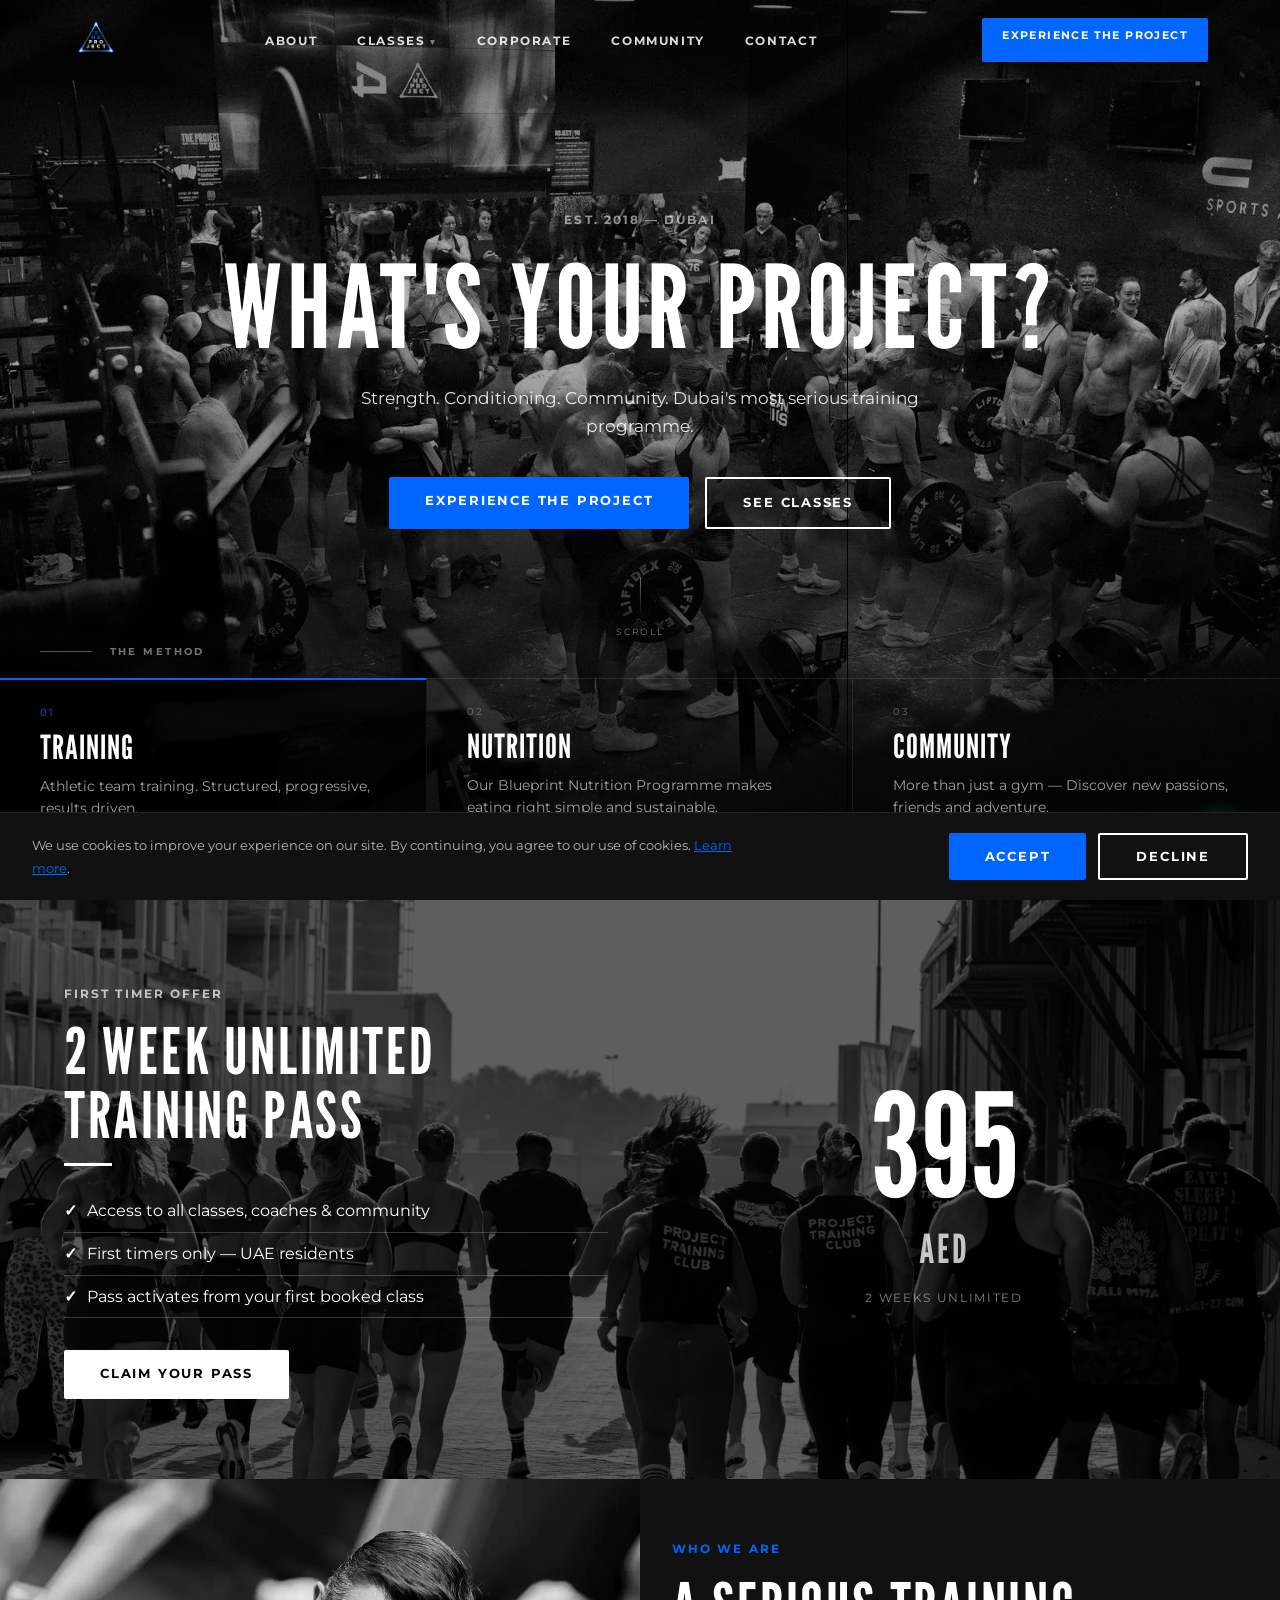
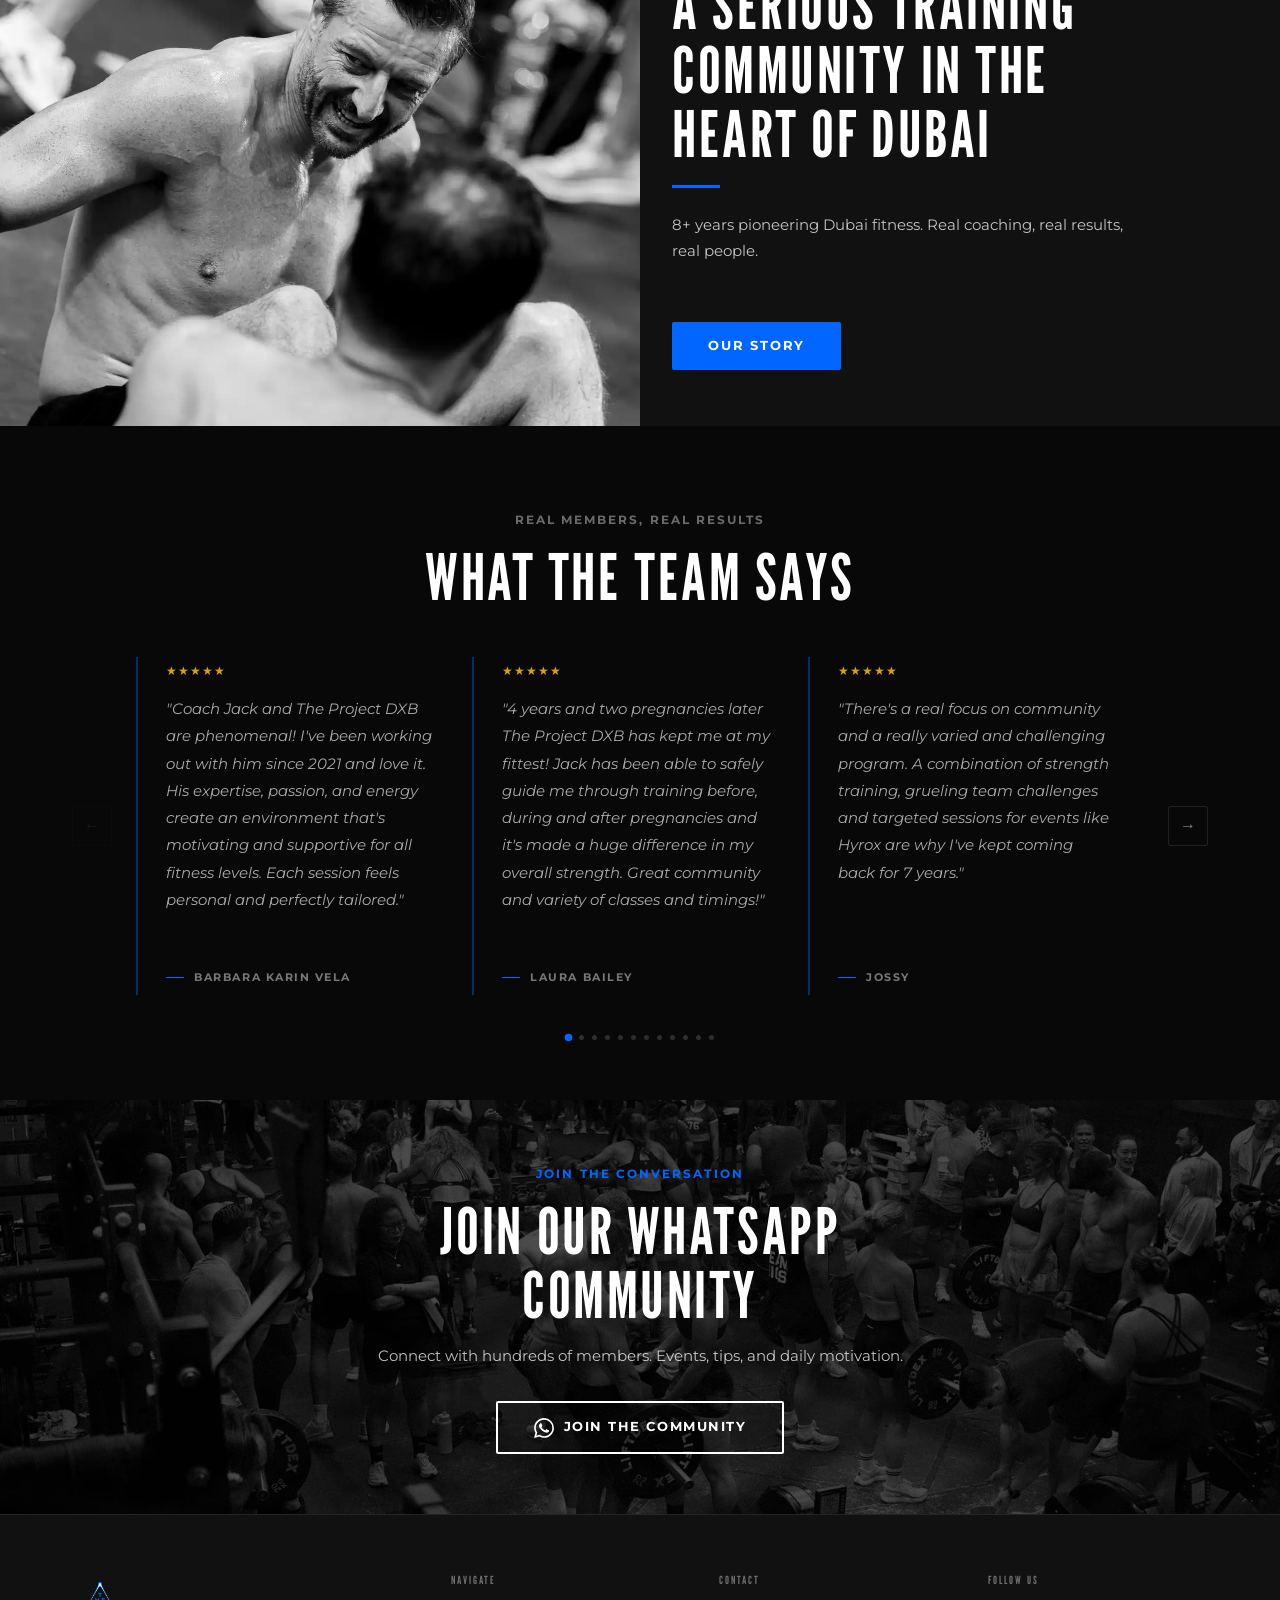
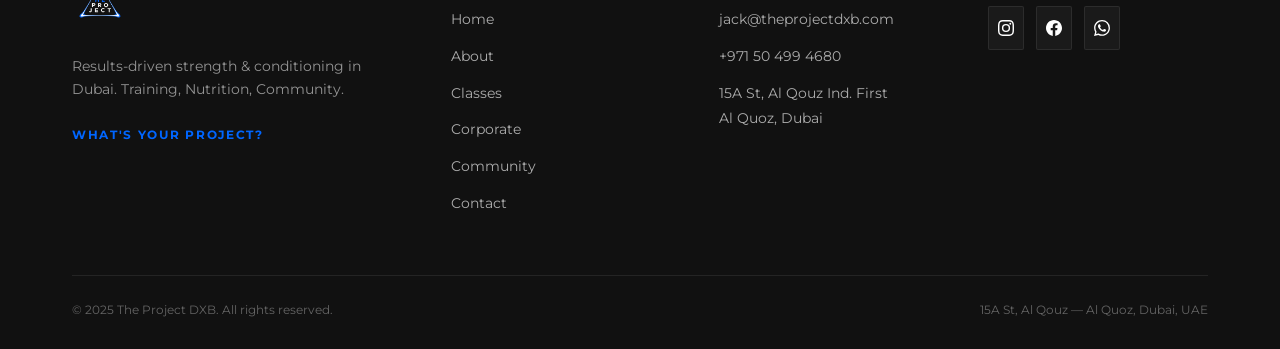
<file: index.html>
<!DOCTYPE html>
<html lang="en">
<head>
  <meta charset="UTF-8" />
  <meta name="viewport" content="width=device-width, initial-scale=1.0" />
  <title>The Project DXB — Strength & Conditioning Dubai</title>
  <meta name="description" content="Results-driven strength and conditioning in Dubai. Serious training, expert coaches, and a community built to push you further. Dubai." />
  <!-- ══ SEO — update domain if different ═════════════════ -->
  <link rel="canonical" href="https://www.theprojectdxb.com/" />
  <meta property="og:type" content="website" />
  <meta property="og:site_name" content="The Project DXB" />
  <meta property="og:url" content="https://www.theprojectdxb.com/" />
  <meta property="og:title" content="The Project DXB — Strength &amp; Conditioning Dubai" />
  <meta property="og:description" content="Results-driven strength and conditioning in Dubai. Serious training, expert coaches, and a community built to push you further." />
  <meta property="og:image" content="https://www.theprojectdxb.com/assets/images/IMG_7224.jpeg" />
  <meta name="twitter:card" content="summary_large_image" />
  <meta name="twitter:title" content="The Project DXB — Strength &amp; Conditioning Dubai" />
  <meta name="twitter:description" content="Results-driven strength and conditioning in Dubai. Serious training, expert coaches, and a community built to push you further." />
  <meta name="twitter:image" content="https://www.theprojectdxb.com/assets/images/IMG_7224.jpeg" />
  <script type="application/ld+json">
  {
    "@context": "https://schema.org",
    "@graph": [
      {
        "@type": "SportsActivityLocation",
        "@id": "https://www.theprojectdxb.com/#gym",
        "name": "The Project DXB",
        "description": "Results-driven strength and conditioning in Dubai. Serious training, expert coaches, and a community built to push you further.",
        "url": "https://www.theprojectdxb.com",
        "telephone": "+971504994680",
        "email": "jack@theprojectdxb.com",
        "foundingDate": "2018",
        "address": {
          "@type": "PostalAddress",
          "streetAddress": "15A St, Al Qouz Ind. First",
          "addressLocality": "Al Quoz",
          "addressRegion": "Dubai",
          "addressCountry": "AE"
        },
        "sameAs": [
          "https://www.instagram.com/theprojectdxb",
          "https://www.facebook.com/share/1aDbW2KLCJ/"
        ],
        "image": "https://www.theprojectdxb.com/assets/images/IMG_7224.jpeg",
        "priceRange": "$$"
      },
      {
        "@type": "WebSite",
        "@id": "https://www.theprojectdxb.com/#website",
        "url": "https://www.theprojectdxb.com",
        "name": "The Project DXB",
        "description": "Results-driven strength and conditioning in Dubai.",
        "publisher": { "@id": "https://www.theprojectdxb.com/#gym" }
      }
    ]
  }
  </script>
  <link rel="icon" type="image/x-icon" href="favicon.ico" />
  <link rel="apple-touch-icon" href="assets/images/favicon-180.png" />
  <link rel="stylesheet" href="assets/css/styles.css" />
  <link href="https://fonts.googleapis.com/css2?family=League+Gothic&display=swap" rel="stylesheet">
  <link href="https://fonts.cdnfonts.com/css/norwester" rel="stylesheet">
  <style>
    /* ── Hero + Pillars (combined interactive hero section) ── */

    .hero-pillars {
      position: relative;
      min-height: 100vh;
      display: flex;
      flex-direction: column;
      overflow: hidden;
    }

    /* Background image layers — stacked, crossfade on hover */
    .hp-bg {
      position: absolute;
      inset: 0;
      background-size: cover;
      background-position: center top;
      opacity: 0;
      transition: opacity 0.75s ease;
      will-change: opacity;
    }
    .hp-bg.active { opacity: 1; }

    /* Gradient overlay — heavier at bottom for pillar legibility */
    .hp-overlay {
      position: absolute;
      inset: 0;
      background: linear-gradient(
        to bottom,
        rgba(0,0,0,0.52) 0%,
        rgba(0,0,0,0.28) 35%,
        rgba(0,0,0,0.62) 65%,
        rgba(0,0,0,0.90) 100%
      );
      z-index: 1;
    }

    /* Upper hero text content */
    .hp-hero-content {
      position: relative;
      z-index: 2;
      flex: 1;
      display: flex;
      flex-direction: column;
      align-items: center;
      justify-content: center;
      text-align: center;
      padding: calc(var(--nav-h) + 4rem) 2rem 3rem;
      min-height: 62vh;
    }
    .hp-hero-content h1 { color: #fff; margin-bottom: 1.2rem; }
    .hp-hero-content .hero-sub {
      font-size: 1.05rem;
      color: rgba(255,255,255,0.88);
      max-width: 560px;
      margin: 0 auto 2.25rem;
    }
    .hp-hero-content .label {
      color: rgba(255,255,255,0.55);
      margin-bottom: 1.25rem;
    }

    /* Hero button group */
    .hero-btn-group {
      display: flex;
      flex-direction: row;
      gap: 1rem;
      justify-content: center;
      flex-wrap: wrap;
    }
    @media (max-width: 480px) {
      .hero-btn-group {
        flex-direction: column;
        align-items: center;
        width: 100%;
      }
      .hero-btn-group .btn {
        width: 100%;
        max-width: 320px;
        text-align: center;
      }
    }

    /* Scroll indicator */
    .hp-scroll {
      position: absolute;
      bottom: 260px;
      left: 50%;
      transform: translateX(-50%);
      z-index: 3;
      display: flex;
      flex-direction: column;
      align-items: center;
      gap: 8px;
      opacity: 0.45;
      pointer-events: none;
    }
    .hp-scroll span {
      font-size: 0.58rem;
      letter-spacing: 0.2em;
      text-transform: uppercase;
      color: #fff;
    }

    /* Bottom pillars area */
    .hp-bottom {
      position: relative;
      z-index: 2;
    }

    /* Tagline row — horizontal line to left of text */
    .hp-tagline-row {
      display: flex;
      align-items: center;
      padding: 0 2.5rem 1.1rem;
    }
    .hp-tagline-line {
      display: block;
      width: 52px;
      height: 1px;
      background: rgba(255,255,255,0.32);
      margin-right: 1.1rem;
      flex-shrink: 0;
    }
    .hp-tagline-text {
      font-family: 'Norwester', 'Montserrat', sans-serif;
      font-size: 0.63rem;
      font-weight: 700;
      letter-spacing: 0.24em;
      text-transform: uppercase;
      color: rgba(255,255,255,0.45);
    }

    /* Three-column pillar grid */
    .hp-pillars-grid {
      display: grid;
      grid-template-columns: repeat(3, 1fr);
    }

    .hp-pillar {
      padding: 1.6rem 2.5rem 2.4rem;
      cursor: pointer;
      border-top: 1px solid rgba(255,255,255,0.10);
      border-right: 1px solid rgba(255,255,255,0.07);
      background: transparent;
      transition: background 0.45s ease, border-top-color 0.45s ease;
    }
    .hp-pillar:last-child { border-right: none; }

    /* Active pillar — solid dark card to stand out */
    .hp-pillar.active {
      background: rgba(0,0,0,0.82);
      border-top: 2px solid var(--blue);
    }

    /* Pillar number label */
    .hp-pillar-num {
      display: block;
      font-family: 'Norwester', 'Montserrat', sans-serif;
      font-size: 0.6rem;
      letter-spacing: 0.22em;
      text-transform: uppercase;
      color: rgba(255,255,255,0.35);
      margin-bottom: 0.65rem;
      transition: color 0.35s ease;
    }
    .hp-pillar.active .hp-pillar-num { color: var(--blue); }

    .hp-pillar h3 {
      font-family: 'League Gothic', Impact, sans-serif;
      font-size: clamp(1.8rem, 2.6vw, 2.5rem);
      color: #fff;
      text-transform: uppercase;
      letter-spacing: 0.03em;
      line-height: 1;
      margin: 0 0 0.65rem;
    }
    .hp-pillar p {
      font-size: 0.86rem;
      color: rgba(255,255,255,0.62);
      line-height: 1.65;
      margin: 0 0 1rem;
    }
    .hp-pillar-link {
      display: inline-block;
      font-family: 'Norwester', 'Montserrat', sans-serif;
      font-size: 0.68rem;
      font-weight: 700;
      letter-spacing: 0.14em;
      text-transform: uppercase;
      color: var(--blue);
      text-decoration: none;
      transition: color 0.2s, letter-spacing 0.25s;
    }
    .hp-pillar-link:hover,
    .hp-pillar.active .hp-pillar-link { color: #fff; }

    @media (max-width: 768px) {
      .hp-pillars-grid { grid-template-columns: 1fr; }
      .hp-pillar { border-right: none; }
      .hp-scroll { display: none; }
      .hp-hero-content { min-height: 52vh; }
      .hp-tagline-row { padding: 0 1.5rem 1rem; }
      .hp-pillar { padding: 1.4rem 1.5rem 2rem; }
    }
  </style>
  <!-- Meta Pixel Code -->
<script>
!function(f,b,e,v,n,t,s)
{if(f.fbq)return;n=f.fbq=function(){n.callMethod?
n.callMethod.apply(n,arguments):n.queue.push(arguments)};
if(!f._fbq)f._fbq=n;n.push=n;n.loaded=!0;n.version='2.0';
n.queue=[];t=b.createElement(e);t.async=!0;
t.src=v;s=b.getElementsByTagName(e)[0];
s.parentNode.insertBefore(t,s)}(window, document,'script',
'https://connect.facebook.net/en_US/fbevents.js');
fbq('init', '1275177634174218');
fbq('track', 'PageView');
</script>
<noscript><img height="1" width="1" style="display:none"
src="https://www.facebook.com/tr?id=1275177634174218&ev=PageView&noscript=1"
/></noscript>
<!-- End Meta Pixel Code -->
</head>
<body>

  <!-- ══ NAVIGATION ══════════════════════════════════════ -->
  <nav class="nav">
    <div class="nav-inner">
      <a href="index.html" class="nav-logo">
        <img src="assets/images/logo-dark.png" alt="The Project DXB" />
      </a>
      <ul class="nav-links">
        <li><a href="about.html">About</a></li>
        <li class="has-dropdown">
          <a href="classes.html">Classes</a>
          <ul class="nav-dropdown">
            <li><a href="classes.html#schedule">Schedule</a></li>
            <li><a href="classes.html#memberships">Memberships</a></li>
            <li><a href="classes.html#project90">Project 90</a></li>
          </ul>
        </li>
        <li><a href="corporate.html">Corporate</a></li>
        <li><a href="community.html">Community</a></li>
        <li><a href="contact.html">Contact</a></li>
      </ul>
      <a href="https://wa.me/971504994680?text=Hi%20Coach%2C%20I%20would%20like%20to%20claim%20the%202%20free%20trial%20class%20offer%20please%3A%20Full%20Name%20/%20Email" target="_blank" rel="noopener" class="btn btn-primary nav-cta">Experience The Project</a>
      <button class="nav-burger" aria-label="Toggle menu">
        <span></span><span></span><span></span>
      </button>
    </div>
  </nav>

  <!-- Mobile Menu -->
  <div class="nav-mobile">
    <a href="about.html">About</a>
    <a href="classes.html">Classes</a>
    <a href="classes.html#schedule" class="nav-mobile-sub">&#8594; Schedule</a>
    <a href="classes.html#project90" class="nav-mobile-sub">&#8594; Project 90</a>
    <a href="corporate.html">Corporate</a>
    <a href="community.html">Community</a>
    <a href="contact.html">Contact</a>
    <a href="https://wa.me/971504994680?text=Hi%20Coach%2C%20I%20would%20like%20to%20claim%20the%202%20free%20trial%20class%20offer%20please%3A%20Full%20Name%20/%20Email" target="_blank" rel="noopener" class="btn btn-primary" style="text-align:center;margin-top:0.5rem;">Experience The Project</a>
  </div>

  <main>
  <!-- ══ HERO + PILLARS (combined interactive section) ══════ -->
  <section class="hero-pillars">

    <!-- Background image layers — each pillar swaps to its own image -->
    <div class="hp-bg active" id="hp-bg-0" style="background-image:url('assets/images/IMG_7224.jpeg'); background-position: center center;"></div>
    <div class="hp-bg" id="hp-bg-1" style="background-image:url('assets/images/Project-dxb-29.JPG');"></div>
    <div class="hp-bg" id="hp-bg-2" style="background-image:url('assets/images/IMG_7226.jpeg'); background-position: center 30%;"></div>
    <div class="hp-overlay"></div>

    <!-- Upper hero text -->
    <div class="hp-hero-content fade-up">
      <span class="label">Est. 2018 — Dubai</span>
      <h1>WHAT'S YOUR PROJECT?</h1>
      <p class="hero-sub">Strength. Conditioning. Community. Dubai's most serious training programme.</p>
      <div class="hero-btn-group">
        <a href="https://wa.me/971504994680?text=Hi%20Coach%2C%20I%20would%20like%20to%20claim%20the%202%20free%20trial%20class%20offer%20please%3A%20Full%20Name%20/%20Email" target="_blank" rel="noopener" class="btn btn-primary">Experience The Project</a>
        <a href="classes.html" class="btn btn-outline">See Classes</a>
      </div>
    </div>

    <!-- Subtle scroll nudge -->
    <div class="hp-scroll">
      <div class="scroll-line"></div>
      <span>Scroll</span>
    </div>

    <!-- Bottom pillars strip -->
    <div class="hp-bottom">
      <div class="hp-tagline-row">
        <span class="hp-tagline-line"></span>
        <span class="hp-tagline-text">The Method</span>
      </div>
      <div class="hp-pillars-grid">

        <div class="hp-pillar active" data-pillar="0">
          <span class="hp-pillar-num">01</span>
          <h3>Training</h3>
          <p>Athletic team training. Structured, progressive, results driven.</p>
          <a href="classes.html" class="hp-pillar-link">See Schedule →</a>
        </div>

        <div class="hp-pillar" data-pillar="1">
          <span class="hp-pillar-num">02</span>
          <h3>Nutrition</h3>
          <p>Our Blueprint Nutrition Programme makes eating right simple and sustainable.</p>
          <a href="classes.html#nutrition" class="hp-pillar-link">Learn More →</a>
        </div>

        <div class="hp-pillar" data-pillar="2">
          <span class="hp-pillar-num">03</span>
          <h3>Community</h3>
          <p>More than just a gym — Discover new passions, friends and adventure.</p>
          <a href="community.html" class="hp-pillar-link">Join the Community →</a>
        </div>

      </div>
    </div>

  </section>

  <!-- ══ TRIAL OFFER ═══════════════════════════════════════ -->
  <section class="trial-section" id="trial">
    <div class="hero-bg" style="background-image:url('assets/images/5T5A0367-2.jpg');background-position:center 30%;"></div>
    <div class="trial-overlay"></div>
    <div class="container" style="position:relative;z-index:2;padding:80px 1.5rem;">
      <div style="display:grid;grid-template-columns:1fr 1fr;gap:4rem;align-items:center;">
        <div class="fade-up">
          <span class="label" style="color:rgba(255,255,255,0.7);">First Timer Offer</span>
          <h2 style="color:#fff;">2 WEEK UNLIMITED TRAINING PASS</h2>
          <div class="divider" style="background:#fff;"></div>
          <ul style="margin:1.5rem 0;list-style:none;padding:0;">
            <li style="padding:0.5rem 0;border-bottom:1px solid rgba(255,255,255,0.2);font-family:'Norwester','Montserrat',sans-serif;color:#fff;display:flex;align-items:center;gap:10px;"><span style="color:#fff;font-weight:700;">✓</span> Access to all classes, coaches &amp; community</li>
            <li style="padding:0.5rem 0;border-bottom:1px solid rgba(255,255,255,0.2);font-family:'Norwester','Montserrat',sans-serif;color:#fff;display:flex;align-items:center;gap:10px;"><span style="color:#fff;font-weight:700;">✓</span> First timers only — UAE residents</li>
            <li style="padding:0.5rem 0;border-bottom:1px solid rgba(255,255,255,0.2);font-family:'Norwester','Montserrat',sans-serif;color:#fff;display:flex;align-items:center;gap:10px;"><span style="color:#fff;font-weight:700;">✓</span> Pass activates from your first booked class</li>
          </ul>
          <a href="https://app.glofox.com/portal/#/branch/63580b8964b3baeee4037774/memberships" target="_blank" rel="noopener" class="btn btn-white" style="margin-top:0.5rem;">Claim Your Pass</a>
        </div>
        <div class="fade-up fade-up-d1" style="text-align:center;">
          <span style="font-family:'League Gothic','Impact',sans-serif;font-size:clamp(5rem,12vw,9rem);color:#fff;line-height:1;display:block;">395</span>
          <span style="font-family:'League Gothic','Impact',sans-serif;font-size:2.5rem;color:rgba(255,255,255,0.75);display:block;letter-spacing:0.05em;">AED</span>
          <span style="font-family:'Norwester','Montserrat',sans-serif;font-size:0.75rem;color:rgba(255,255,255,0.5);letter-spacing:0.14em;text-transform:uppercase;margin-top:0.5rem;display:block;">2 Weeks Unlimited</span>
        </div>
      </div>
    </div>
  </section>

  <!-- ══ ABOUT SNAPSHOT ═══════════════════════════════════ -->
  <div class="split">
    <div class="split-img" style="background-image:url('assets/images/5T5A0628-Enhanced-NR.jpg');"></div>
    <div class="split-content">
      <div class="split-content-inner">
        <span class="label">Who We Are</span>
        <h2>A SERIOUS TRAINING COMMUNITY IN THE HEART OF DUBAI</h2>
        <div class="divider"></div>
        <p>8+ years pioneering Dubai fitness. Real coaching, real results, real people.</p>
        <br/>
        <a href="about.html" class="btn btn-primary">Our Story</a>
      </div>
    </div>
  </div>

  <!-- ══ TESTIMONIALS ══════════════════════════════════════ -->
  <section class="testimonials section">
    <div class="container">
      <div class="section-header fade-up">
        <span class="label">Real Members, Real Results</span>
        <h2>What the Team Says</h2>
      </div>

      <div class="slider-wrapper">
        <button class="slider-btn slider-prev" aria-label="Previous review">&#8592;</button>
        <div class="slider-viewport">
          <div class="slider-track" id="reviewTrack">

            <div class="testimonial-card">
              <div class="testimonial-inner">
                <div class="testimonial-stars">★★★★★</div>
                <p class="testimonial-text">"Coach Jack and The Project DXB are phenomenal! I've been working out with him since 2021 and love it. His expertise, passion, and energy create an environment that's motivating and supportive for all fitness levels. Each session feels personal and perfectly tailored."</p>
                <div class="testimonial-name">Barbara Karin Vela</div>
              </div>
            </div>

            <div class="testimonial-card">
              <div class="testimonial-inner">
                <div class="testimonial-stars">★★★★★</div>
                <p class="testimonial-text">"4 years and two pregnancies later The Project DXB has kept me at my fittest! Jack has been able to safely guide me through training before, during and after pregnancies and it's made a huge difference in my overall strength. Great community and variety of classes and timings!"</p>
                <div class="testimonial-name">Laura Bailey</div>
              </div>
            </div>

            <div class="testimonial-card">
              <div class="testimonial-inner">
                <div class="testimonial-stars">★★★★★</div>
                <p class="testimonial-text">"There's a real focus on community and a really varied and challenging program. A combination of strength training, grueling team challenges and targeted sessions for events like Hyrox are why I've kept coming back for 7 years."</p>
                <div class="testimonial-name">Jossy</div>
              </div>
            </div>

            <div class="testimonial-card">
              <div class="testimonial-inner">
                <div class="testimonial-stars">★★★★★</div>
                <p class="testimonial-text">"I've been training at the Project for the past 8 months, and it's been a game-changer. Every workout is challenging yet motivating, and the programming is well-thought-out. The community is another level — everyone is supportive, whether you're a beginner or a seasoned athlete."</p>
                <div class="testimonial-name">Eoghan O Brien</div>
              </div>
            </div>

            <div class="testimonial-card">
              <div class="testimonial-inner">
                <div class="testimonial-stars">★★★★★</div>
                <p class="testimonial-text">"I can't say enough good things about Jack & The Project DXB! From the moment I started, I've felt supported, motivated, and challenged in all the right ways. They have such a fab community spirit — best in Dubai! My confidence has skyrocketed."</p>
                <div class="testimonial-name">Kirsty Walker</div>
              </div>
            </div>

            <div class="testimonial-card">
              <div class="testimonial-inner">
                <div class="testimonial-stars">★★★★★</div>
                <p class="testimonial-text">"The level of care and customization here is unmatched. Whether you're a beginner or advanced, the programs are adaptable and engaging, and the results speak for themselves. They truly go above and beyond to help you reach your fitness goals."</p>
                <div class="testimonial-name">Justin Gatchalian</div>
              </div>
            </div>

            <div class="testimonial-card">
              <div class="testimonial-inner">
                <div class="testimonial-stars">★★★★★</div>
                <p class="testimonial-text">"The Project DXB truly is a fitness community with members being at the heart of what drives Head Coach Jack to continually bring the best classes and service. The vibe is warm, welcoming, and supportive for all levels and abilities."</p>
                <div class="testimonial-name">Leanne Miles</div>
              </div>
            </div>

            <div class="testimonial-card">
              <div class="testimonial-inner">
                <div class="testimonial-stars">★★★★★</div>
                <p class="testimonial-text">"Awesome gym and an awesome community. The perfect place to get fit and stay fit. Jack's a master at his craft — the Project is amazing for all levels and is tailored to you. Highly recommend as someone who has trained with Jack and the team for 10 years."</p>
                <div class="testimonial-name">Steve Worobec</div>
              </div>
            </div>

            <div class="testimonial-card">
              <div class="testimonial-inner">
                <div class="testimonial-stars">★★★★★</div>
                <p class="testimonial-text">"Nearly two years in and it's one of the best fitness decisions I've ever made. The progress I've seen in strength and conditioning has been incredible. The coaches are not only knowledgeable but genuinely invested in helping each member reach their goals."</p>
                <div class="testimonial-name">Kahna Gilligan</div>
              </div>
            </div>

            <div class="testimonial-card">
              <div class="testimonial-inner">
                <div class="testimonial-stars">★★★★★</div>
                <p class="testimonial-text">"I love the community there and Jack is a great trainer who really knows his stuff and is super supportive. Good mix of classes for all levels of fitness. I'd recommend to anyone."</p>
                <div class="testimonial-name">Nicholas Roley</div>
              </div>
            </div>

            <div class="testimonial-card">
              <div class="testimonial-inner">
                <div class="testimonial-stars">★★★★★</div>
                <p class="testimonial-text">"Best weekly training structure in Dubai! Whether you're wanting to get functionally fit or in the best shape of your life, The Project DXB is the gym for you!"</p>
                <div class="testimonial-name">Jake Heath</div>
              </div>
            </div>

            <div class="testimonial-card">
              <div class="testimonial-inner">
                <div class="testimonial-stars">★★★★★</div>
                <p class="testimonial-text">"What started as a 'weeks trial' has turned into a full time membership! The classes are focused around strength and building your engine. Jack genuinely cares about you and your goals. I look forward to training here every morning. What a vibe!!"</p>
                <div class="testimonial-name">Laura Davies</div>
              </div>
            </div>

            <div class="testimonial-card">
              <div class="testimonial-inner">
                <div class="testimonial-stars">★★★★★</div>
                <p class="testimonial-text">"A great quality coaching program with a good range of classes covering strength, conditioning and engine training. Above all, the community spirit built by Jack is what keeps me coming back. A big friendly bunch all supporting and pushing each other every day!"</p>
                <div class="testimonial-name">Mark Johnson</div>
              </div>
            </div>

            <div class="testimonial-card">
              <div class="testimonial-inner">
                <div class="testimonial-stars">★★★★★</div>
                <p class="testimonial-text">"An amazing gym for all levels, a great community and coaching that helps you achieve whatever your goals are. Joining The Project DXB changed my life. The community, like-minded friends, the fun and the social events — you have to take that first step."</p>
                <div class="testimonial-name">James Collin</div>
              </div>
            </div>

          </div><!-- /slider-track -->
        </div><!-- /slider-viewport -->
        <button class="slider-btn slider-next" aria-label="Next review">&#8594;</button>
      </div><!-- /slider-wrapper -->

      <div class="slider-dots" id="reviewDots"></div>

    </div>
  </section>

  <script>
  (function() {
    const track    = document.getElementById('reviewTrack');
    const dotsWrap = document.getElementById('reviewDots');
    const prevBtn  = document.querySelector('.slider-prev');
    const nextBtn  = document.querySelector('.slider-next');
    const cards    = track.querySelectorAll('.testimonial-card');
    const total    = cards.length;
    let current = 0;
    let autoTimer;

    function getVisible() {
      if (window.innerWidth < 600)  return 1;
      if (window.innerWidth < 900)  return 2;
      return 3;
    }

    function getMax() { return total - getVisible(); }

    function setCardWidths() {
      const pct = 100 / getVisible() + '%';
      cards.forEach(c => c.style.flexBasis = pct);
    }

    function goTo(idx) {
      current = Math.max(0, Math.min(idx, getMax()));
      const pct = 100 / getVisible();
      track.style.transform = 'translateX(-' + (current * pct) + '%)';
      prevBtn.disabled = current === 0;
      nextBtn.disabled = current >= getMax();
      document.querySelectorAll('.slider-dot').forEach((d, i) => {
        d.classList.toggle('active', i === current);
      });
    }

    function buildDots() {
      dotsWrap.innerHTML = '';
      const max = getMax();
      for (let i = 0; i <= max; i++) {
        const d = document.createElement('button');
        d.className = 'slider-dot' + (i === 0 ? ' active' : '');
        d.setAttribute('aria-label', 'Go to review ' + (i + 1));
        d.addEventListener('click', () => { goTo(i); resetAuto(); });
        dotsWrap.appendChild(d);
      }
    }

    function resetAuto() {
      clearInterval(autoTimer);
      autoTimer = setInterval(() => {
        goTo(current >= getMax() ? 0 : current + 1);
      }, 5000);
    }

    function init() {
      setCardWidths();
      buildDots();
      goTo(0);
      resetAuto();
    }

    prevBtn.addEventListener('click', () => { goTo(current - 1); resetAuto(); });
    nextBtn.addEventListener('click', () => { goTo(current + 1); resetAuto(); });
    window.addEventListener('resize', init);

    // Touch swipe
    let touchX = 0;
    track.addEventListener('touchstart', e => { touchX = e.touches[0].clientX; }, {passive:true});
    track.addEventListener('touchend', e => {
      const dx = touchX - e.changedTouches[0].clientX;
      if (Math.abs(dx) > 40) { goTo(dx > 0 ? current + 1 : current - 1); resetAuto(); }
    }, {passive:true});

    init();
  })();
  </script>

  <!-- ══ WHATSAPP COMMUNITY CTA ════════════════════════════ -->
  <section class="wa-section">
    <div class="hero-bg" style="background-image:url('assets/images/IMG_7224.jpeg');background-attachment:scroll;"></div>
    <div class="hero-overlay"></div>
    <div class="wa-section-content fade-up">
      <span class="label">Join the Conversation</span>
      <h2>Join Our WhatsApp Community</h2>
      <p>Connect with hundreds of members. Events, tips, and daily motivation.</p>
      <a href="https://chat.whatsapp.com/GjJSL7JxPBIE38OpQnCXCo" target="_blank" rel="noopener" class="btn-wa">
        <svg viewBox="0 0 24 24" xmlns="http://www.w3.org/2000/svg"><path d="M17.472 14.382c-.297-.149-1.758-.867-2.03-.967-.273-.099-.471-.148-.67.15-.197.297-.767.966-.94 1.164-.173.199-.347.223-.644.075-.297-.15-1.255-.463-2.39-1.475-.883-.788-1.48-1.761-1.653-2.059-.173-.297-.018-.458.13-.606.134-.133.298-.347.446-.52.149-.174.198-.298.298-.497.099-.198.05-.371-.025-.52-.075-.149-.669-1.612-.916-2.207-.242-.579-.487-.5-.669-.51-.173-.008-.371-.01-.57-.01-.198 0-.52.074-.792.372-.272.297-1.04 1.016-1.04 2.479 0 1.462 1.065 2.875 1.213 3.074.149.198 2.096 3.2 5.077 4.487.709.306 1.262.489 1.694.625.712.227 1.36.195 1.871.118.571-.085 1.758-.719 2.006-1.413.248-.694.248-1.289.173-1.413-.074-.124-.272-.198-.57-.347m-5.421 7.403h-.004a9.87 9.87 0 01-5.031-1.378l-.361-.214-3.741.982.998-3.648-.235-.374a9.86 9.86 0 01-1.51-5.26c.001-5.45 4.436-9.884 9.888-9.884 2.64 0 5.122 1.03 6.988 2.898a9.825 9.825 0 012.893 6.994c-.003 5.45-4.437 9.884-9.885 9.884m8.413-18.297A11.815 11.815 0 0012.05 0C5.495 0 .16 5.335.157 11.892c0 2.096.547 4.142 1.588 5.945L.057 24l6.305-1.654a11.882 11.882 0 005.683 1.448h.005c6.554 0 11.89-5.335 11.893-11.893a11.821 11.821 0 00-3.48-8.413z"/></svg>
        Join the Community
      </a>
    </div>
  </section>
  </main>

  <!-- ══ FOOTER ════════════════════════════════════════════ -->
  <footer class="footer">
    <div class="container">
      <div class="footer-grid">
        <div>
          <div class="footer-logo">
            <img src="assets/images/logo-dark.png" alt="The Project DXB" />
          </div>
          <p class="footer-about">Results-driven strength &amp; conditioning in Dubai. Training, Nutrition, Community.</p>
          <p class="footer-phrase">What's your Project?</p>
        </div>
        <div class="footer-col">
          <h4>Navigate</h4>
          <ul>
            <li><a href="index.html">Home</a></li>
            <li><a href="about.html">About</a></li>
            <li><a href="classes.html">Classes</a></li>
            <li><a href="corporate.html">Corporate</a></li>
            <li><a href="community.html">Community</a></li>
            <li><a href="contact.html">Contact</a></li>
          </ul>
        </div>
        <div class="footer-col">
          <h4>Contact</h4>
          <ul>
            <li><a href="mailto:jack@theprojectdxb.com">jack@theprojectdxb.com</a></li>
            <li><a href="tel:+971504994680">+971 50 499 4680</a></li>
            <li><a href="contact.html#location">15A St, Al Qouz Ind. First<br/>Al Quoz, Dubai</a></li>
          </ul>
        </div>
        <div class="footer-col">
          <h4>Follow Us</h4>
          <div class="social-links">
            <a href="https://www.instagram.com/theprojectdxb" target="_blank" rel="noopener" class="social-link" aria-label="Instagram">
              <svg viewBox="0 0 24 24"><path d="M12 2.163c3.204 0 3.584.012 4.85.07 3.252.148 4.771 1.691 4.919 4.919.058 1.265.069 1.645.069 4.849 0 3.205-.012 3.584-.069 4.849-.149 3.225-1.664 4.771-4.919 4.919-1.266.058-1.644.07-4.85.07-3.204 0-3.584-.012-4.849-.07-3.26-.149-4.771-1.699-4.919-4.92-.058-1.265-.07-1.644-.07-4.849 0-3.204.013-3.583.07-4.849.149-3.227 1.664-4.771 4.919-4.919 1.266-.057 1.645-.069 4.849-.069zM12 0C8.741 0 8.333.014 7.053.072 2.695.272.273 2.69.073 7.052.014 8.333 0 8.741 0 12c0 3.259.014 3.668.072 4.948.2 4.358 2.618 6.78 6.98 6.98C8.333 23.986 8.741 24 12 24c3.259 0 3.668-.014 4.948-.072 4.354-.2 6.782-2.618 6.979-6.98.059-1.28.073-1.689.073-4.948 0-3.259-.014-3.667-.072-4.947-.196-4.354-2.617-6.78-6.979-6.98C15.668.014 15.259 0 12 0zm0 5.838a6.162 6.162 0 100 12.324 6.162 6.162 0 000-12.324zM12 16a4 4 0 110-8 4 4 0 010 8zm6.406-11.845a1.44 1.44 0 100 2.881 1.44 1.44 0 000-2.881z"/></svg>
            </a>
            <a href="https://www.facebook.com/share/1aDbW2KLCJ/" target="_blank" rel="noopener" class="social-link" aria-label="Facebook">
              <svg viewBox="0 0 24 24"><path d="M24 12.073c0-6.627-5.373-12-12-12s-12 5.373-12 12c0 5.99 4.388 10.954 10.125 11.854v-8.385H7.078v-3.47h3.047V9.43c0-3.007 1.792-4.669 4.533-4.669 1.312 0 2.686.235 2.686.235v2.953H15.83c-1.491 0-1.956.925-1.956 1.874v2.25h3.328l-.532 3.47h-2.796v8.385C19.612 23.027 24 18.062 24 12.073z"/></svg>
            </a>
            <a href="https://chat.whatsapp.com/GjJSL7JxPBIE38OpQnCXCo" target="_blank" rel="noopener" class="social-link" aria-label="WhatsApp Community">
              <svg viewBox="0 0 24 24"><path d="M17.472 14.382c-.297-.149-1.758-.867-2.03-.967-.273-.099-.471-.148-.67.15-.197.297-.767.966-.94 1.164-.173.199-.347.223-.644.075-.297-.15-1.255-.463-2.39-1.475-.883-.788-1.48-1.761-1.653-2.059-.173-.297-.018-.458.13-.606.134-.133.298-.347.446-.52.149-.174.198-.298.298-.497.099-.198.05-.371-.025-.52-.075-.149-.669-1.612-.916-2.207-.242-.579-.487-.5-.669-.51-.173-.008-.371-.01-.57-.01-.198 0-.52.074-.792.372-.272.297-1.04 1.016-1.04 2.479 0 1.462 1.065 2.875 1.213 3.074.149.198 2.096 3.2 5.077 4.487.709.306 1.262.489 1.694.625.712.227 1.36.195 1.871.118.571-.085 1.758-.719 2.006-1.413.248-.694.248-1.289.173-1.413-.074-.124-.272-.198-.57-.347m-5.421 7.403h-.004a9.87 9.87 0 01-5.031-1.378l-.361-.214-3.741.982.998-3.648-.235-.374a9.86 9.86 0 01-1.51-5.26c.001-5.45 4.436-9.884 9.888-9.884 2.64 0 5.122 1.03 6.988 2.898a9.825 9.825 0 012.893 6.994c-.003 5.45-4.437 9.884-9.885 9.884m8.413-18.297A11.815 11.815 0 0012.05 0C5.495 0 .16 5.335.157 11.892c0 2.096.547 4.142 1.588 5.945L.057 24l6.305-1.654a11.882 11.882 0 005.683 1.448h.005c6.554 0 11.89-5.335 11.893-11.893a11.821 11.821 0 00-3.48-8.413z"/></svg>
            </a>
          </div>
        </div>
      </div>
      <div class="footer-bottom">
        <span>© 2025 The Project DXB. All rights reserved.</span>
        <span>15A St, Al Qouz — Al Quoz, Dubai, UAE</span>
      </div>
    </div>
  </footer>

  <!-- ══ WHATSAPP FLOAT ════════════════════════════════════ -->
  <a href="https://wa.me/971504994680?text=Hi%20Coach%2C%20I%20would%20like%20to%20claim%20the%202%20free%20trial%20class%20offer%20please%3A%20Full%20Name%20/%20Email" target="_blank" rel="noopener" class="wa-float" aria-label="Experience The Project">
    <span class="wa-tooltip">Experience The Project</span>
    <svg viewBox="0 0 24 24"><path d="M17.472 14.382c-.297-.149-1.758-.867-2.03-.967-.273-.099-.471-.148-.67.15-.197.297-.767.966-.94 1.164-.173.199-.347.223-.644.075-.297-.15-1.255-.463-2.39-1.475-.883-.788-1.48-1.761-1.653-2.059-.173-.297-.018-.458.13-.606.134-.133.298-.347.446-.52.149-.174.198-.298.298-.497.099-.198.05-.371-.025-.52-.075-.149-.669-1.612-.916-2.207-.242-.579-.487-.5-.669-.51-.173-.008-.371-.01-.57-.01-.198 0-.52.074-.792.372-.272.297-1.04 1.016-1.04 2.479 0 1.462 1.065 2.875 1.213 3.074.149.198 2.096 3.2 5.077 4.487.709.306 1.262.489 1.694.625.712.227 1.36.195 1.871.118.571-.085 1.758-.719 2.006-1.413.248-.694.248-1.289.173-1.413-.074-.124-.272-.198-.57-.347m-5.421 7.403h-.004a9.87 9.87 0 01-5.031-1.378l-.361-.214-3.741.982.998-3.648-.235-.374a9.86 9.86 0 01-1.51-5.26c.001-5.45 4.436-9.884 9.888-9.884 2.64 0 5.122 1.03 6.988 2.898a9.825 9.825 0 012.893 6.994c-.003 5.45-4.437 9.884-9.885 9.884m8.413-18.297A11.815 11.815 0 0012.05 0C5.495 0 .16 5.335.157 11.892c0 2.096.547 4.142 1.588 5.945L.057 24l6.305-1.654a11.882 11.882 0 005.683 1.448h.005c6.554 0 11.89-5.335 11.893-11.893a11.821 11.821 0 00-3.48-8.413z"/></svg>
  </a>

  <!-- ══ COOKIE BANNER ═════════════════════════════════════ -->
  <div class="cookie-banner hidden">
    <p class="cookie-text">We use cookies to improve your experience on our site. By continuing, you agree to our use of cookies. <a href="#">Learn more</a>.</p>
    <div class="cookie-actions">
      <button class="btn btn-primary cookie-accept">Accept</button>
      <button class="btn btn-outline cookie-decline">Decline</button>
    </div>
  </div>

  <!-- ══ HERO PILLARS — hover image swap ══════════════════ -->
  <script>
  (function () {
    const pillars = document.querySelectorAll('.hp-pillar');
    const bgs     = document.querySelectorAll('.hp-bg');
    if (!pillars.length || !bgs.length) return;

    function activate(idx) {
      pillars.forEach((p, i) => p.classList.toggle('active', i === idx));
      bgs.forEach((b, i)     => b.classList.toggle('active', i === idx));
    }

    pillars.forEach((pillar, idx) => {
      pillar.addEventListener('mouseenter', () => activate(idx));
    });
  })();
  </script>

  <script src="assets/js/main.js"></script>
</body>
</html>
</file>
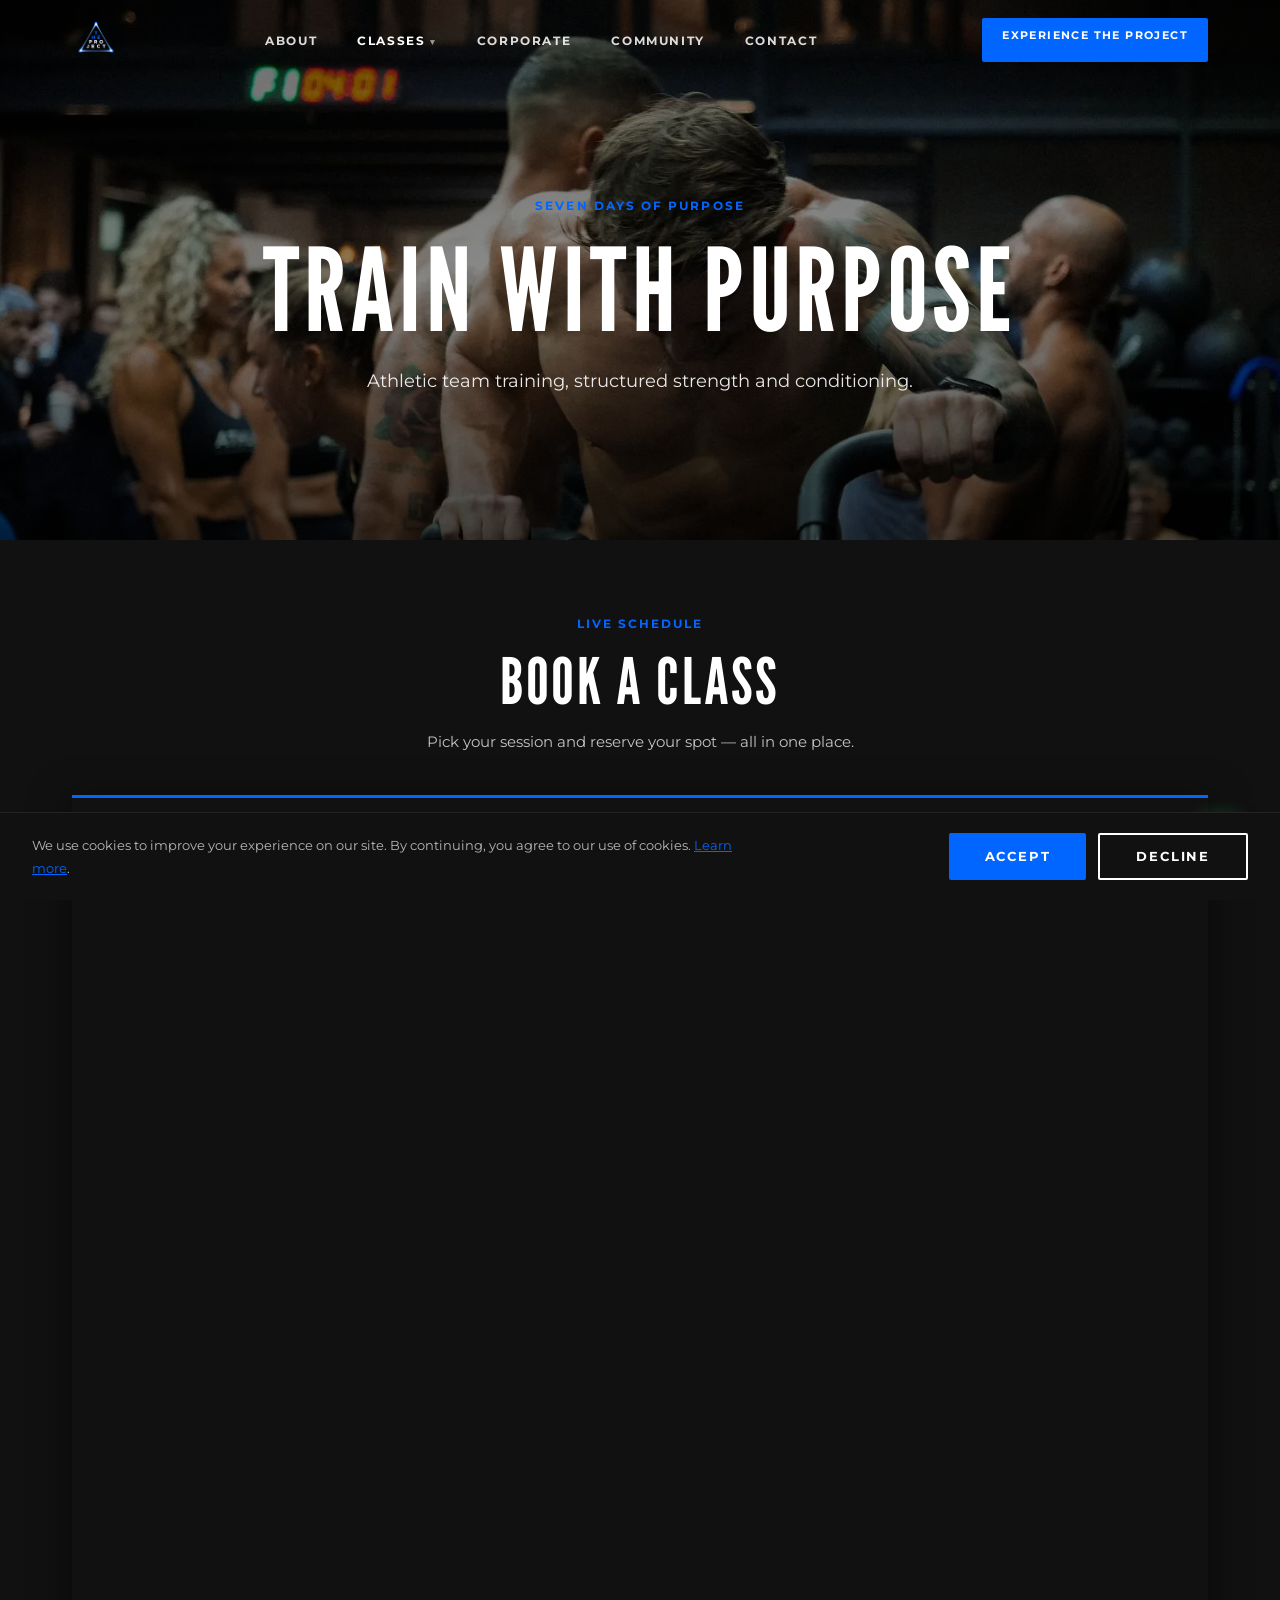
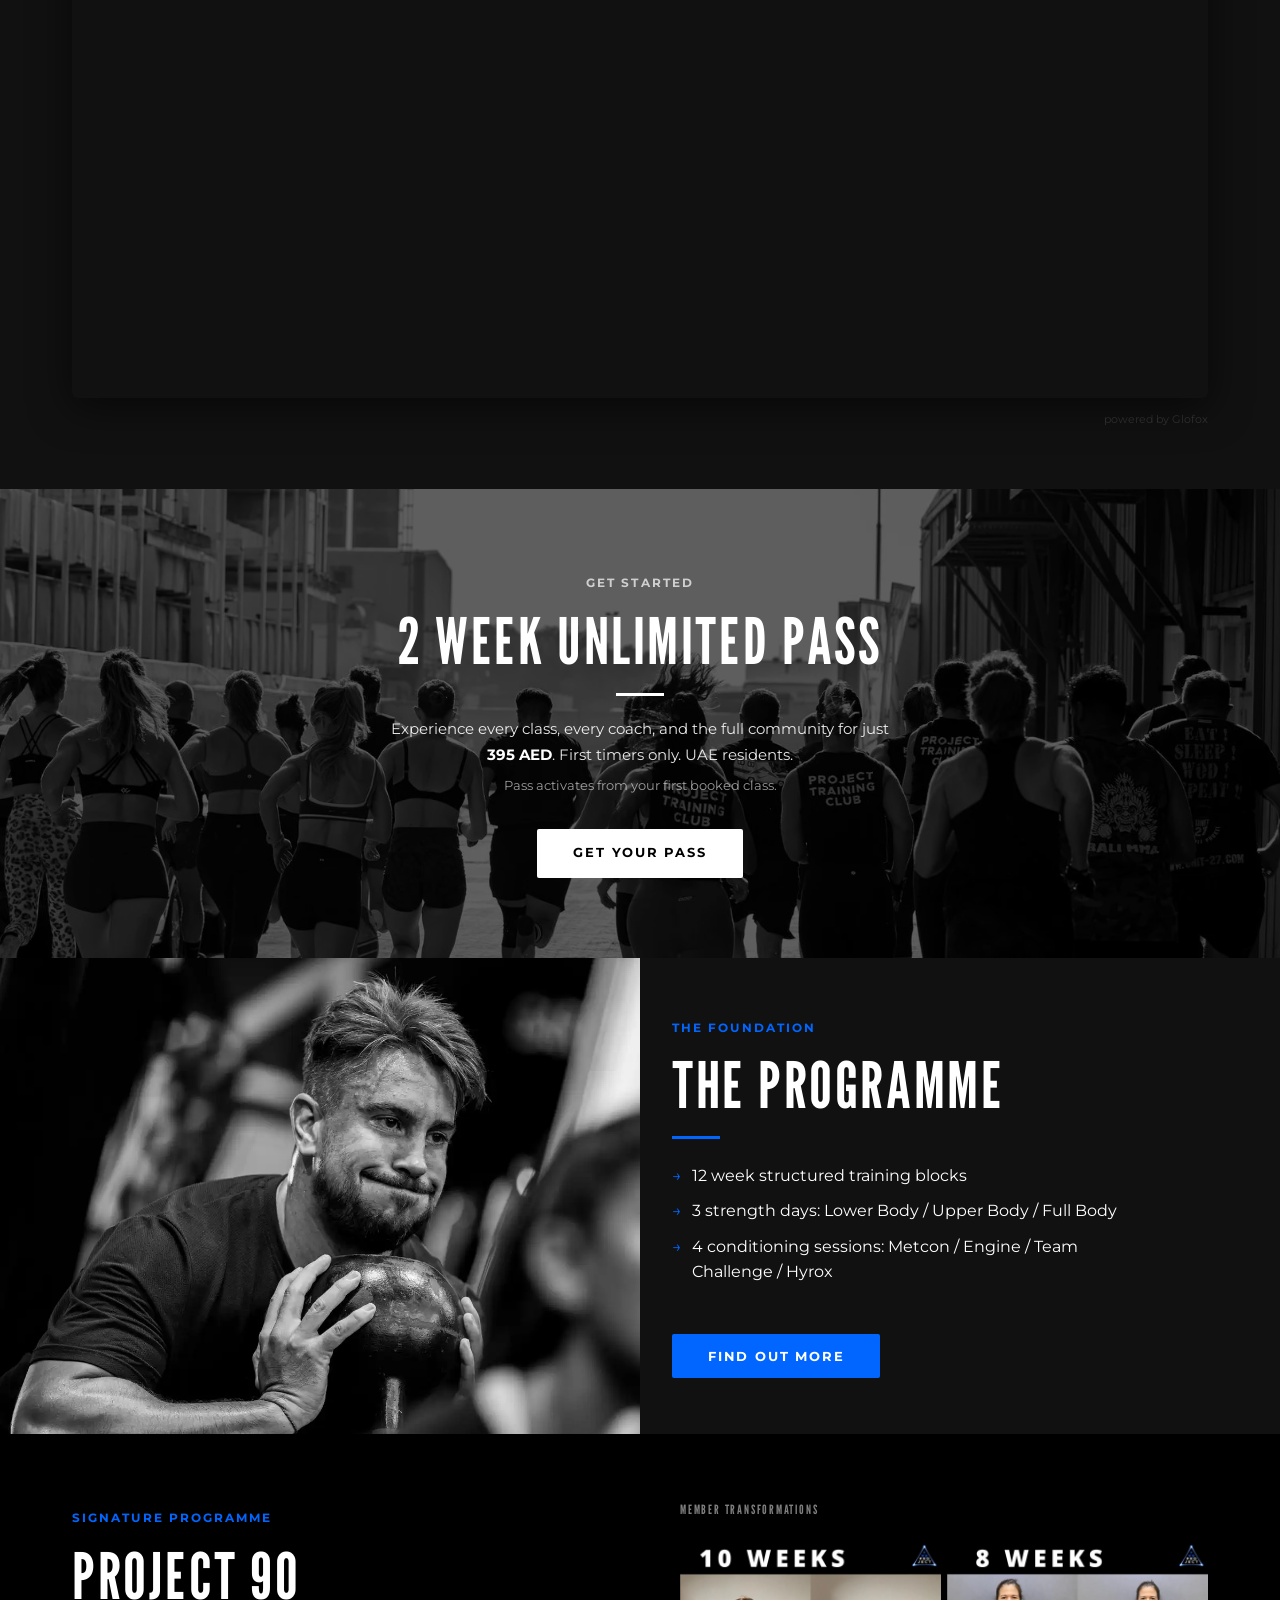
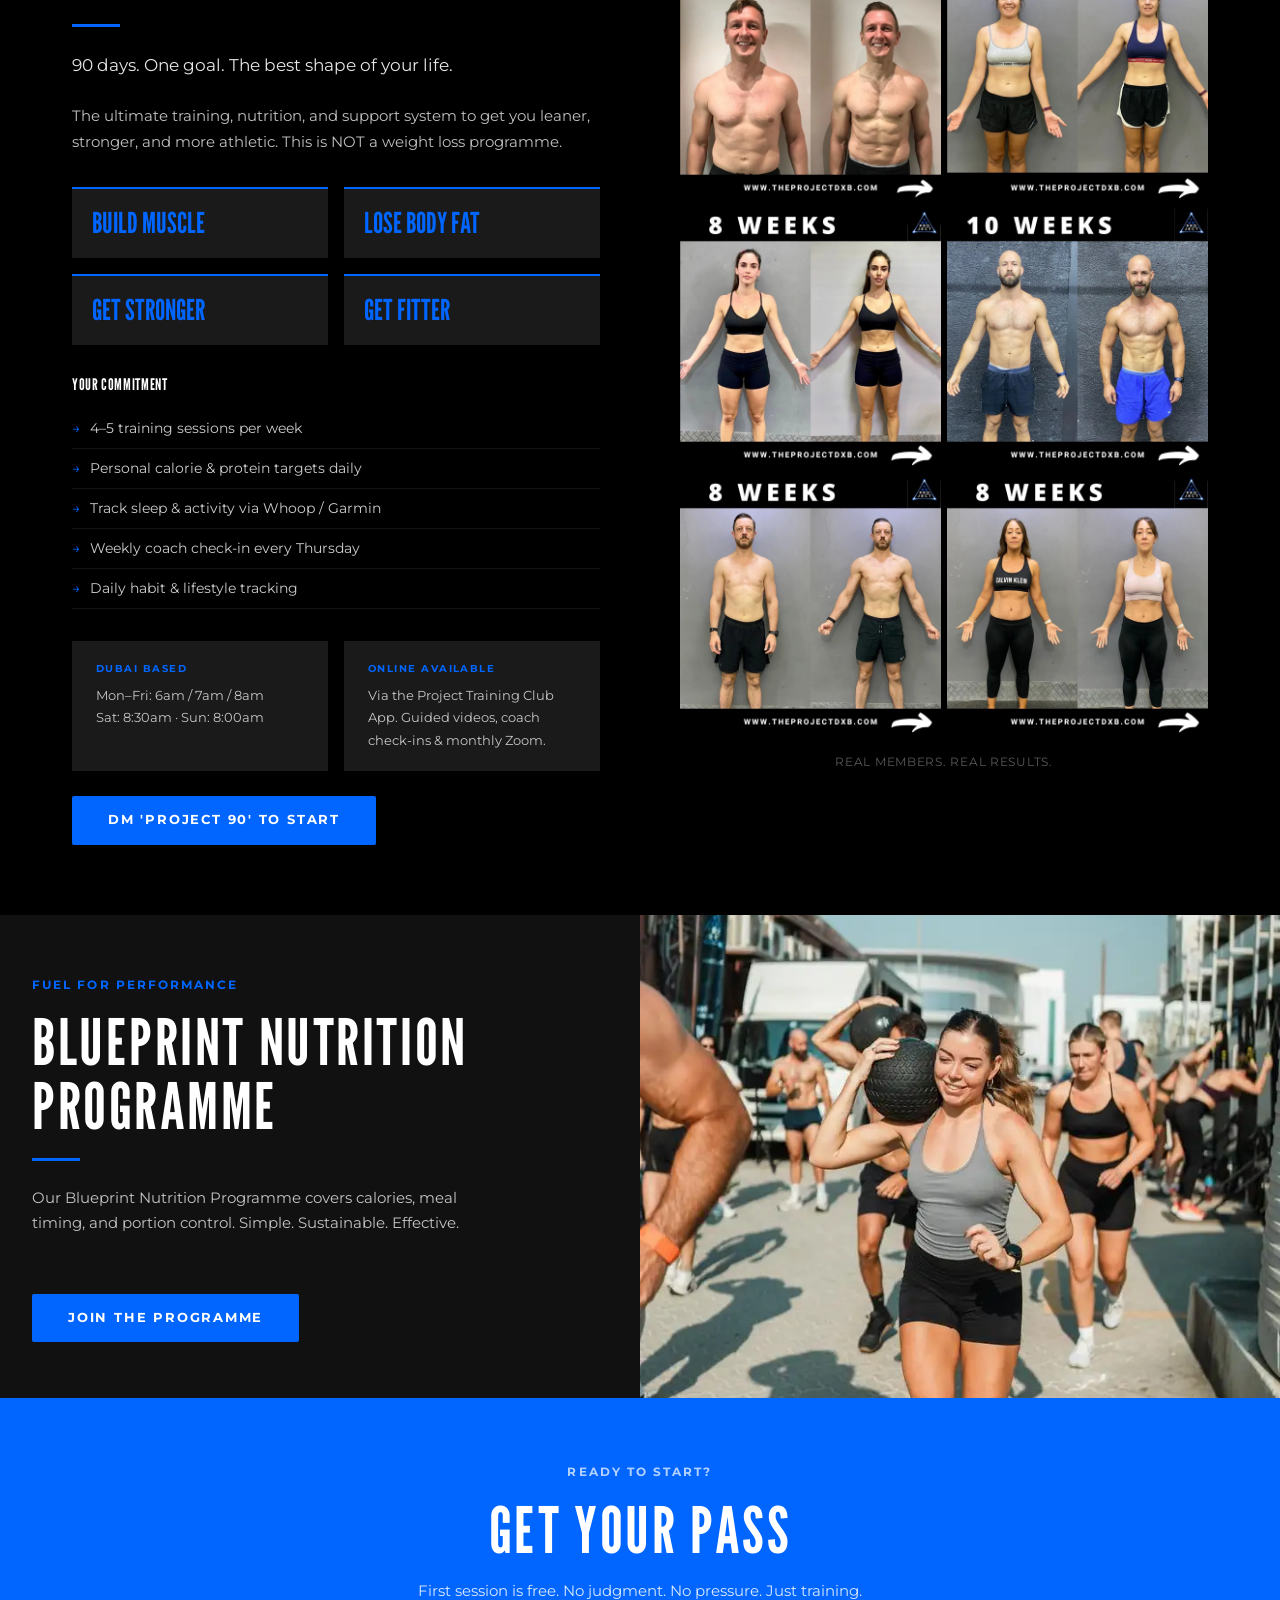
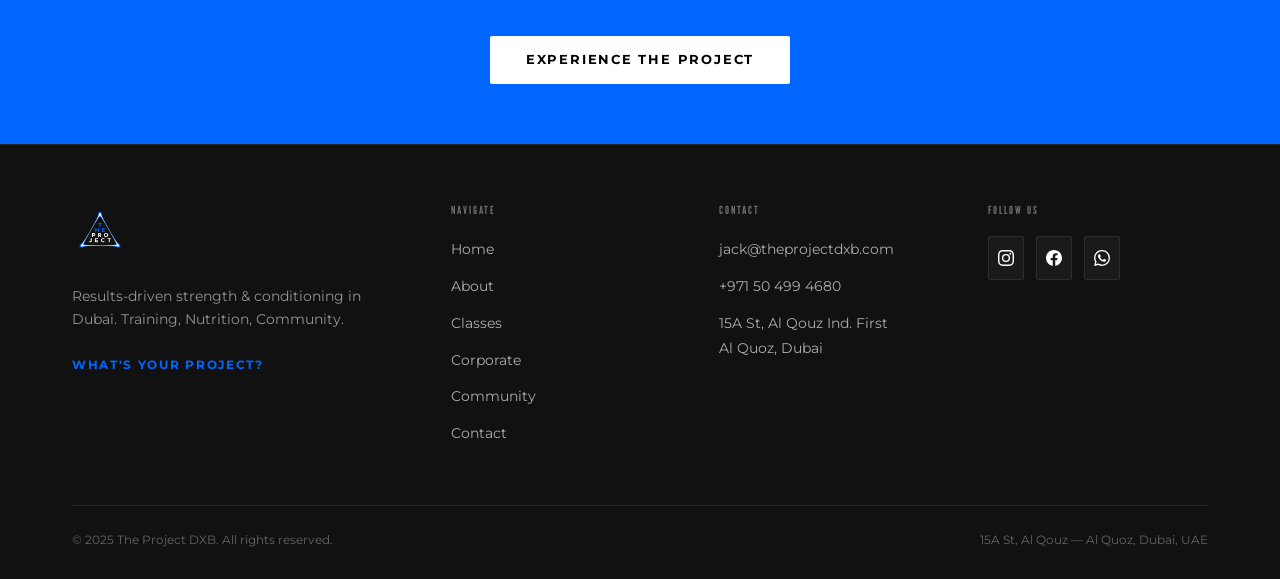
<file: classes.html>
<!DOCTYPE html>
<html lang="en">
<head>
  <meta charset="UTF-8" />
  <meta name="viewport" content="width=device-width, initial-scale=1.0" />
  <title>Classes — The Project DXB</title>
  <meta name="description" content="7 daily strength & conditioning classes in Dubai. From Lower Body to Metcon to Hyrox Training. Progressive programming, expert coaching." />
  <!-- ══ SEO — update domain if different ═════════════════ -->
  <link rel="canonical" href="https://www.theprojectdxb.com/classes.html" />
  <meta property="og:type" content="website" />
  <meta property="og:site_name" content="The Project DXB" />
  <meta property="og:url" content="https://www.theprojectdxb.com/classes.html" />
  <meta property="og:title" content="Classes — The Project DXB" />
  <meta property="og:description" content="7 daily strength &amp; conditioning classes in Dubai. Progressive programming, expert coaching. Book your trial today." />
  <meta property="og:image" content="https://www.theprojectdxb.com/assets/images/IMG_7224.jpeg" />
  <meta name="twitter:card" content="summary_large_image" />
  <meta name="twitter:title" content="Classes — The Project DXB" />
  <meta name="twitter:description" content="7 daily strength &amp; conditioning classes in Dubai. Progressive programming, expert coaching." />
  <meta name="twitter:image" content="https://www.theprojectdxb.com/assets/images/IMG_7224.jpeg" />
  <script type="application/ld+json">
  {
    "@context": "https://schema.org",
    "@type": "Service",
    "name": "Strength &amp; Conditioning Classes",
    "provider": { "@id": "https://www.theprojectdxb.com/#gym" },
    "description": "7 daily strength and conditioning classes in Dubai. From Lower Body to Metcon to Hyrox Training. Progressive programming, expert coaching.",
    "areaServed": {
      "@type": "City",
      "name": "Dubai"
    },
    "hasOfferCatalog": {
      "@type": "OfferCatalog",
      "name": "Classes",
      "itemListElement": [
        { "@type": "Offer", "itemOffered": { "@type": "Service", "name": "Lower Body Strength" } },
        { "@type": "Offer", "itemOffered": { "@type": "Service", "name": "Upper Body Strength" } },
        { "@type": "Offer", "itemOffered": { "@type": "Service", "name": "Full Body Strength" } },
        { "@type": "Offer", "itemOffered": { "@type": "Service", "name": "Metcon" } },
        { "@type": "Offer", "itemOffered": { "@type": "Service", "name": "Engine Training" } },
        { "@type": "Offer", "itemOffered": { "@type": "Service", "name": "Hyrox Training" } },
        { "@type": "Offer", "itemOffered": { "@type": "Service", "name": "Project 90" } }
      ]
    }
  }
  </script>
  <link rel="icon" type="image/x-icon" href="favicon.ico" />
  <link rel="apple-touch-icon" href="assets/images/favicon-180.png" />
  <link rel="stylesheet" href="assets/css/styles.css" />
  <link href="https://fonts.googleapis.com/css2?family=League+Gothic&display=swap" rel="stylesheet">
  <link href="https://fonts.cdnfonts.com/css/norwester" rel="stylesheet">
  <link href="https://fonts.googleapis.com/css2?family=Montserrat:wght@300;400;600;700;900&display=swap" rel="stylesheet">
<!-- Meta Pixel Code -->
<script>
!function(f,b,e,v,n,t,s)
{if(f.fbq)return;n=f.fbq=function(){n.callMethod?
n.callMethod.apply(n,arguments):n.queue.push(arguments)};
if(!f._fbq)f._fbq=n;n.push=n;n.loaded=!0;n.version='2.0';
n.queue=[];t=b.createElement(e);t.async=!0;
t.src=v;s=b.getElementsByTagName(e)[0];
s.parentNode.insertBefore(t,s)}(window, document,'script',
'https://connect.facebook.net/en_US/fbevents.js');
fbq('init', '1275177634174218');
fbq('track', 'PageView');
</script>
<noscript><img height="1" width="1" style="display:none"
src="https://www.facebook.com/tr?id=1275177634174218&ev=PageView&noscript=1"
/></noscript>
<!-- End Meta Pixel Code -->
</head>
<body>

  <!-- ══ NAVIGATION ══════════════════════════════════════ -->
  <nav class="nav">
    <div class="nav-inner">
      <a href="index.html" class="nav-logo">
        <img src="assets/images/logo-dark.png" alt="The Project DXB" />
      </a>
      <ul class="nav-links">
        <li><a href="about.html">About</a></li>
        <li class="has-dropdown">
          <a href="classes.html">Classes</a>
          <ul class="nav-dropdown">
            <li><a href="classes.html#schedule">Schedule</a></li>
            <li><a href="classes.html#memberships">Memberships</a></li>
            <li><a href="classes.html#project90">Project 90</a></li>
          </ul>
        </li>
        <li><a href="corporate.html">Corporate</a></li>
        <li><a href="community.html">Community</a></li>
        <li><a href="contact.html">Contact</a></li>
      </ul>
      <a href="https://wa.me/971504994680?text=Hi%20Coach%2C%20I%20would%20like%20to%20claim%20the%202%20free%20trial%20class%20offer%20please%3A%20Full%20Name%20/%20Email" target="_blank" rel="noopener" class="btn btn-primary nav-cta">Experience The Project</a>
      <button class="nav-burger" aria-label="Toggle menu">
        <span></span><span></span><span></span>
      </button>
    </div>
  </nav>

  <!-- Mobile Menu -->
  <div class="nav-mobile">
    <a href="about.html">About</a>
    <a href="classes.html">Classes</a>
    <a href="classes.html#schedule" class="nav-mobile-sub">&#8594; Schedule</a>
    <a href="classes.html#memberships" class="nav-mobile-sub">&#8594; Memberships</a>
    <a href="classes.html#project90" class="nav-mobile-sub">&#8594; Project 90</a>
    <a href="corporate.html">Corporate</a>
    <a href="community.html">Community</a>
    <a href="contact.html">Contact</a>
    <a href="https://wa.me/971504994680?text=Hi%20Coach%2C%20I%20would%20like%20to%20claim%20the%202%20free%20trial%20class%20offer%20please%3A%20Full%20Name%20/%20Email" target="_blank" rel="noopener" class="btn btn-primary" style="text-align:center;margin-top:0.5rem;">Experience The Project</a>
  </div>

  <main>
  <!-- ══ HERO ════════════════════════════════════════════ -->
  <section class="hero hero-page">
    <div class="hero-bg" style="background-image:url('assets/images/IMG_7231.jpeg')"></div>
    <div class="hero-overlay"></div>
    <div class="hero-content fade-up">
      <span class="label">Seven Days of Purpose</span>
      <h1>Train With Purpose</h1>
      <p>Athletic team training, structured strength and conditioning.</p>
    </div>
  </section>

  <!-- ══ GLOFOX BOOKING ══════════════════════════════════ -->
  <section id="booking" style="background:#111;padding:70px 0 60px;">
    <div class="container">
      <div class="section-header fade-up" style="margin-bottom:2.5rem;">
        <span class="label">Live Schedule</span>
        <h2>Book a Class</h2>
        <p>Pick your session and reserve your spot — all in one place.</p>
      </div>
      <div class="fade-up" style="border-top:3px solid var(--blue);box-shadow:0 8px 40px rgba(0,0,0,0.6);border-radius:0 0 6px 6px;overflow:hidden;">
        <iframe
          src="https://app.glofox.com/portal/#/branch/63580b8964b3baeee4037774/classes-week-view"
          frameborder="0"
          width="100%"
          height="1200"
          style="display:block;"
          loading="lazy"
          title="The Project DXB — Book a Class">
        </iframe>
      </div>
      <p style="text-align:right;margin-top:0.75rem;font-size:0.7rem;color:rgba(255,255,255,0.15);">powered by <a href="https://www.glofox.com" target="_blank" rel="noopener" style="color:rgba(255,255,255,0.15);">Glofox</a></p>
    </div>
  </section>

  <!-- ══ TRIAL PASS ══════════════════════════════════════ -->
  <section class="trial-section">
    <div class="hero-bg" style="background-image:url('assets/images/5T5A0367-2.jpg');background-position:center 30%;"></div>
    <div class="trial-overlay"></div>
    <div class="container" style="position:relative;z-index:2;padding:80px 0;text-align:center;">
      <div class="fade-up">
        <span class="label" style="color:rgba(255,255,255,0.7);">Get Started</span>
        <h2 style="color:#fff;">2 WEEK UNLIMITED PASS</h2>
        <div class="divider" style="background:#fff;margin:1.25rem auto;"></div>
        <p style="color:rgba(255,255,255,0.9);max-width:500px;margin:0 auto 0.5rem;">Experience every class, every coach, and the full community for just <strong style="color:#fff;">395 AED</strong>. First timers only. UAE residents.</p>
        <p style="color:rgba(255,255,255,0.6);font-size:0.8rem;margin-bottom:2rem;">Pass activates from your first booked class.</p>
        <a href="https://app.glofox.com/portal/#/branch/63580b8964b3baeee4037774/memberships" target="_blank" rel="noopener" class="btn btn-white">Get Your Pass</a>
      </div>
    </div>
  </section>

  <!-- ══ THE PROGRAMME ═══════════════════════════════════ -->
  <section class="split">
    <div class="split-img" style="background-image:url('assets/images/5T5A0539-Enhanced-NR.jpg');"></div>
    <div class="split-content">
      <div class="split-content-inner">
        <span class="label">The Foundation</span>
        <h2>THE PROGRAMME</h2>
        <div class="divider"></div>
        <ul style="list-style:none;padding:0;margin:1.5rem 0;">
          <li style="margin:0.6rem 0;display:flex;gap:10px;"><span style="color:var(--blue);flex-shrink:0;">→</span> 12 week structured training blocks</li>
          <li style="margin:0.6rem 0;display:flex;gap:10px;"><span style="color:var(--blue);flex-shrink:0;">→</span> 3 strength days: Lower Body / Upper Body / Full Body</li>
          <li style="margin:0.6rem 0;display:flex;gap:10px;"><span style="color:var(--blue);flex-shrink:0;">→</span> 4 conditioning sessions: Metcon / Engine / Team Challenge / Hyrox</li>
        </ul>
        <br/>
        <button onclick="toggleSchedule(this)" class="btn btn-primary">Find out more</button>
      </div>
    </div>
  </section>

  <!-- ══ WEEKLY SCHEDULE ═════════════════════════════════ -->
  <section class="schedule-section" id="schedule" style="display:none;padding:60px 0 0;">
    <div class="container">
      <div class="section-header" style="text-align:left;margin-bottom:2rem;">
        <span class="label">The Schedule</span>
      </div>
      <div class="schedule-grid">
        <div class="schedule-day">
          <span class="day-name">MON</span>
          <span class="day-focus">Lower Body Focus</span>
          <span class="day-detail">Quads, Glutes, Hamstrings, Core</span>
        </div>
        <div class="schedule-day">
          <span class="day-name">TUE</span>
          <span class="day-focus">Upper Body Focus</span>
          <span class="day-detail">Chest, Shoulders, Back, Arms</span>
        </div>
        <div class="schedule-day">
          <span class="day-name">WED</span>
          <span class="day-focus">Metcon</span>
          <span class="day-detail">Intensity, AMRAPs, EMOMs, RFT</span>
        </div>
        <div class="schedule-day">
          <span class="day-name">THU</span>
          <span class="day-focus">Full Body Focus</span>
          <span class="day-detail">Posterior Chain, Push/Pull, Deep Core</span>
        </div>
        <div class="schedule-day">
          <span class="day-name">FRI</span>
          <span class="day-focus">Engine</span>
          <span class="day-detail">Endurance, 45 min</span>
        </div>
        <div class="schedule-day">
          <span class="day-name">SAT</span>
          <span class="day-focus">Team Challenge</span>
          <span class="day-detail">Big team throw-downs</span>
        </div>
        <div class="schedule-day">
          <span class="day-name">SUN</span>
          <span class="day-focus">Hyrox Training Club</span>
          <span class="day-detail">Functional + Running + Ergs</span>
        </div>
      </div>
    </div>

    <!-- ── MEMBERSHIP OPTIONS ─────────────────────────── -->
    <section id="memberships" style="background:#111;padding:70px 0 60px;margin-top:60px;">
      <div class="container">
        <div class="section-header fade-up" style="margin-bottom:2.5rem;">
          <span class="label">Join The Project</span>
          <h2>Membership Options</h2>
          <p>Choose the plan that fits your goals and get started today.</p>
        </div>
        <div class="fade-up" style="border-top:3px solid var(--blue);box-shadow:0 8px 40px rgba(0,0,0,0.6);border-radius:0 0 6px 6px;overflow:hidden;">
          <iframe
            src="https://app.glofox.com/portal/?lt_utm_source=lt_share_link#/branch/63580b8964b3baeee4037774/memberships"
            frameborder="0"
            width="100%"
            height="900"
            style="display:block;"
            loading="lazy"
            title="The Project DXB — Membership Options">
          </iframe>
        </div>
        <p style="text-align:right;margin-top:0.75rem;font-size:0.7rem;color:rgba(255,255,255,0.15);">powered by <a href="https://www.glofox.com" target="_blank" rel="noopener" style="color:rgba(255,255,255,0.15);">Glofox</a></p>
      </div>
    </section>
  </section>


  <script>
  function openSchedule() {
    var schedule = document.getElementById('schedule');
    if (schedule.style.display === 'none') {
      schedule.style.display = 'block';
      var btn = document.querySelector('[onclick="toggleSchedule(this)"]');
      if (btn) btn.textContent = 'Show less';
    }
  }

  function toggleSchedule(btn) {
    var schedule = document.getElementById('schedule');
    var isOpen = schedule.style.display !== 'none';
    if (isOpen) {
      schedule.style.display = 'none';
      btn.textContent = 'Find out more';
    } else {
      schedule.style.display = 'block';
      btn.textContent = 'Show less';
      setTimeout(function() { schedule.scrollIntoView({ behavior: 'smooth', block: 'start' }); }, 50);
    }
  }

  // Handle direct anchor navigation to #schedule or #memberships
  document.addEventListener('DOMContentLoaded', function() {
    var hash = window.location.hash;
    if (hash === '#schedule' || hash === '#memberships') {
      openSchedule();
      setTimeout(function() {
        var target = document.querySelector(hash);
        if (target) target.scrollIntoView({ behavior: 'smooth', block: 'start' });
      }, 100);
    }

    // Intercept in-page clicks to these anchors (when already on classes.html)
    document.querySelectorAll('a[href="#schedule"], a[href="#memberships"], a[href="classes.html#schedule"], a[href="classes.html#memberships"]').forEach(function(link) {
      link.addEventListener('click', function(e) {
        var targetId = link.getAttribute('href').replace('classes.html', '').replace('#', '');
        openSchedule();
        setTimeout(function() {
          var target = document.getElementById(targetId);
          if (target) target.scrollIntoView({ behavior: 'smooth', block: 'start' });
        }, 100);
        e.preventDefault();
      });
    });
  });
  </script>

  <!-- ══ PROJECT 90 ═══════════════════════════════════════ -->
  <section id="project90" style="background:#000;padding:70px 0;">
    <div class="container">
      <div style="display:grid;grid-template-columns:1fr 1fr;gap:5rem;align-items:start;">
        <div class="fade-up">
          <span class="label">Signature Programme</span>
          <h2>PROJECT 90</h2>
          <div class="divider"></div>
          <p style="font-size:1.05rem;color:rgba(255,255,255,0.9);margin-bottom:1.5rem;">90 days. One goal. The best shape of your life.</p>
          <p style="margin-bottom:2rem;">The ultimate training, nutrition, and support system to get you leaner, stronger, and more athletic. This is NOT a weight loss programme.</p>
          <div style="display:grid;grid-template-columns:1fr 1fr;gap:1rem;margin-bottom:2rem;">
            <div style="background:var(--mid-grey);padding:1.25rem;border-top:2px solid var(--blue);">
              <span style="font-family:'League Gothic','Impact',sans-serif;font-size:1.8rem;color:var(--blue);display:block;line-height:1;">BUILD MUSCLE</span>
            </div>
            <div style="background:var(--mid-grey);padding:1.25rem;border-top:2px solid var(--blue);">
              <span style="font-family:'League Gothic','Impact',sans-serif;font-size:1.8rem;color:var(--blue);display:block;line-height:1;">LOSE BODY FAT</span>
            </div>
            <div style="background:var(--mid-grey);padding:1.25rem;border-top:2px solid var(--blue);">
              <span style="font-family:'League Gothic','Impact',sans-serif;font-size:1.8rem;color:var(--blue);display:block;line-height:1;">GET STRONGER</span>
            </div>
            <div style="background:var(--mid-grey);padding:1.25rem;border-top:2px solid var(--blue);">
              <span style="font-family:'League Gothic','Impact',sans-serif;font-size:1.8rem;color:var(--blue);display:block;line-height:1;">GET FITTER</span>
            </div>
          </div>
          <h3 style="font-size:1rem;margin-bottom:1rem;">YOUR COMMITMENT</h3>
          <ul style="list-style:none;padding:0;margin-bottom:2rem;">
            <li style="padding:0.5rem 0;border-bottom:1px solid var(--border);display:flex;gap:10px;font-size:0.9rem;color:rgba(255,255,255,0.8);"><span style="color:var(--blue);flex-shrink:0;">→</span> 4–5 training sessions per week</li>
            <li style="padding:0.5rem 0;border-bottom:1px solid var(--border);display:flex;gap:10px;font-size:0.9rem;color:rgba(255,255,255,0.8);"><span style="color:var(--blue);flex-shrink:0;">→</span> Personal calorie &amp; protein targets daily</li>
            <li style="padding:0.5rem 0;border-bottom:1px solid var(--border);display:flex;gap:10px;font-size:0.9rem;color:rgba(255,255,255,0.8);"><span style="color:var(--blue);flex-shrink:0;">→</span> Track sleep &amp; activity via Whoop / Garmin</li>
            <li style="padding:0.5rem 0;border-bottom:1px solid var(--border);display:flex;gap:10px;font-size:0.9rem;color:rgba(255,255,255,0.8);"><span style="color:var(--blue);flex-shrink:0;">→</span> Weekly coach check-in every Thursday</li>
            <li style="padding:0.5rem 0;border-bottom:1px solid var(--border);display:flex;gap:10px;font-size:0.9rem;color:rgba(255,255,255,0.8);"><span style="color:var(--blue);flex-shrink:0;">→</span> Daily habit &amp; lifestyle tracking</li>
          </ul>
          <div style="display:flex;gap:1rem;flex-wrap:wrap;">
            <div style="background:var(--mid-grey);padding:1.25rem 1.5rem;flex:1;min-width:160px;">
              <span style="font-size:0.65rem;font-weight:700;letter-spacing:0.14em;text-transform:uppercase;color:var(--blue);display:block;margin-bottom:0.4rem;">Dubai Based</span>
              <p style="font-size:0.82rem;margin:0;">Mon–Fri: 6am / 7am / 8am<br/>Sat: 8:30am · Sun: 8:00am</p>
            </div>
            <div style="background:var(--mid-grey);padding:1.25rem 1.5rem;flex:1;min-width:160px;">
              <span style="font-size:0.65rem;font-weight:700;letter-spacing:0.14em;text-transform:uppercase;color:var(--blue);display:block;margin-bottom:0.4rem;">Online Available</span>
              <p style="font-size:0.82rem;margin:0;">Via the Project Training Club App. Guided videos, coach check-ins &amp; monthly Zoom.</p>
            </div>
          </div>
          <br/>
          <a href="https://wa.me/971504994680?text=I%20want%20to%20find%20out%20more%20about%20Project%2090" target="_blank" rel="noopener" class="btn btn-primary">DM 'Project 90' to Start</a>
        </div>
        <div class="fade-up fade-up-d1">
          <h3 style="font-size:0.8rem;letter-spacing:0.14em;margin-bottom:1.5rem;color:rgba(255,255,255,0.5);">MEMBER TRANSFORMATIONS</h3>
          <div style="display:grid;grid-template-columns:1fr 1fr;gap:6px;">
            <img src="assets/images/p90/7.jpg" alt="Project 90 transformation" style="width:100%;border-radius:2px;" />
            <img src="assets/images/p90/19.jpg" alt="Project 90 transformation" style="width:100%;border-radius:2px;" />
            <img src="assets/images/p90/60.jpg" alt="Project 90 transformation" style="width:100%;border-radius:2px;" />
            <img src="assets/images/p90/78.jpg" alt="Project 90 transformation" style="width:100%;border-radius:2px;" />
            <img src="assets/images/p90/25.jpg" alt="Project 90 transformation" style="width:100%;border-radius:2px;" />
            <img src="assets/images/p90/34.jpg" alt="Project 90 transformation" style="width:100%;border-radius:2px;" />
          </div>
          <p style="margin-top:1rem;font-size:0.75rem;color:rgba(255,255,255,0.35);text-align:center;letter-spacing:0.06em;text-transform:uppercase;">Real members. Real results.</p>
        </div>
      </div>
    </div>
  </section>



  <!-- ══ NUTRITION ═══════════════════════════════════════ -->
  <section class="split" id="nutrition">
    <div class="split-content">
      <div class="split-content-inner">
        <span class="label">Fuel for Performance</span>
        <h2>Blueprint Nutrition Programme</h2>
        <div class="divider"></div>
        <p>Our Blueprint Nutrition Programme covers calories, meal timing, and portion control. Simple. Sustainable. Effective.</p>
        <br/>
        <a href="https://wa.me/971504994680?text=I%20want%20to%20find%20out%20more%20about%20Project%2090" target="_blank" rel="noopener" class="btn btn-primary">Join the Programme</a>
      </div>
    </div>
    <div class="split-img" style="background-image:url('assets/images/Project-dxb-42.JPG');"></div>
  </section>

  <!-- ══ FINAL CTA BANNER ══════════════════════════════════ -->
  <section class="cta-banner">
    <div class="container fade-up">
      <span class="label" style="color:rgba(255,255,255,0.7);">Ready to Start?</span>
      <h2>Get Your Pass</h2>
      <p style="color:rgba(255,255,255,0.85);">First session is free. No judgment. No pressure. Just training.</p>
      <a href="https://wa.me/971504994680?text=Hi%20Coach%2C%20I%20would%20like%20to%20claim%20the%202%20free%20trial%20class%20offer%20please%3A%20Full%20Name%20/%20Email" target="_blank" rel="noopener" class="btn btn-white">Experience The Project</a>
    </div>
  </section>
  </main>

  <!-- ══ FOOTER ════════════════════════════════════════════ -->
  <footer class="footer">
    <div class="container">
      <div class="footer-grid">
        <div>
          <div class="footer-logo">
            <img src="assets/images/logo-dark.png" alt="The Project DXB" />
          </div>
          <p class="footer-about">Results-driven strength &amp; conditioning in Dubai. Training, Nutrition, Community.</p>
          <p class="footer-phrase">What's your Project?</p>
        </div>
        <div class="footer-col">
          <h4>Navigate</h4>
          <ul>
            <li><a href="index.html">Home</a></li>
            <li><a href="about.html">About</a></li>
            <li><a href="classes.html">Classes</a></li>
            <li><a href="corporate.html">Corporate</a></li>
            <li><a href="community.html">Community</a></li>
            <li><a href="contact.html">Contact</a></li>
          </ul>
        </div>
        <div class="footer-col">
          <h4>Contact</h4>
          <ul>
            <li><a href="mailto:jack@theprojectdxb.com">jack@theprojectdxb.com</a></li>
            <li><a href="tel:+971504994680">+971 50 499 4680</a></li>
            <li><a href="contact.html#location">15A St, Al Qouz Ind. First<br/>Al Quoz, Dubai</a></li>
          </ul>
        </div>
        <div class="footer-col">
          <h4>Follow Us</h4>
          <div class="social-links">
            <a href="https://www.instagram.com/theprojectdxb" target="_blank" rel="noopener" class="social-link" aria-label="Instagram">
              <svg viewBox="0 0 24 24"><path d="M12 2.163c3.204 0 3.584.012 4.85.07 3.252.148 4.771 1.691 4.919 4.919.058 1.265.069 1.645.069 4.849 0 3.205-.012 3.584-.069 4.849-.149 3.225-1.664 4.771-4.919 4.919-1.266.058-1.644.07-4.85.07-3.204 0-3.584-.012-4.849-.07-3.26-.149-4.771-1.699-4.919-4.92-.058-1.265-.07-1.644-.07-4.849 0-3.204.013-3.583.07-4.849.149-3.227 1.664-4.771 4.919-4.919 1.266-.057 1.645-.069 4.849-.069zM12 0C8.741 0 8.333.014 7.053.072 2.695.272.273 2.69.073 7.052.014 8.333 0 8.741 0 12c0 3.259.014 3.668.072 4.948.2 4.358 2.618 6.78 6.98 6.98C8.333 23.986 8.741 24 12 24c3.259 0 3.668-.014 4.948-.072 4.354-.2 6.782-2.618 6.979-6.98.059-1.28.073-1.689.073-4.948 0-3.259-.014-3.667-.072-4.947-.196-4.354-2.617-6.78-6.979-6.98C15.668.014 15.259 0 12 0zm0 5.838a6.162 6.162 0 100 12.324 6.162 6.162 0 000-12.324zM12 16a4 4 0 110-8 4 4 0 010 8zm6.406-11.845a1.44 1.44 0 100 2.881 1.44 1.44 0 000-2.881z"/></svg>
            </a>
            <a href="https://www.facebook.com/share/1aDbW2KLCJ/" target="_blank" rel="noopener" class="social-link" aria-label="Facebook">
              <svg viewBox="0 0 24 24"><path d="M24 12.073c0-6.627-5.373-12-12-12s-12 5.373-12 12c0 5.99 4.388 10.954 10.125 11.854v-8.385H7.078v-3.47h3.047V9.43c0-3.007 1.792-4.669 4.533-4.669 1.312 0 2.686.235 2.686.235v2.953H15.83c-1.491 0-1.956.925-1.956 1.874v2.25h3.328l-.532 3.47h-2.796v8.385C19.612 23.027 24 18.062 24 12.073z"/></svg>
            </a>
            <a href="https://chat.whatsapp.com/GjJSL7JxPBIE38OpQnCXCo" target="_blank" rel="noopener" class="social-link" aria-label="WhatsApp Community">
              <svg viewBox="0 0 24 24"><path d="M17.472 14.382c-.297-.149-1.758-.867-2.03-.967-.273-.099-.471-.148-.67.15-.197.297-.767.966-.94 1.164-.173.199-.347.223-.644.075-.297-.15-1.255-.463-2.39-1.475-.883-.788-1.48-1.761-1.653-2.059-.173-.297-.018-.458.13-.606.134-.133.298-.347.446-.52.149-.174.198-.298.298-.497.099-.198.05-.371-.025-.52-.075-.149-.669-1.612-.916-2.207-.242-.579-.487-.5-.669-.51-.173-.008-.371-.01-.57-.01-.198 0-.52.074-.792.372-.272.297-1.04 1.016-1.04 2.479 0 1.462 1.065 2.875 1.213 3.074.149.198 2.096 3.2 5.077 4.487.709.306 1.262.489 1.694.625.712.227 1.36.195 1.871.118.571-.085 1.758-.719 2.006-1.413.248-.694.248-1.289.173-1.413-.074-.124-.272-.198-.57-.347m-5.421 7.403h-.004a9.87 9.87 0 01-5.031-1.378l-.361-.214-3.741.982.998-3.648-.235-.374a9.86 9.86 0 01-1.51-5.26c.001-5.45 4.436-9.884 9.888-9.884 2.64 0 5.122 1.03 6.988 2.898a9.825 9.825 0 012.893 6.994c-.003 5.45-4.437 9.884-9.885 9.884m8.413-18.297A11.815 11.815 0 0012.05 0C5.495 0 .16 5.335.157 11.892c0 2.096.547 4.142 1.588 5.945L.057 24l6.305-1.654a11.882 11.882 0 005.683 1.448h.005c6.554 0 11.89-5.335 11.893-11.893a11.821 11.821 0 00-3.48-8.413z"/></svg>
            </a>
          </div>
        </div>
      </div>
      <div class="footer-bottom">
        <span>© 2025 The Project DXB. All rights reserved.</span>
        <span>15A St, Al Qouz — Al Quoz, Dubai, UAE</span>
      </div>
    </div>
  </footer>

  <!-- ══ WHATSAPP FLOAT ════════════════════════════════════ -->
  <a href="https://wa.me/971504994680?text=Hi%20Coach%2C%20I%20would%20like%20to%20claim%20the%202%20free%20trial%20class%20offer%20please%3A%20Full%20Name%20/%20Email" target="_blank" rel="noopener" class="wa-float" aria-label="Experience The Project">
    <span class="wa-tooltip">Experience The Project</span>
    <svg viewBox="0 0 24 24"><path d="M17.472 14.382c-.297-.149-1.758-.867-2.03-.967-.273-.099-.471-.148-.67.15-.197.297-.767.966-.94 1.164-.173.199-.347.223-.644.075-.297-.15-1.255-.463-2.39-1.475-.883-.788-1.48-1.761-1.653-2.059-.173-.297-.018-.458.13-.606.134-.133.298-.347.446-.52.149-.174.198-.298.298-.497.099-.198.05-.371-.025-.52-.075-.149-.669-1.612-.916-2.207-.242-.579-.487-.5-.669-.51-.173-.008-.371-.01-.57-.01-.198 0-.52.074-.792.372-.272.297-1.04 1.016-1.04 2.479 0 1.462 1.065 2.875 1.213 3.074.149.198 2.096 3.2 5.077 4.487.709.306 1.262.489 1.694.625.712.227 1.36.195 1.871.118.571-.085 1.758-.719 2.006-1.413.248-.694.248-1.289.173-1.413-.074-.124-.272-.198-.57-.347m-5.421 7.403h-.004a9.87 9.87 0 01-5.031-1.378l-.361-.214-3.741.982.998-3.648-.235-.374a9.86 9.86 0 01-1.51-5.26c.001-5.45 4.436-9.884 9.888-9.884 2.64 0 5.122 1.03 6.988 2.898a9.825 9.825 0 012.893 6.994c-.003 5.45-4.437 9.884-9.885 9.884m8.413-18.297A11.815 11.815 0 0012.05 0C5.495 0 .16 5.335.157 11.892c0 2.096.547 4.142 1.588 5.945L.057 24l6.305-1.654a11.882 11.882 0 005.683 1.448h.005c6.554 0 11.89-5.335 11.893-11.893a11.821 11.821 0 00-3.48-8.413z"/></svg>
  </a>

  <!-- ══ COOKIE BANNER ═════════════════════════════════════ -->
  <div class="cookie-banner hidden">
    <p class="cookie-text">We use cookies to improve your experience on our site. By continuing, you agree to our use of cookies. <a href="#">Learn more</a>.</p>
    <div class="cookie-actions">
      <button class="btn btn-primary cookie-accept">Accept</button>
      <button class="btn btn-outline cookie-decline">Decline</button>
    </div>
  </div>

  <script src="assets/js/main.js"></script>
</body>
</html>
</file>
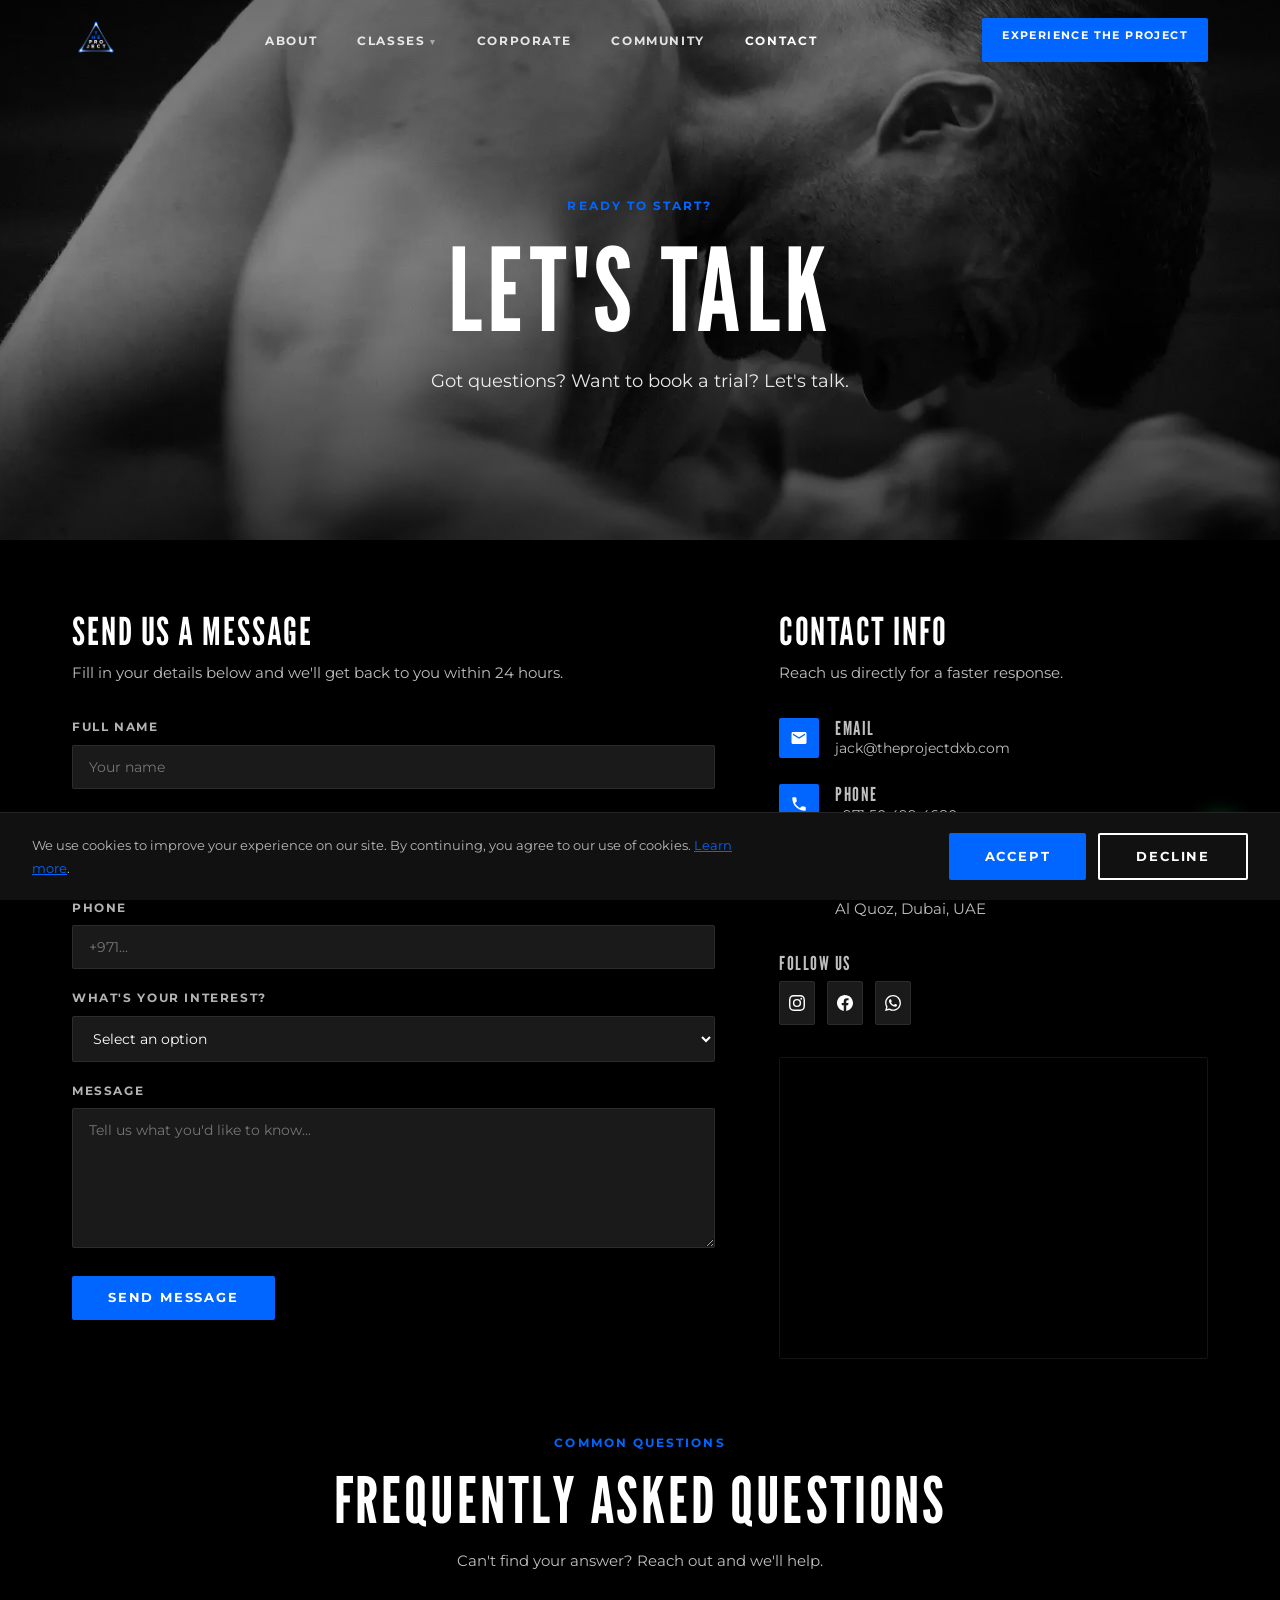
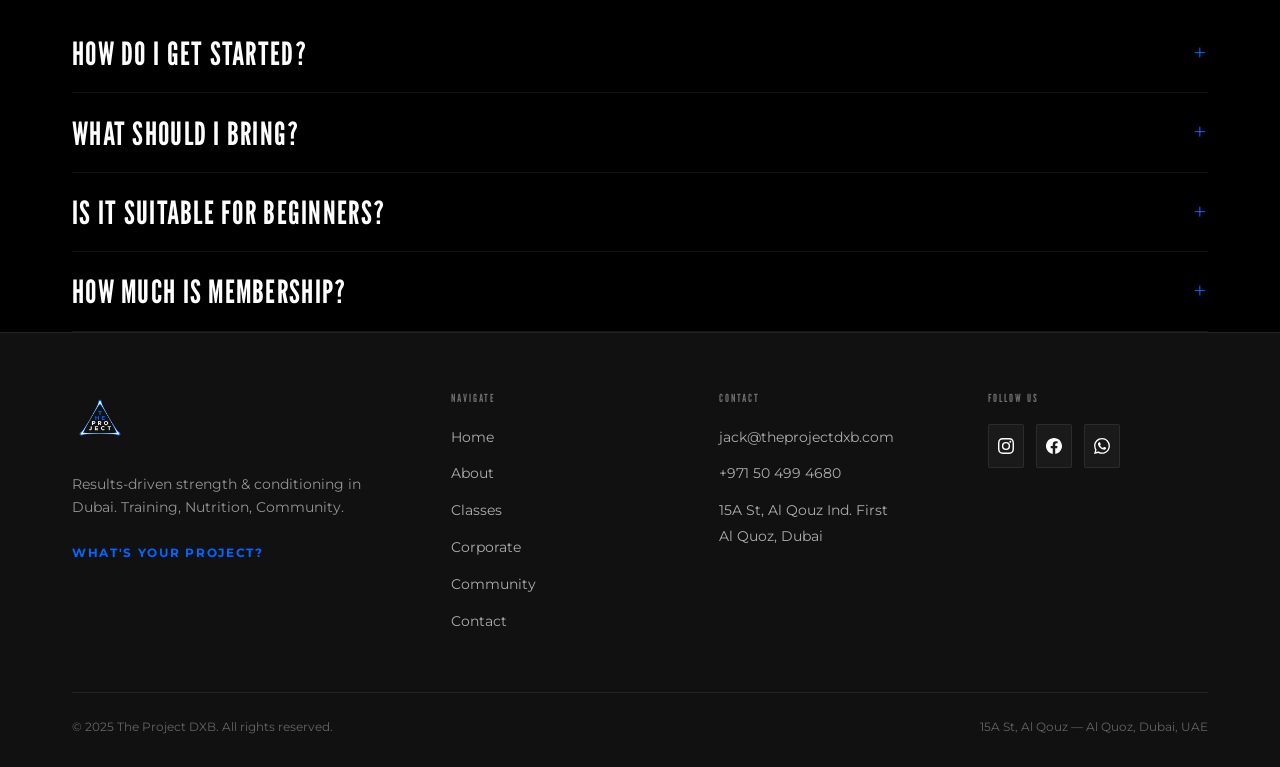
<file: contact.html>
<!DOCTYPE html>
<html lang="en">
<head>
  <meta charset="UTF-8" />
  <meta name="viewport" content="width=device-width, initial-scale=1.0" />
  <title>Contact — The Project DXB</title>
  <meta name="description" content="Get in touch with The Project DXB. Enquire about trial classes, corporate programmes, or anything else. Call, email, or visit us in Dubai." />
  <!-- ══ SEO — update domain if different ═════════════════ -->
  <link rel="canonical" href="https://www.theprojectdxb.com/contact.html" />
  <meta property="og:type" content="website" />
  <meta property="og:site_name" content="The Project DXB" />
  <meta property="og:url" content="https://www.theprojectdxb.com/contact.html" />
  <meta property="og:title" content="Contact — The Project DXB" />
  <meta property="og:description" content="Get in touch with The Project DXB. Enquire about trial classes, corporate programmes, or anything else. Call, email, or visit us in Dubai." />
  <meta property="og:image" content="https://www.theprojectdxb.com/assets/images/IMG_7224.jpeg" />
  <meta name="twitter:card" content="summary_large_image" />
  <meta name="twitter:title" content="Contact — The Project DXB" />
  <meta name="twitter:description" content="Get in touch with The Project DXB. Enquire about trial classes, corporate programmes, or anything else." />
  <meta name="twitter:image" content="https://www.theprojectdxb.com/assets/images/IMG_7224.jpeg" />
  <script type="application/ld+json">
  {
    "@context": "https://schema.org",
    "@graph": [
      {
        "@type": "LocalBusiness",
        "@id": "https://www.theprojectdxb.com/#gym",
        "name": "The Project DXB",
        "telephone": "+971504994680",
        "email": "jack@theprojectdxb.com",
        "address": {
          "@type": "PostalAddress",
          "streetAddress": "15A St, Al Qouz Ind. First",
          "addressLocality": "Al Quoz",
          "addressRegion": "Dubai",
          "addressCountry": "AE"
        },
        "url": "https://www.theprojectdxb.com"
      },
      {
        "@type": "FAQPage",
        "mainEntity": [
          {
            "@type": "Question",
            "name": "How do I get started at The Project DXB?",
            "acceptedAnswer": {
              "@type": "Answer",
              "text": "Book a trial via the contact form or DM us on Instagram. We'll get you booked in for your first class."
            }
          },
          {
            "@type": "Question",
            "name": "What should I bring to a class?",
            "acceptedAnswer": {
              "@type": "Answer",
              "text": "Just yourself, training kit, and water. We've got the rest."
            }
          },
          {
            "@type": "Question",
            "name": "Is The Project DXB suitable for beginners?",
            "acceptedAnswer": {
              "@type": "Answer",
              "text": "100%. All levels are welcome. Our coaches will meet you where you are."
            }
          },
          {
            "@type": "Question",
            "name": "How much is membership at The Project DXB?",
            "acceptedAnswer": {
              "@type": "Answer",
              "text": "Start with our 2-week unlimited trial pass for 395 AED. From there, our team will walk you through membership options."
            }
          }
        ]
      }
    ]
  }
  </script>
  <link rel="icon" type="image/x-icon" href="favicon.ico" />
  <link rel="apple-touch-icon" href="assets/images/favicon-180.png" />
  <link href="https://fonts.googleapis.com/css2?family=League+Gothic&display=swap" rel="stylesheet">
  <link href="https://fonts.cdnfonts.com/css/norwester" rel="stylesheet">
  <link rel="stylesheet" href="assets/css/styles.css" />
  <!-- Meta Pixel Code -->
<script>
!function(f,b,e,v,n,t,s)
{if(f.fbq)return;n=f.fbq=function(){n.callMethod?
n.callMethod.apply(n,arguments):n.queue.push(arguments)};
if(!f._fbq)f._fbq=n;n.push=n;n.loaded=!0;n.version='2.0';
n.queue=[];t=b.createElement(e);t.async=!0;
t.src=v;s=b.getElementsByTagName(e)[0];
s.parentNode.insertBefore(t,s)}(window, document,'script',
'https://connect.facebook.net/en_US/fbevents.js');
fbq('init', '1275177634174218');
fbq('track', 'PageView');
</script>
<noscript><img height="1" width="1" style="display:none"
src="https://www.facebook.com/tr?id=1275177634174218&ev=PageView&noscript=1"
/></noscript>
<!-- End Meta Pixel Code -->
</head>
<body>

  <!-- ══ NAVIGATION ══════════════════════════════════════ -->
  <nav class="nav">
    <div class="nav-inner">
      <a href="index.html" class="nav-logo">
        <img src="assets/images/logo-dark.png" alt="The Project DXB" />
      </a>
      <ul class="nav-links">
        <li><a href="about.html">About</a></li>
        <li class="has-dropdown">
          <a href="classes.html">Classes</a>
          <ul class="nav-dropdown">
            <li><a href="classes.html#schedule">Schedule</a></li>
            <li><a href="classes.html#memberships">Memberships</a></li>
            <li><a href="classes.html#project90">Project 90</a></li>
          </ul>
        </li>
        <li><a href="corporate.html">Corporate</a></li>
        <li><a href="community.html">Community</a></li>
        <li><a href="contact.html">Contact</a></li>
      </ul>
      <a href="https://wa.me/971504994680?text=Hi%20Coach%2C%20I%20would%20like%20to%20claim%20the%202%20free%20trial%20class%20offer%20please%3A%20Full%20Name%20/%20Email" target="_blank" rel="noopener" class="btn btn-primary nav-cta">Experience The Project</a>
      <button class="nav-burger" aria-label="Toggle menu">
        <span></span><span></span><span></span>
      </button>
    </div>
  </nav>

  <!-- Mobile Menu -->
  <div class="nav-mobile">
    <a href="about.html">About</a>
    <a href="classes.html">Classes</a>
    <a href="classes.html#schedule" class="nav-mobile-sub">&#8594; Schedule</a>
    <a href="classes.html#project90" class="nav-mobile-sub">&#8594; Project 90</a>
    <a href="corporate.html">Corporate</a>
    <a href="community.html">Community</a>
    <a href="contact.html">Contact</a>
    <a href="https://wa.me/971504994680?text=Hi%20Coach%2C%20I%20would%20like%20to%20claim%20the%202%20free%20trial%20class%20offer%20please%3A%20Full%20Name%20/%20Email" target="_blank" rel="noopener" class="btn btn-primary" style="text-align:center;margin-top:0.5rem;">Experience The Project</a>
  </div>

  <main>
  <!-- ══ HERO ════════════════════════════════════════════ -->
  <section class="hero hero-page">
    <div class="hero-bg" style="background-image:url('assets/images/IMG_7223.jpeg')"></div>
    <div class="hero-overlay"></div>
    <div class="hero-content fade-up">
      <span class="label">Ready to Start?</span>
      <h1>Let's Talk</h1>
      <p>Got questions? Want to book a trial? Let's talk.</p>
    </div>
  </section>

  <!-- ══ CONTACT SECTION ═════════════════════════════════ -->
  <section class="contact-section" style="padding:70px 0;">
    <div class="container">
      <div class="contact-grid fade-up">
        <!-- LEFT: ENQUIRY FORM -->
        <div class="contact-form-column">
          <div class="section-header" style="text-align:left;margin-bottom:2rem;">
            <h2 style="font-size:clamp(1.8rem,3vw,2.6rem);line-height:1.1;">Send us a Message</h2>
            <p style="margin:0.5rem 0 0;max-width:none;text-align:left;">Fill in your details below and we'll get back to you within 24 hours.</p>
          </div>
          <form class="contact-form" id="contact-form">
            <div class="form-group">
              <label class="label">Full Name</label>
              <input type="text" name="name" placeholder="Your name" required />
            </div>
            <div class="form-group">
              <label class="label">Email</label>
              <input type="email" name="email" placeholder="your@email.com" required />
            </div>
            <div class="form-group">
              <label class="label">Phone</label>
              <input type="tel" name="phone" placeholder="+971..." required />
            </div>
            <div class="form-group">
              <label class="label">What's Your Interest?</label>
              <select name="interest" required>
                <option value="">Select an option</option>
                <option value="trial">Trial Class</option>
                <option value="corporate">Corporate Programme</option>
                <option value="general">General Enquiry</option>
                <option value="other">Other</option>
              </select>
            </div>
            <div class="form-group">
              <label class="label">Message</label>
              <textarea name="message" placeholder="Tell us what you'd like to know..." rows="4" required></textarea>
            </div>
            <button type="submit" class="btn btn-primary">Send Message</button>
          </form>
        </div>

        <!-- RIGHT: CONTACT INFO + MAP -->
        <div class="contact-info-column">
          <div class="section-header" style="text-align:left;margin-bottom:2rem;">
            <h2 style="font-size:clamp(1.8rem,3vw,2.6rem);line-height:1.1;">Contact Info</h2>
            <p style="margin:0.5rem 0 0;max-width:none;text-align:left;">Reach us directly for a faster response.</p>
          </div>
          <div class="contact-info">
            <div class="info-item">
              <div class="info-icon">
                <svg viewBox="0 0 24 24"><path d="M20 4H4c-1.1 0-1.99.9-1.99 2L2 18c0 1.1.9 2 2 2h16c1.1 0 2-.9 2-2V6c0-1.1-.9-2-2-2zm0 4l-8 5-8-5V6l8 5 8-5v2z"/></svg>
              </div>
              <div class="info-text">
                <h4>Email</h4>
                <a href="mailto:jack@theprojectdxb.com">jack@theprojectdxb.com</a>
              </div>
            </div>
            <div class="info-item">
              <div class="info-icon">
                <svg viewBox="0 0 24 24"><path d="M6.62 10.79c1.44 2.83 3.76 5.14 6.59 6.59l2.2-2.2c.27-.27.67-.36 1.02-.24 1.12.37 2.33.57 3.57.57.55 0 1 .45 1 1V20c0 .55-.45 1-1 1-9.39 0-17-7.61-17-17 0-.55.45-1 1-1h3.5c.55 0 1 .45 1 1 0 1.25.2 2.45.57 3.57.11.35.03.74-.25 1.02l-2.2 2.2z"/></svg>
              </div>
              <div class="info-text">
                <h4>Phone</h4>
                <a href="tel:+971504994680">+971 50 499 4680</a>
              </div>
            </div>
            <div class="info-item">
              <div class="info-icon">
                <svg viewBox="0 0 24 24"><path d="M12 2C8.13 2 5 5.13 5 9c0 5.25 7 13 7 13s7-7.75 7-13c0-3.87-3.13-7-7-7zm0 9.5c-1.38 0-2.5-1.12-2.5-2.5s1.12-2.5 2.5-2.5 2.5 1.12 2.5 2.5-1.12 2.5-2.5 2.5z"/></svg>
              </div>
              <div class="info-text">
                <h4>Location</h4>
                <p id="location">15A St, Al Qouz Ind. First<br/>Al Quoz, Dubai, UAE</p>
              </div>
            </div>
            <div class="info-item" style="margin-top:2rem;">
              <div class="info-text">
                <h4>Follow Us</h4>
                <div class="social-links" style="margin-top:0.5rem;">
                  <a href="https://www.instagram.com/theprojectdxb" target="_blank" rel="noopener" class="social-link" aria-label="Instagram">
                    <svg viewBox="0 0 24 24"><path d="M12 2.163c3.204 0 3.584.012 4.85.07 3.252.148 4.771 1.691 4.919 4.919.058 1.265.069 1.645.069 4.849 0 3.205-.012 3.584-.069 4.849-.149 3.225-1.664 4.771-4.919 4.919-1.266.058-1.644.07-4.85.07-3.204 0-3.584-.012-4.849-.07-3.26-.149-4.771-1.699-4.919-4.92-.058-1.265-.07-1.644-.07-4.849 0-3.204.013-3.583.07-4.849.149-3.227 1.664-4.771 4.919-4.919 1.266-.057 1.645-.069 4.849-.069zM12 0C8.741 0 8.333.014 7.053.072 2.695.272.273 2.69.073 7.052.014 8.333 0 8.741 0 12c0 3.259.014 3.668.072 4.948.2 4.358 2.618 6.78 6.98 6.98C8.333 23.986 8.741 24 12 24c3.259 0 3.668-.014 4.948-.072 4.354-.2 6.782-2.618 6.979-6.98.059-1.28.073-1.689.073-4.948 0-3.259-.014-3.667-.072-4.947-.196-4.354-2.617-6.78-6.979-6.98C15.668.014 15.259 0 12 0zm0 5.838a6.162 6.162 0 100 12.324 6.162 6.162 0 000-12.324zM12 16a4 4 0 110-8 4 4 0 010 8zm6.406-11.845a1.44 1.44 0 100 2.881 1.44 1.44 0 000-2.881z"/></svg>
                  </a>
                  <a href="https://www.facebook.com/share/1aDbW2KLCJ/" target="_blank" rel="noopener" class="social-link" aria-label="Facebook">
                    <svg viewBox="0 0 24 24"><path d="M24 12.073c0-6.627-5.373-12-12-12s-12 5.373-12 12c0 5.99 4.388 10.954 10.125 11.854v-8.385H7.078v-3.47h3.047V9.43c0-3.007 1.792-4.669 4.533-4.669 1.312 0 2.686.235 2.686.235v2.953H15.83c-1.491 0-1.956.925-1.956 1.874v2.25h3.328l-.532 3.47h-2.796v8.385C19.612 23.027 24 18.062 24 12.073z"/></svg>
                  </a>
                  <a href="https://chat.whatsapp.com/GjJSL7JxPBIE38OpQnCXCo" target="_blank" rel="noopener" class="social-link" aria-label="WhatsApp">
                    <svg viewBox="0 0 24 24"><path d="M17.472 14.382c-.297-.149-1.758-.867-2.03-.967-.273-.099-.471-.148-.67.15-.197.297-.767.966-.94 1.164-.173.199-.347.223-.644.075-.297-.15-1.255-.463-2.39-1.475-.883-.788-1.48-1.761-1.653-2.059-.173-.297-.018-.458.13-.606.134-.133.298-.347.446-.52.149-.174.198-.298.298-.497.099-.198.05-.371-.025-.52-.075-.149-.669-1.612-.916-2.207-.242-.579-.487-.5-.669-.51-.173-.008-.371-.01-.57-.01-.198 0-.52.074-.792.372-.272.297-1.04 1.016-1.04 2.479 0 1.462 1.065 2.875 1.213 3.074.149.198 2.096 3.2 5.077 4.487.709.306 1.262.489 1.694.625.712.227 1.36.195 1.871.118.571-.085 1.758-.719 2.006-1.413.248-.694.248-1.289.173-1.413-.074-.124-.272-.198-.57-.347m-5.421 7.403h-.004a9.87 9.87 0 01-5.031-1.378l-.361-.214-3.741.982.998-3.648-.235-.374a9.86 9.86 0 01-1.51-5.26c.001-5.45 4.436-9.884 9.888-9.884 2.64 0 5.122 1.03 6.988 2.898a9.825 9.825 0 012.893 6.994c-.003 5.45-4.437 9.884-9.885 9.884m8.413-18.297A11.815 11.815 0 0012.05 0C5.495 0 .16 5.335.157 11.892c0 2.096.547 4.142 1.588 5.945L.057 24l6.305-1.654a11.882 11.882 0 005.683 1.448h.005c6.554 0 11.89-5.335 11.893-11.893a11.821 11.821 0 00-3.48-8.413z"/></svg>
                  </a>
                </div>
              </div>
            </div>
          </div>

          <!-- MAP -->
          <div class="map-container" style="margin-top:2rem;">
            <iframe src="https://maps.google.com/maps?q=Al+Qouz+Industrial+First,+15A+Street,+Al+Quoz,+Dubai,+UAE&output=embed" width="100%" height="300" style="border:0;" allowfullscreen="" loading="lazy" referrerpolicy="no-referrer-when-downgrade"></iframe>
          </div>
        </div>
      </div>
    </div>
  </section>

  <!-- ══ FAQ SECTION ═════════════════════════════════════ -->
  <section class="faq-section">
    <div class="container">
      <div class="section-header fade-up">
        <span class="label">Common Questions</span>
        <h2>Frequently Asked Questions</h2>
        <p>Can't find your answer? Reach out and we'll help.</p>
      </div>
      <div class="faq-list fade-up">
        <div class="faq-item">
          <div class="faq-question">
            <h3>How do I get started?</h3>
          </div>
          <div class="faq-answer">
            <p>Book a trial via the form above or DM us on Instagram. We'll get you booked in for your first class.</p>
          </div>
        </div>
        <div class="faq-item">
          <div class="faq-question">
            <h3>What should I bring?</h3>
          </div>
          <div class="faq-answer">
            <p>Just yourself, training kit, and water. We've got the rest.</p>
          </div>
        </div>
        <div class="faq-item">
          <div class="faq-question">
            <h3>Is it suitable for beginners?</h3>
          </div>
          <div class="faq-answer">
            <p>100%. All levels are welcome. Our coaches will meet you where you are.</p>
          </div>
        </div>
        <div class="faq-item">
          <div class="faq-question">
            <h3>How much is membership?</h3>
          </div>
          <div class="faq-answer">
            <p>Start with our 2-week unlimited trial pass for 395 AED. From there, our team will walk you through membership options.</p>
          </div>
        </div>
      </div>
    </div>
  </section>
  </main>

  <!-- ══ FOOTER ════════════════════════════════════════════ -->
  <footer class="footer">
    <div class="container">
      <div class="footer-grid">
        <div>
          <div class="footer-logo">
            <img src="assets/images/logo-dark.png" alt="The Project DXB" />
          </div>
          <p class="footer-about">Results-driven strength &amp; conditioning in Dubai. Training, Nutrition, Community.</p>
          <p class="footer-phrase">What's your Project?</p>
        </div>
        <div class="footer-col">
          <h4>Navigate</h4>
          <ul>
            <li><a href="index.html">Home</a></li>
            <li><a href="about.html">About</a></li>
            <li><a href="classes.html">Classes</a></li>
            <li><a href="corporate.html">Corporate</a></li>
            <li><a href="community.html">Community</a></li>
            <li><a href="contact.html">Contact</a></li>
          </ul>
        </div>
        <div class="footer-col">
          <h4>Contact</h4>
          <ul>
            <li><a href="mailto:jack@theprojectdxb.com">jack@theprojectdxb.com</a></li>
            <li><a href="tel:+971504994680">+971 50 499 4680</a></li>
            <li><a href="contact.html#location">15A St, Al Qouz Ind. First<br/>Al Quoz, Dubai</a></li>
          </ul>
        </div>
        <div class="footer-col">
          <h4>Follow Us</h4>
          <div class="social-links">
            <a href="https://www.instagram.com/theprojectdxb" target="_blank" rel="noopener" class="social-link" aria-label="Instagram">
              <svg viewBox="0 0 24 24"><path d="M12 2.163c3.204 0 3.584.012 4.85.07 3.252.148 4.771 1.691 4.919 4.919.058 1.265.069 1.645.069 4.849 0 3.205-.012 3.584-.069 4.849-.149 3.225-1.664 4.771-4.919 4.919-1.266.058-1.644.07-4.85.07-3.204 0-3.584-.012-4.849-.07-3.26-.149-4.771-1.699-4.919-4.92-.058-1.265-.07-1.644-.07-4.849 0-3.204.013-3.583.07-4.849.149-3.227 1.664-4.771 4.919-4.919 1.266-.057 1.645-.069 4.849-.069zM12 0C8.741 0 8.333.014 7.053.072 2.695.272.273 2.69.073 7.052.014 8.333 0 8.741 0 12c0 3.259.014 3.668.072 4.948.2 4.358 2.618 6.78 6.98 6.98C8.333 23.986 8.741 24 12 24c3.259 0 3.668-.014 4.948-.072 4.354-.2 6.782-2.618 6.979-6.98.059-1.28.073-1.689.073-4.948 0-3.259-.014-3.667-.072-4.947-.196-4.354-2.617-6.78-6.979-6.98C15.668.014 15.259 0 12 0zm0 5.838a6.162 6.162 0 100 12.324 6.162 6.162 0 000-12.324zM12 16a4 4 0 110-8 4 4 0 010 8zm6.406-11.845a1.44 1.44 0 100 2.881 1.44 1.44 0 000-2.881z"/></svg>
            </a>
            <a href="https://www.facebook.com/share/1aDbW2KLCJ/" target="_blank" rel="noopener" class="social-link" aria-label="Facebook">
              <svg viewBox="0 0 24 24"><path d="M24 12.073c0-6.627-5.373-12-12-12s-12 5.373-12 12c0 5.99 4.388 10.954 10.125 11.854v-8.385H7.078v-3.47h3.047V9.43c0-3.007 1.792-4.669 4.533-4.669 1.312 0 2.686.235 2.686.235v2.953H15.83c-1.491 0-1.956.925-1.956 1.874v2.25h3.328l-.532 3.47h-2.796v8.385C19.612 23.027 24 18.062 24 12.073z"/></svg>
            </a>
            <a href="https://chat.whatsapp.com/GjJSL7JxPBIE38OpQnCXCo" target="_blank" rel="noopener" class="social-link" aria-label="WhatsApp Community">
              <svg viewBox="0 0 24 24"><path d="M17.472 14.382c-.297-.149-1.758-.867-2.03-.967-.273-.099-.471-.148-.67.15-.197.297-.767.966-.94 1.164-.173.199-.347.223-.644.075-.297-.15-1.255-.463-2.39-1.475-.883-.788-1.48-1.761-1.653-2.059-.173-.297-.018-.458.13-.606.134-.133.298-.347.446-.52.149-.174.198-.298.298-.497.099-.198.05-.371-.025-.52-.075-.149-.669-1.612-.916-2.207-.242-.579-.487-.5-.669-.51-.173-.008-.371-.01-.57-.01-.198 0-.52.074-.792.372-.272.297-1.04 1.016-1.04 2.479 0 1.462 1.065 2.875 1.213 3.074.149.198 2.096 3.2 5.077 4.487.709.306 1.262.489 1.694.625.712.227 1.36.195 1.871.118.571-.085 1.758-.719 2.006-1.413.248-.694.248-1.289.173-1.413-.074-.124-.272-.198-.57-.347m-5.421 7.403h-.004a9.87 9.87 0 01-5.031-1.378l-.361-.214-3.741.982.998-3.648-.235-.374a9.86 9.86 0 01-1.51-5.26c.001-5.45 4.436-9.884 9.888-9.884 2.64 0 5.122 1.03 6.988 2.898a9.825 9.825 0 012.893 6.994c-.003 5.45-4.437 9.884-9.885 9.884m8.413-18.297A11.815 11.815 0 0012.05 0C5.495 0 .16 5.335.157 11.892c0 2.096.547 4.142 1.588 5.945L.057 24l6.305-1.654a11.882 11.882 0 005.683 1.448h.005c6.554 0 11.89-5.335 11.893-11.893a11.821 11.821 0 00-3.48-8.413z"/></svg>
            </a>
          </div>
        </div>
      </div>
      <div class="footer-bottom">
        <span>© 2025 The Project DXB. All rights reserved.</span>
        <span>15A St, Al Qouz — Al Quoz, Dubai, UAE</span>
      </div>
    </div>
  </footer>

  <!-- ══ WHATSAPP FLOAT ════════════════════════════════════ -->
  <a href="https://wa.me/971504994680?text=Hi%20Coach%2C%20I%20would%20like%20to%20claim%20the%202%20free%20trial%20class%20offer%20please%3A%20Full%20Name%20/%20Email" target="_blank" rel="noopener" class="wa-float" aria-label="Experience The Project">
    <span class="wa-tooltip">Experience The Project</span>
    <svg viewBox="0 0 24 24"><path d="M17.472 14.382c-.297-.149-1.758-.867-2.03-.967-.273-.099-.471-.148-.67.15-.197.297-.767.966-.94 1.164-.173.199-.347.223-.644.075-.297-.15-1.255-.463-2.39-1.475-.883-.788-1.48-1.761-1.653-2.059-.173-.297-.018-.458.13-.606.134-.133.298-.347.446-.52.149-.174.198-.298.298-.497.099-.198.05-.371-.025-.52-.075-.149-.669-1.612-.916-2.207-.242-.579-.487-.5-.669-.51-.173-.008-.371-.01-.57-.01-.198 0-.52.074-.792.372-.272.297-1.04 1.016-1.04 2.479 0 1.462 1.065 2.875 1.213 3.074.149.198 2.096 3.2 5.077 4.487.709.306 1.262.489 1.694.625.712.227 1.36.195 1.871.118.571-.085 1.758-.719 2.006-1.413.248-.694.248-1.289.173-1.413-.074-.124-.272-.198-.57-.347m-5.421 7.403h-.004a9.87 9.87 0 01-5.031-1.378l-.361-.214-3.741.982.998-3.648-.235-.374a9.86 9.86 0 01-1.51-5.26c.001-5.45 4.436-9.884 9.888-9.884 2.64 0 5.122 1.03 6.988 2.898a9.825 9.825 0 012.893 6.994c-.003 5.45-4.437 9.884-9.885 9.884m8.413-18.297A11.815 11.815 0 0012.05 0C5.495 0 .16 5.335.157 11.892c0 2.096.547 4.142 1.588 5.945L.057 24l6.305-1.654a11.882 11.882 0 005.683 1.448h.005c6.554 0 11.89-5.335 11.893-11.893a11.821 11.821 0 00-3.48-8.413z"/></svg>
  </a>

  <!-- ══ COOKIE BANNER ═════════════════════════════════════ -->
  <div class="cookie-banner hidden">
    <p class="cookie-text">We use cookies to improve your experience on our site. By continuing, you agree to our use of cookies. <a href="#">Learn more</a>.</p>
    <div class="cookie-actions">
      <button class="btn btn-primary cookie-accept">Accept</button>
      <button class="btn btn-outline cookie-decline">Decline</button>
    </div>
  </div>

  <script src="assets/js/main.js"></script>
</body>
</html>
</file>
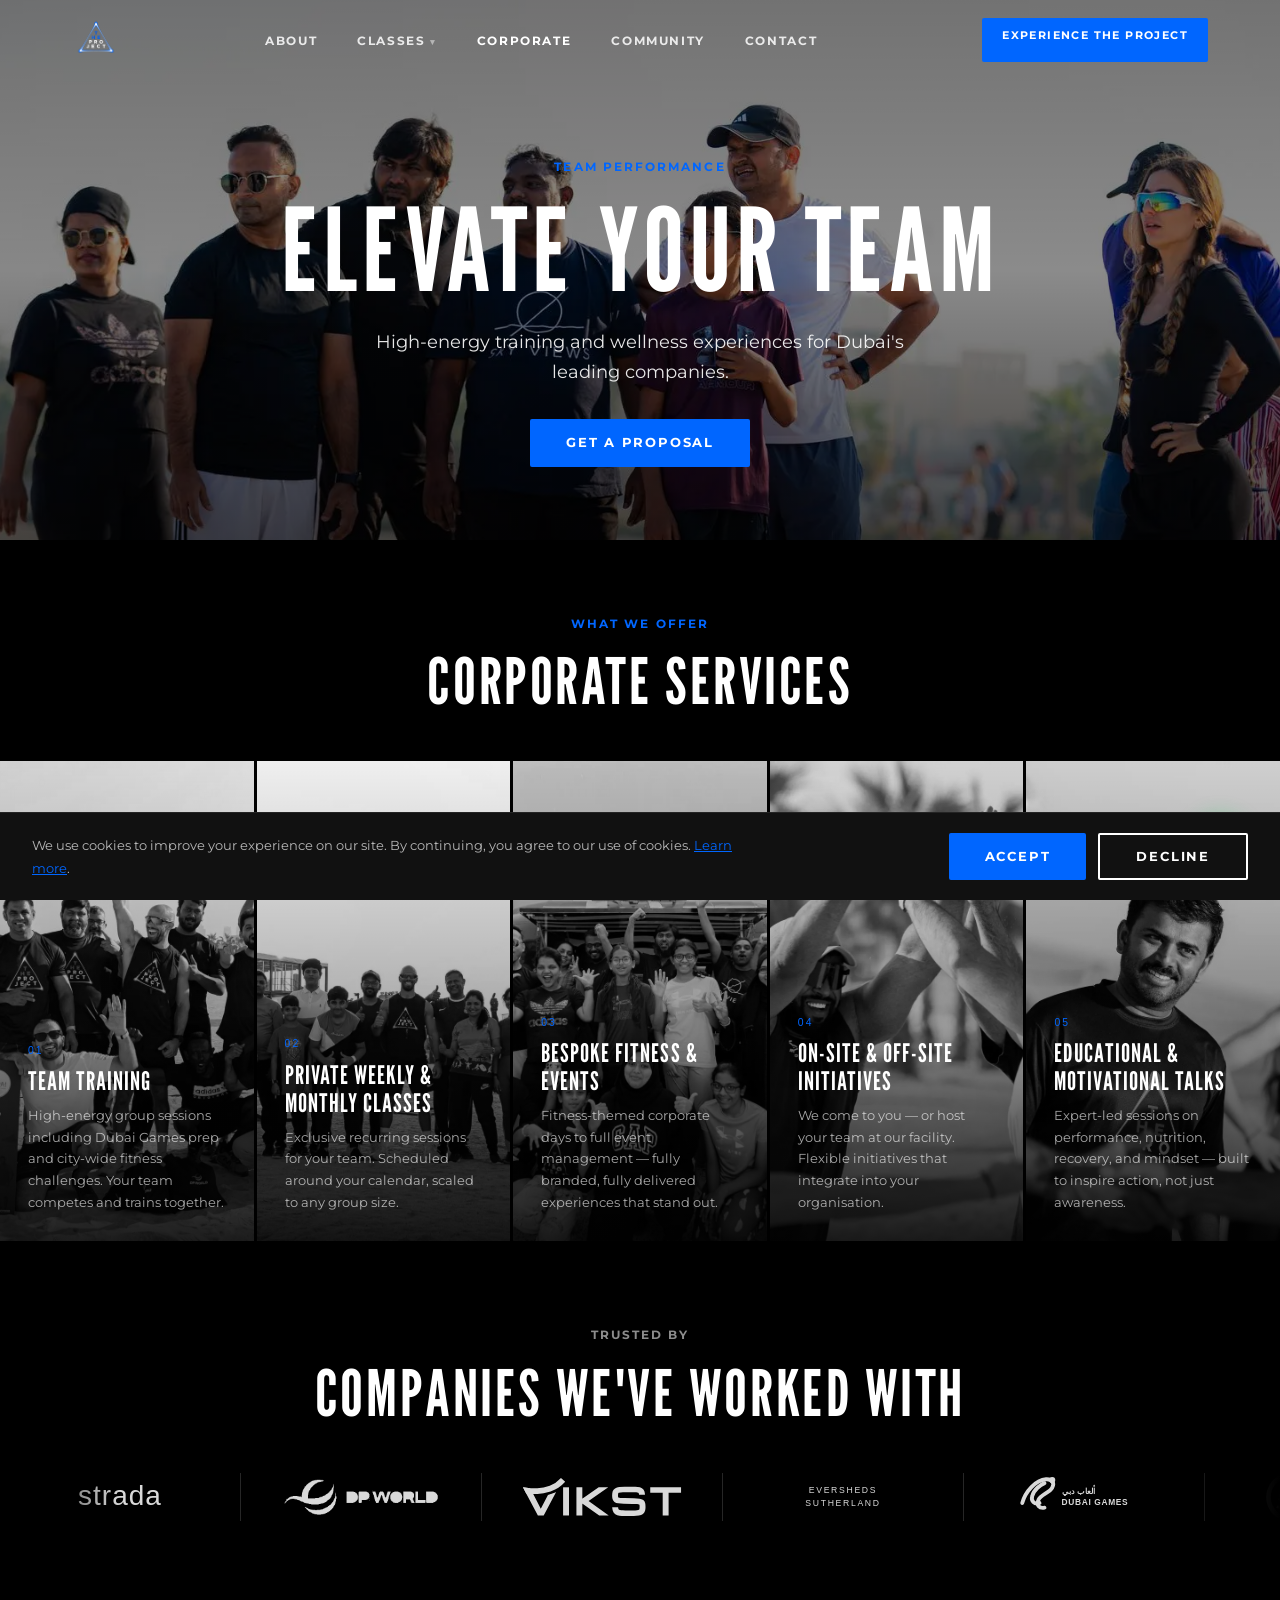
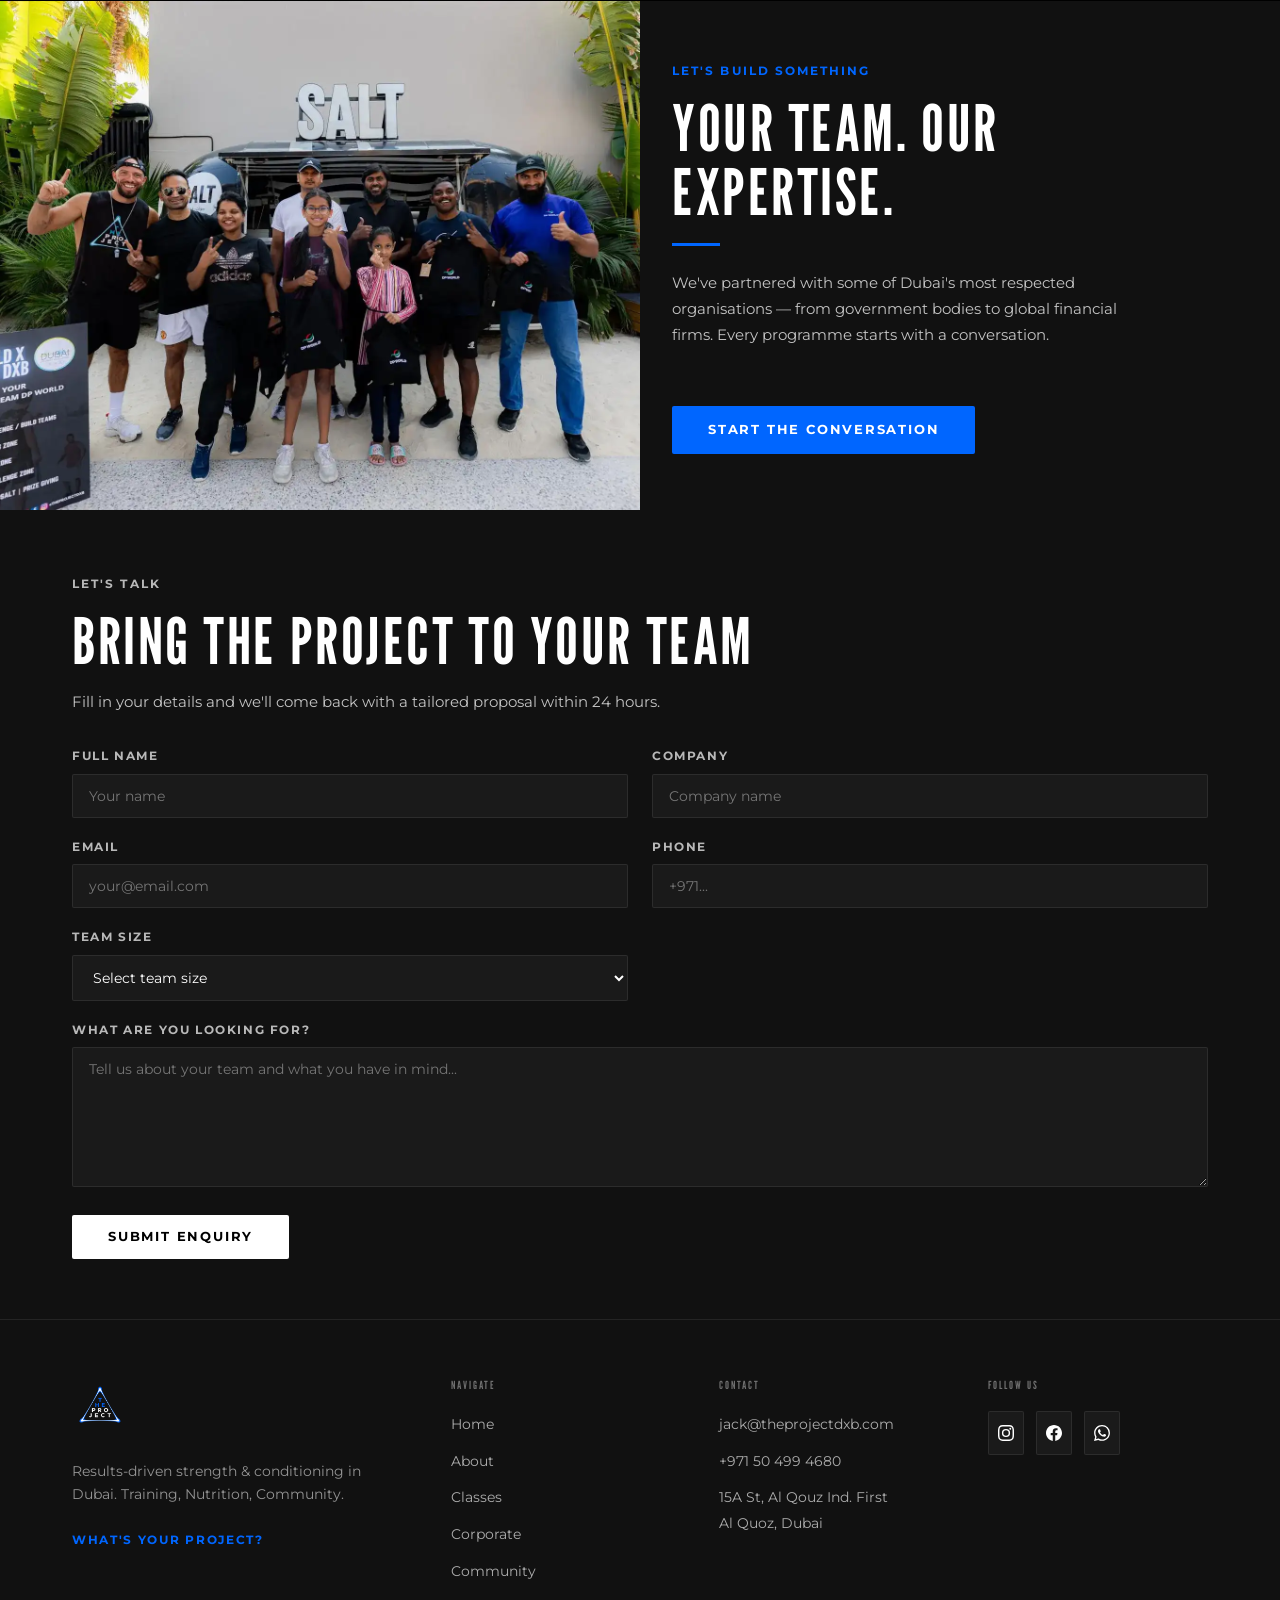
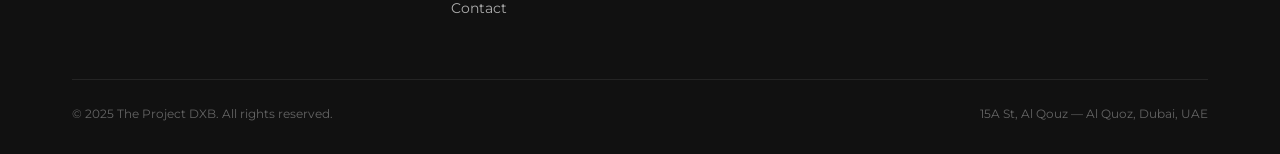
<file: corporate.html>
<!DOCTYPE html>
<html lang="en">
<head>
  <meta charset="UTF-8" />
  <meta name="viewport" content="width=device-width, initial-scale=1.0" />
  <title>Corporate — The Project DXB</title>
  <meta name="description" content="High-energy corporate team training and wellness events in Dubai. Partner with The Project DXB for team-building, private classes, bespoke fitness events and motivational talks." />
  <!-- ══ SEO — update domain if different ═════════════════ -->
  <link rel="canonical" href="https://www.theprojectdxb.com/corporate.html" />
  <meta property="og:type" content="website" />
  <meta property="og:site_name" content="The Project DXB" />
  <meta property="og:url" content="https://www.theprojectdxb.com/corporate.html" />
  <meta property="og:title" content="Corporate Fitness — The Project DXB Dubai" />
  <meta property="og:description" content="High-energy corporate team training and wellness events in Dubai. Partner with The Project DXB for team-building, private classes and bespoke fitness events." />
  <meta property="og:image" content="https://www.theprojectdxb.com/assets/images/5T5A1213.jpg" />
  <meta name="twitter:card" content="summary_large_image" />
  <meta name="twitter:title" content="Corporate Fitness — The Project DXB Dubai" />
  <meta name="twitter:description" content="High-energy corporate team training and wellness events in Dubai." />
  <meta name="twitter:image" content="https://www.theprojectdxb.com/assets/images/5T5A1213.jpg" />
  <script type="application/ld+json">
  {
    "@context": "https://schema.org",
    "@type": "Service",
    "name": "Corporate Fitness &amp; Wellness",
    "provider": { "@id": "https://www.theprojectdxb.com/#gym" },
    "description": "High-energy corporate team training and wellness events in Dubai. Team-building, private classes, bespoke fitness events and motivational talks.",
    "areaServed": {
      "@type": "City",
      "name": "Dubai"
    },
    "audience": {
      "@type": "BusinessAudience",
      "name": "Corporate teams and businesses in Dubai"
    }
  }
  </script>
  <link rel="icon" type="image/x-icon" href="favicon.ico" />
  <link rel="apple-touch-icon" href="assets/images/favicon-180.png" />
  <link href="https://fonts.googleapis.com/css2?family=League+Gothic&display=swap" rel="stylesheet">
  <link href="https://fonts.cdnfonts.com/css/norwester" rel="stylesheet">
  <link rel="stylesheet" href="assets/css/styles.css" />

  <style>
    /* ── Corporate Services — Photo Card Grid ───────────────── */
    .services-scroll-outer {
      margin-top: 3rem;
    }
    .services-scroll {
      display: grid;
      grid-template-columns: repeat(5, 1fr);
      gap: 3px;
    }

    .service-photo-card {
      height: 480px;
      position: relative;
      overflow: hidden;
    }
    .service-photo-card img {
      position: absolute;
      inset: 0;
      width: 100%;
      height: 100%;
      object-fit: cover;
      object-position: center;
      filter: grayscale(100%);
      transition: transform 0.6s ease, filter 0.6s ease;
    }
    .service-photo-card:hover img {
      transform: scale(1.04);
      filter: grayscale(0%);
    }
    .service-photo-overlay {
      position: absolute;
      inset: 0;
      background: linear-gradient(to top, rgba(0,0,0,0.88) 0%, rgba(0,0,0,0.3) 50%, rgba(0,0,0,0.05) 100%);
    }
    .service-photo-content {
      position: absolute;
      bottom: 0;
      left: 0;
      right: 0;
      padding: 1.75rem;
      z-index: 2;
    }
    .service-photo-num {
      font-family: 'Norwester', sans-serif;
      font-size: 0.65rem;
      letter-spacing: 0.2em;
      color: var(--blue);
      display: block;
      margin-bottom: 0.5rem;
    }
    .service-photo-title {
      font-family: 'League Gothic', Impact, sans-serif;
      font-size: clamp(1.3rem, 2vw, 1.65rem);
      color: #fff;
      text-transform: uppercase;
      letter-spacing: 0.04em;
      line-height: 1.1;
      margin: 0 0 0.6rem;
    }
    .service-photo-desc {
      font-size: 0.82rem;
      color: rgba(255,255,255,0.65);
      line-height: 1.65;
      margin: 0;
    }

    @media (max-width: 900px) {
      .services-scroll { grid-template-columns: repeat(3, 1fr); }
    }
    @media (max-width: 600px) {
      .services-scroll { grid-template-columns: repeat(2, 1fr); }
      .service-photo-card { height: 360px; }
    }
    @media (max-width: 400px) {
      .services-scroll { grid-template-columns: 1fr; }
      .service-photo-card { height: 280px; }
    }

    /* ── Clients Marquee ───────────────────────────────────── */
    .clients-section {
      background: var(--black);
      padding: 5rem 0;
      overflow: hidden;
    }
    .clients-section .section-header {
      text-align: center;
      margin-bottom: 3rem;
    }
    .clients-section .section-header h2 {
      color: #fff;
    }
    .clients-section .label {
      color: rgba(255,255,255,0.55);
    }
    .marquee-wrapper {
      position: relative;
      overflow: hidden;
    }
    .marquee-wrapper::before,
    .marquee-wrapper::after {
      content: '';
      position: absolute;
      top: 0; bottom: 0;
      width: 120px;
      z-index: 2;
      pointer-events: none;
    }
    .marquee-wrapper::before { left: 0; background: linear-gradient(to right, #000, transparent); }
    .marquee-wrapper::after  { right: 0; background: linear-gradient(to left, #000, transparent); }

    .marquee-track {
      display: flex;
      gap: 0;
      width: max-content;
      animation: marquee-scroll 28s linear infinite;
    }
    .marquee-track:hover { animation-play-state: paused; }

    @keyframes marquee-scroll {
      0%   { transform: translateX(0); }
      100% { transform: translateX(-50%); }
    }

    .client-item {
      display: flex;
      align-items: center;
      justify-content: center;
      padding: 0 2.5rem;
      border-right: 1px solid rgba(255,255,255,0.15);
      flex-shrink: 0;
    }
    .client-item img {
      display: block;
      width: 160px;
      height: 48px;
      object-fit: contain;
      opacity: 0.85;
      filter: brightness(0) invert(1);
      transition: opacity 0.3s ease;
    }
    .client-item:hover img {
      opacity: 1;
    }

    /* ── Split image override for corporate ───────────────── */
    .corporate-split-img {
      background-image: url('assets/images/5T5A1213.jpg');
      background-size: cover;
      background-position: center;
    }

    /* ── Enquiry form section ──────────────────────────────── */
    .cta-banner-dark { text-align: left; }
    .cta-banner-dark .section-header { text-align: left; }
    .cta-banner-dark .section-header p { margin: 0.75rem 0 0; max-width: none; text-align: left; }

    .corporate-form { margin-top: 0; }
    .form-grid {
      display: grid;
      grid-template-columns: 1fr 1fr;
      gap: 0 1.5rem;
    }
    @media (max-width: 640px) {
      .form-grid { grid-template-columns: 1fr; }
    }
  </style>
  <!-- Meta Pixel Code -->
<script>
!function(f,b,e,v,n,t,s)
{if(f.fbq)return;n=f.fbq=function(){n.callMethod?
n.callMethod.apply(n,arguments):n.queue.push(arguments)};
if(!f._fbq)f._fbq=n;n.push=n;n.loaded=!0;n.version='2.0';
n.queue=[];t=b.createElement(e);t.async=!0;
t.src=v;s=b.getElementsByTagName(e)[0];
s.parentNode.insertBefore(t,s)}(window, document,'script',
'https://connect.facebook.net/en_US/fbevents.js');
fbq('init', '1275177634174218');
fbq('track', 'PageView');
</script>
<noscript><img height="1" width="1" style="display:none"
src="https://www.facebook.com/tr?id=1275177634174218&ev=PageView&noscript=1"
/></noscript>
<!-- End Meta Pixel Code -->
</head>
<body>

  <!-- ══ NAVIGATION ══════════════════════════════════════ -->
  <nav class="nav">
    <div class="nav-inner">
      <a href="index.html" class="nav-logo">
        <img src="assets/images/logo-dark.png" alt="The Project DXB" />
      </a>
      <ul class="nav-links">
        <li><a href="about.html">About</a></li>
        <li class="has-dropdown">
          <a href="classes.html">Classes</a>
          <ul class="nav-dropdown">
            <li><a href="classes.html#schedule">Schedule</a></li>
            <li><a href="classes.html#memberships">Memberships</a></li>
            <li><a href="classes.html#project90">Project 90</a></li>
          </ul>
        </li>
        <li><a href="corporate.html">Corporate</a></li>
        <li><a href="community.html">Community</a></li>
        <li><a href="contact.html">Contact</a></li>
      </ul>
      <a href="https://wa.me/971504994680?text=Hi%20Coach%2C%20I%20would%20like%20to%20claim%20the%202%20free%20trial%20class%20offer%20please%3A%20Full%20Name%20/%20Email" target="_blank" rel="noopener" class="btn btn-primary nav-cta">Experience The Project</a>
      <button class="nav-burger" aria-label="Toggle menu">
        <span></span><span></span><span></span>
      </button>
    </div>
  </nav>

  <!-- Mobile Menu -->
  <div class="nav-mobile">
    <a href="about.html">About</a>
    <a href="classes.html">Classes</a>
    <a href="classes.html#schedule" class="nav-mobile-sub">&#8594; Schedule</a>
    <a href="classes.html#project90" class="nav-mobile-sub">&#8594; Project 90</a>
    <a href="corporate.html">Corporate</a>
    <a href="community.html">Community</a>
    <a href="contact.html">Contact</a>
    <a href="https://wa.me/971504994680?text=Hi%20Coach%2C%20I%20would%20like%20to%20claim%20the%202%20free%20trial%20class%20offer%20please%3A%20Full%20Name%20/%20Email" target="_blank" rel="noopener" class="btn btn-primary" style="text-align:center;margin-top:0.5rem;">Experience The Project</a>
  </div>

  <main>
  <!-- ══ HERO ════════════════════════════════════════════ -->
  <section class="hero hero-page">
    <div class="hero-bg" style="background-image:url('assets/images/corporate/5T5A1128.jpg');background-position:center top;"></div>
    <div class="hero-overlay"></div>
    <div class="hero-content fade-up">
      <span class="label">Team Performance</span>
      <h1>Elevate Your Team</h1>
      <p>High-energy training and wellness experiences for Dubai's leading companies.</p>
      <a href="#enquiry" class="btn btn-primary">Get a Proposal</a>
    </div>
  </section>

  <!-- ══ SERVICES ════════════════════════════════════════ -->
  <section class="section" style="padding:70px 0 0;">
    <div class="container">
      <div class="section-header fade-up">
        <span class="label">What We Offer</span>
        <h2>Corporate Services</h2>
      </div>
    </div>
    <div class="services-scroll-outer">
      <div class="services-scroll" id="servicesScroll">

          <div class="service-photo-card">
            <img src="assets/images/corporate/IMG_4199.JPG" alt="Team Training" style="object-position:center top;" />
            <div class="service-photo-overlay"></div>
            <div class="service-photo-content">
              <span class="service-photo-num">01</span>
              <h3 class="service-photo-title">Team Training</h3>
              <p class="service-photo-desc">High-energy group sessions including Dubai Games prep and city-wide fitness challenges. Your team competes and trains together.</p>
            </div>
          </div>

          <div class="service-photo-card">
            <img src="assets/images/IMG_4800.JPG" alt="Private Classes" style="object-position:center center;" />
            <div class="service-photo-overlay"></div>
            <div class="service-photo-content">
              <span class="service-photo-num">02</span>
              <h3 class="service-photo-title">Private Weekly &amp; Monthly Classes</h3>
              <p class="service-photo-desc">Exclusive recurring sessions for your team. Scheduled around your calendar, scaled to any group size.</p>
            </div>
          </div>

          <div class="service-photo-card">
            <img src="assets/images/corporate/5T5A1226.jpg" alt="Bespoke Events" style="object-position:center top;" />
            <div class="service-photo-overlay"></div>
            <div class="service-photo-content">
              <span class="service-photo-num">03</span>
              <h3 class="service-photo-title">Bespoke Fitness &amp; Events</h3>
              <p class="service-photo-desc">Fitness-themed corporate days to full event management — fully branded, fully delivered experiences that stand out.</p>
            </div>
          </div>

          <div class="service-photo-card">
            <img src="assets/images/corporate/IMG_4203.JPG" alt="On-Site Initiatives" style="object-position:center center;" />
            <div class="service-photo-overlay"></div>
            <div class="service-photo-content">
              <span class="service-photo-num">04</span>
              <h3 class="service-photo-title">On-Site &amp; Off-Site Initiatives</h3>
              <p class="service-photo-desc">We come to you — or host your team at our facility. Flexible initiatives that integrate into your organisation.</p>
            </div>
          </div>

          <div class="service-photo-card">
            <img src="assets/images/corporate/IMG_4201.JPG" alt="Motivational Talks" style="object-position:center top;" />
            <div class="service-photo-overlay"></div>
            <div class="service-photo-content">
              <span class="service-photo-num">05</span>
              <h3 class="service-photo-title">Educational &amp; Motivational Talks</h3>
              <p class="service-photo-desc">Expert-led sessions on performance, nutrition, recovery, and mindset — built to inspire action, not just awareness.</p>
            </div>
          </div>

        </div>
      </div>
  </section>

  <!-- ══ CLIENTS MARQUEE ════════════════════════════════ -->
  <section class="clients-section">
    <div class="section-header fade-up">
      <span class="label">Trusted By</span>
      <h2>Companies We've Worked With</h2>
    </div>
    <div class="marquee-wrapper">
      <div class="marquee-track" id="marqueeTrack">
        <!-- Set 1 -->
        <div class="client-item"><img src="assets/images/clients/strada.svg" alt="Strada" /></div>
        <div class="client-item"><img src="assets/images/clients/dpworld.png" alt="DP World" /></div>
        <div class="client-item"><img src="assets/images/clients/vikst.svg" alt="Vikst" /></div>
        <div class="client-item"><img src="assets/images/clients/eversheds.svg" alt="Eversheds Sutherland" /></div>
        <div class="client-item"><img src="assets/images/clients/dubaigames.svg" alt="Dubai Games" /></div>
        <div class="client-item"><img src="assets/images/clients/dubaifitness.svg" alt="Dubai Fitness Challenge" /></div>
        <div class="client-item"><img src="assets/images/clients/stephensonharwood.svg" alt="Stephenson Harwood" /></div>
        <div class="client-item"><img src="assets/images/clients/linkedin.svg" alt="LinkedIn" /></div>
        <div class="client-item"><img src="assets/images/clients/dubaimunicipality.png" alt="Dubai Municipality" /></div>
        <div class="client-item"><img src="assets/images/clients/visa.svg" alt="Visa" /></div>
        <div class="client-item"><img src="assets/images/clients/dubaitourism.png" alt="Dubai Tourism" /></div>
        <div class="client-item"><img src="assets/images/clients/alec.svg" alt="Alec" /></div>
        <div class="client-item"><img src="assets/images/clients/jpmorgan.svg" alt="JP Morgan" /></div>
        <!-- Set 2 — duplicate for seamless loop -->
        <div class="client-item"><img src="assets/images/clients/strada.svg" alt="Strada" /></div>
        <div class="client-item"><img src="assets/images/clients/dpworld.png" alt="DP World" /></div>
        <div class="client-item"><img src="assets/images/clients/vikst.svg" alt="Vikst" /></div>
        <div class="client-item"><img src="assets/images/clients/eversheds.svg" alt="Eversheds Sutherland" /></div>
        <div class="client-item"><img src="assets/images/clients/dubaigames.svg" alt="Dubai Games" /></div>
        <div class="client-item"><img src="assets/images/clients/dubaifitness.svg" alt="Dubai Fitness Challenge" /></div>
        <div class="client-item"><img src="assets/images/clients/stephensonharwood.svg" alt="Stephenson Harwood" /></div>
        <div class="client-item"><img src="assets/images/clients/linkedin.svg" alt="LinkedIn" /></div>
        <div class="client-item"><img src="assets/images/clients/dubaimunicipality.png" alt="Dubai Municipality" /></div>
        <div class="client-item"><img src="assets/images/clients/visa.svg" alt="Visa" /></div>
        <div class="client-item"><img src="assets/images/clients/dubaitourism.png" alt="Dubai Tourism" /></div>
        <div class="client-item"><img src="assets/images/clients/alec.svg" alt="Alec" /></div>
        <div class="client-item"><img src="assets/images/clients/jpmorgan.svg" alt="JP Morgan" /></div>
      </div>
    </div>
  </section>

  <!-- ══ SPLIT IMAGE ═════════════════════════════════════ -->
  <section class="split">
    <div class="split-img corporate-split-img"></div>
    <div class="split-content">
      <div class="split-content-inner">
        <span class="label">Let's Build Something</span>
        <h2>Your Team. Our Expertise.</h2>
        <div class="divider"></div>
        <p>We've partnered with some of Dubai's most respected organisations — from government bodies to global financial firms. Every programme starts with a conversation.</p>
        <br/>
        <a href="#enquiry" class="btn btn-primary">Start the Conversation</a>
      </div>
    </div>
  </section>

  <!-- ══ ENQUIRY FORM ════════════════════════════════════ -->
  <section class="cta-banner-dark" id="enquiry">
    <div class="container fade-up">
      <div class="section-header" style="color:#fff;margin-bottom:2rem;">
        <span class="label" style="color:rgba(255,255,255,0.7);">Let's Talk</span>
        <h2>Bring The Project to Your Team</h2>
        <p style="color:rgba(255,255,255,0.75);">Fill in your details and we'll come back with a tailored proposal within 24 hours.</p>
      </div>

      <form class="corporate-form" id="corporate-enquiry-form">
        <div class="form-grid">
          <div class="form-group">
            <label class="label">Full Name</label>
            <input type="text" name="name" placeholder="Your name" required />
          </div>
          <div class="form-group">
            <label class="label">Company</label>
            <input type="text" name="company" placeholder="Company name" required />
          </div>
          <div class="form-group">
            <label class="label">Email</label>
            <input type="email" name="email" placeholder="your@email.com" required />
          </div>
          <div class="form-group">
            <label class="label">Phone</label>
            <input type="tel" name="phone" placeholder="+971..." required />
          </div>
          <div class="form-group">
            <label class="label">Team Size</label>
            <select name="team_size" required>
              <option value="">Select team size</option>
              <option value="5-10">5 – 10 people</option>
              <option value="10-20">10 – 20 people</option>
              <option value="20-50">20 – 50 people</option>
              <option value="50+">50+ people</option>
            </select>
          </div>
          <div class="form-group" style="grid-column:1/-1;">
            <label class="label">What are you looking for?</label>
            <textarea name="message" placeholder="Tell us about your team and what you have in mind..." rows="4"></textarea>
          </div>
        </div>
        <button type="submit" class="btn btn-white">Submit Enquiry</button>
      </form>
    </div>
  </section>
  </main>

  <!-- ══ FOOTER ════════════════════════════════════════════ -->
  <footer class="footer">
    <div class="container">
      <div class="footer-grid">
        <div>
          <div class="footer-logo">
            <img src="assets/images/logo-dark.png" alt="The Project DXB" />
          </div>
          <p class="footer-about">Results-driven strength &amp; conditioning in Dubai. Training, Nutrition, Community.</p>
          <p class="footer-phrase">What's your Project?</p>
        </div>
        <div class="footer-col">
          <h4>Navigate</h4>
          <ul>
            <li><a href="index.html">Home</a></li>
            <li><a href="about.html">About</a></li>
            <li><a href="classes.html">Classes</a></li>
            <li><a href="corporate.html">Corporate</a></li>
            <li><a href="community.html">Community</a></li>
            <li><a href="contact.html">Contact</a></li>
          </ul>
        </div>
        <div class="footer-col">
          <h4>Contact</h4>
          <ul>
            <li><a href="mailto:jack@theprojectdxb.com">jack@theprojectdxb.com</a></li>
            <li><a href="tel:+971504994680">+971 50 499 4680</a></li>
            <li><a href="contact.html#location">15A St, Al Qouz Ind. First<br/>Al Quoz, Dubai</a></li>
          </ul>
        </div>
        <div class="footer-col">
          <h4>Follow Us</h4>
          <div class="social-links">
            <a href="https://www.instagram.com/theprojectdxb" target="_blank" rel="noopener" class="social-link" aria-label="Instagram">
              <svg viewBox="0 0 24 24"><path d="M12 2.163c3.204 0 3.584.012 4.85.07 3.252.148 4.771 1.691 4.919 4.919.058 1.265.069 1.645.069 4.849 0 3.205-.012 3.584-.069 4.849-.149 3.225-1.664 4.771-4.919 4.919-1.266.058-1.644.07-4.85.07-3.204 0-3.584-.012-4.849-.07-3.26-.149-4.771-1.699-4.919-4.92-.058-1.265-.07-1.644-.07-4.849 0-3.204.013-3.583.07-4.849.149-3.227 1.664-4.771 4.919-4.919 1.266-.057 1.645-.069 4.849-.069zM12 0C8.741 0 8.333.014 7.053.072 2.695.272.273 2.69.073 7.052.014 8.333 0 8.741 0 12c0 3.259.014 3.668.072 4.948.2 4.358 2.618 6.78 6.98 6.98C8.333 23.986 8.741 24 12 24c3.259 0 3.668-.014 4.948-.072 4.354-.2 6.782-2.618 6.979-6.98.059-1.28.073-1.689.073-4.948 0-3.259-.014-3.667-.072-4.947-.196-4.354-2.617-6.78-6.979-6.98C15.668.014 15.259 0 12 0zm0 5.838a6.162 6.162 0 100 12.324 6.162 6.162 0 000-12.324zM12 16a4 4 0 110-8 4 4 0 010 8zm6.406-11.845a1.44 1.44 0 100 2.881 1.44 1.44 0 000-2.881z"/></svg>
            </a>
            <a href="https://www.facebook.com/share/1aDbW2KLCJ/" target="_blank" rel="noopener" class="social-link" aria-label="Facebook">
              <svg viewBox="0 0 24 24"><path d="M24 12.073c0-6.627-5.373-12-12-12s-12 5.373-12 12c0 5.99 4.388 10.954 10.125 11.854v-8.385H7.078v-3.47h3.047V9.43c0-3.007 1.792-4.669 4.533-4.669 1.312 0 2.686.235 2.686.235v2.953H15.83c-1.491 0-1.956.925-1.956 1.874v2.25h3.328l-.532 3.47h-2.796v8.385C19.612 23.027 24 18.062 24 12.073z"/></svg>
            </a>
            <a href="https://chat.whatsapp.com/GjJSL7JxPBIE38OpQnCXCo" target="_blank" rel="noopener" class="social-link" aria-label="WhatsApp Community">
              <svg viewBox="0 0 24 24"><path d="M17.472 14.382c-.297-.149-1.758-.867-2.03-.967-.273-.099-.471-.148-.67.15-.197.297-.767.966-.94 1.164-.173.199-.347.223-.644.075-.297-.15-1.255-.463-2.39-1.475-.883-.788-1.48-1.761-1.653-2.059-.173-.297-.018-.458.13-.606.134-.133.298-.347.446-.52.149-.174.198-.298.298-.497.099-.198.05-.371-.025-.52-.075-.149-.669-1.612-.916-2.207-.242-.579-.487-.5-.669-.51-.173-.008-.371-.01-.57-.01-.198 0-.52.074-.792.372-.272.297-1.04 1.016-1.04 2.479 0 1.462 1.065 2.875 1.213 3.074.149.198 2.096 3.2 5.077 4.487.709.306 1.262.489 1.694.625.712.227 1.36.195 1.871.118.571-.085 1.758-.719 2.006-1.413.248-.694.248-1.289.173-1.413-.074-.124-.272-.198-.57-.347m-5.421 7.403h-.004a9.87 9.87 0 01-5.031-1.378l-.361-.214-3.741.982.998-3.648-.235-.374a9.86 9.86 0 01-1.51-5.26c.001-5.45 4.436-9.884 9.888-9.884 2.64 0 5.122 1.03 6.988 2.898a9.825 9.825 0 012.893 6.994c-.003 5.45-4.437 9.884-9.885 9.884m8.413-18.297A11.815 11.815 0 0012.05 0C5.495 0 .16 5.335.157 11.892c0 2.096.547 4.142 1.588 5.945L.057 24l6.305-1.654a11.882 11.882 0 005.683 1.448h.005c6.554 0 11.89-5.335 11.893-11.893a11.821 11.821 0 00-3.48-8.413z"/></svg>
            </a>
          </div>
        </div>
      </div>
      <div class="footer-bottom">
        <span>© 2025 The Project DXB. All rights reserved.</span>
        <span>15A St, Al Qouz — Al Quoz, Dubai, UAE</span>
      </div>
    </div>
  </footer>

  <!-- ══ WHATSAPP FLOAT ════════════════════════════════════ -->
  <a href="https://wa.me/971504994680?text=Hi%20Coach%2C%20I%20would%20like%20to%20claim%20the%202%20free%20trial%20class%20offer%20please%3A%20Full%20Name%20/%20Email" target="_blank" rel="noopener" class="wa-float" aria-label="Experience The Project">
    <span class="wa-tooltip">Experience The Project</span>
    <svg viewBox="0 0 24 24"><path d="M17.472 14.382c-.297-.149-1.758-.867-2.03-.967-.273-.099-.471-.148-.67.15-.197.297-.767.966-.94 1.164-.173.199-.347.223-.644.075-.297-.15-1.255-.463-2.39-1.475-.883-.788-1.48-1.761-1.653-2.059-.173-.297-.018-.458.13-.606.134-.133.298-.347.446-.52.149-.174.198-.298.298-.497.099-.198.05-.371-.025-.52-.075-.149-.669-1.612-.916-2.207-.242-.579-.487-.5-.669-.51-.173-.008-.371-.01-.57-.01-.198 0-.52.074-.792.372-.272.297-1.04 1.016-1.04 2.479 0 1.462 1.065 2.875 1.213 3.074.149.198 2.096 3.2 5.077 4.487.709.306 1.262.489 1.694.625.712.227 1.36.195 1.871.118.571-.085 1.758-.719 2.006-1.413.248-.694.248-1.289.173-1.413-.074-.124-.272-.198-.57-.347m-5.421 7.403h-.004a9.87 9.87 0 01-5.031-1.378l-.361-.214-3.741.982.998-3.648-.235-.374a9.86 9.86 0 01-1.51-5.26c.001-5.45 4.436-9.884 9.888-9.884 2.64 0 5.122 1.03 6.988 2.898a9.825 9.825 0 012.893 6.994c-.003 5.45-4.437 9.884-9.885 9.884m8.413-18.297A11.815 11.815 0 0012.05 0C5.495 0 .16 5.335.157 11.892c0 2.096.547 4.142 1.588 5.945L.057 24l6.305-1.654a11.882 11.882 0 005.683 1.448h.005c6.554 0 11.89-5.335 11.893-11.893a11.821 11.821 0 00-3.48-8.413z"/></svg>
  </a>

  <!-- ══ COOKIE BANNER ═════════════════════════════════════ -->
  <div class="cookie-banner hidden">
    <p class="cookie-text">We use cookies to improve your experience on our site. By continuing, you agree to our use of cookies. <a href="#">Learn more</a>.</p>
    <div class="cookie-actions">
      <button class="btn btn-primary cookie-accept">Accept</button>
      <button class="btn btn-outline cookie-decline">Decline</button>
    </div>
  </div>

  <script src="assets/js/main.js"></script>
</body>
</html>
</file>
<file: assets/css/styles.css>
/* =========================================================
   THE PROJECT DXB — GLOBAL STYLES
   Brand: League Gothic (headers) | Norwester (body) | #0066FF | #000000 | #FFFFFF
   ========================================================= */

@import url('https://fonts.googleapis.com/css2?family=League+Gothic&display=swap');
@import url('https://fonts.cdnfonts.com/css/norwester');
@import url('https://fonts.googleapis.com/css2?family=Montserrat:wght@300;400;600;700;900&display=swap');

/* ----- RESET & BASE ----- */
*, *::before, *::after { box-sizing: border-box; margin: 0; padding: 0; }

html { scroll-behavior: smooth; font-size: 16px; -webkit-text-size-adjust: 100%; }

body {
  font-family:'Montserrat', Arial, sans-serif;
  background: #000;
  color: #fff;
  line-height: 1.6;
  overflow-x: hidden;
  -webkit-font-smoothing: antialiased;
}

img { max-width: 100%; display: block; }
a { text-decoration: none; color: inherit; }

/* Prevent 300ms tap delay on mobile */
a, button, .btn, .nav-burger { touch-action: manipulation; }

/* Minimum tap target size */
.btn, .nav-burger, .nav-mobile a, .wa-float, .social-link { min-height: 44px; }
.nav-burger { min-width: 44px; align-items: center; justify-content: center; }
ul { list-style: none; }

/* ----- CSS VARIABLES ----- */
:root {
  --blue:         #0066FF;
  --electric:     #0033FF;
  --black:        #000000;
  --white:        #FFFFFF;
  --grey:         #111111;
  --mid-grey:     #1a1a1a;
  --border:       rgba(255,255,255,0.08);
  --nav-h:        80px;
  --max:          1200px;
  --ease:         0.35s cubic-bezier(0.4,0,0.2,1);
}

/* ----- TYPOGRAPHY ----- */
h1, h2, h3, h4 {
  font-family: 'League Gothic', 'Impact', Arial Narrow, sans-serif;
  font-weight: 400;
  text-transform: uppercase;
  letter-spacing: 0.04em;
  line-height: 1.0;
}
h1 { font-size: clamp(3.5rem, 9vw, 8rem); }
h2 { font-size: clamp(2.4rem, 5vw, 4.5rem); }
h3 { font-size: clamp(1.4rem, 3vw, 2rem); }
h4 { font-size: 1.2rem; letter-spacing: 0.08em; }

p { font-family: 'Montserrat', Arial, sans-serif; font-weight: 400; line-height: 1.7; color: rgba(255,255,255,0.75); font-size: 0.95rem; }

.label {
  display: inline-block;
  font-size: 0.72rem;
  font-weight: 700;
  letter-spacing: 0.18em;
  text-transform: uppercase;
  color: var(--blue);
  margin-bottom: 1rem;
}

/* ----- LAYOUT ----- */
.container {
  max-width: var(--max);
  margin: 0 auto;
  padding: 0 2rem;
}

section { padding: 0; }

.section-header { text-align: center; margin-bottom: 40px; }
.section-header p { max-width: 600px; margin: 1rem auto 0; }

/* ----- BUTTONS ----- */
.btn {
  display: inline-block;
  padding: 14px 36px;
  font-family: 'Norwester', 'Montserrat', sans-serif;
  font-size: 0.8rem;
  font-weight: 700;
  letter-spacing: 0.14em;
  text-transform: uppercase;
  border: none;
  cursor: pointer;
  transition: background var(--ease), transform var(--ease);
  border-radius: 2px;
}
.btn-primary {
  background: var(--blue);
  color: #fff;
}
.btn-primary:hover {
  background: var(--electric);
  transform: translateY(-2px);
}
.btn-outline {
  background: transparent;
  color: #fff;
  border: 2px solid #fff;
}
.btn-outline:hover {
  background: #fff;
  color: #000;
  transform: translateY(-2px);
}
.btn-white {
  background: #fff;
  color: #000;
}
.btn-white:hover {
  background: var(--blue);
  color: #fff;
  transform: translateY(-2px);
}

/* =========================================================
   NAVIGATION
   ========================================================= */
.nav {
  position: fixed;
  top: 0; left: 0; right: 0;
  z-index: 1000;
  height: var(--nav-h);
  display: flex;
  align-items: center;
  transition: background var(--ease), box-shadow var(--ease);
}
.nav.scrolled {
  background: rgba(0,0,0,0.97);
  box-shadow: 0 1px 0 var(--border);
}
.nav-inner {
  display: flex;
  align-items: center;
  justify-content: space-between;
  width: 100%;
  max-width: var(--max);
  margin: 0 auto;
  padding: 0 2rem;
}
.nav-logo img { height: 48px; width: auto; }

.nav-links {
  display: flex;
  align-items: center;
  gap: 2.5rem;
}
.nav-links a {
  font-size: 0.72rem;
  font-weight: 700;
  letter-spacing: 0.14em;
  text-transform: uppercase;
  color: rgba(255,255,255,0.85);
  transition: color var(--ease);
}
.nav-links a:hover,
.nav-links a.active { color: #fff; }

/* Nav CTA — smaller than page buttons */
.nav-cta {
  margin-left: 1.25rem;
  padding: 9px 20px !important;
  font-size: 0.67rem !important;
  letter-spacing: 0.13em !important;
}

/* Classes dropdown */
.has-dropdown { position: relative; }
.has-dropdown > a::after {
  content: ' ▾';
  font-size: 0.55rem;
  opacity: 0.55;
  vertical-align: middle;
}
.nav-dropdown {
  display: none;
  position: absolute;
  top: calc(100% + 8px);
  left: 50%;
  transform: translateX(-50%);
  background: #0a0a0a;
  border: 1px solid rgba(255,255,255,0.08);
  border-top: 2px solid var(--blue);
  min-width: 155px;
  padding: 0.4rem 0;
  list-style: none;
  z-index: 200;
}
.nav-dropdown.open { display: block; }
.nav-dropdown li a {
  display: block;
  padding: 0.55rem 1.1rem;
  font-size: 0.68rem;
  letter-spacing: 0.11em;
  color: rgba(255,255,255,0.72);
  white-space: nowrap;
}
.nav-dropdown li a:hover {
  color: #fff;
  background: rgba(255,255,255,0.06);
}

/* Mobile sub-links under Classes */
.nav-mobile-sub {
  padding-left: 1.75rem !important;
  font-size: 0.8rem !important;
  opacity: 0.65;
  border-bottom: 1px solid rgba(255,255,255,0.05) !important;
  letter-spacing: 0.1em !important;
}

/* Hamburger */
.nav-burger {
  display: none;
  flex-direction: column;
  gap: 5px;
  cursor: pointer;
  padding: 4px;
  background: none;
  border: none;
}
.nav-burger span {
  display: block;
  width: 26px;
  height: 2px;
  background: #fff;
  transition: var(--ease);
  transform-origin: center;
}
.nav-burger.open span:nth-child(1) { transform: translateY(7px) rotate(45deg); }
.nav-burger.open span:nth-child(2) { opacity: 0; }
.nav-burger.open span:nth-child(3) { transform: translateY(-7px) rotate(-45deg); }

/* Mobile Menu */
.nav-mobile {
  display: none;
  position: fixed;
  top: var(--nav-h);
  left: 0; right: 0;
  background: #000;
  padding: 2rem;
  flex-direction: column;
  gap: 1.5rem;
  border-top: 1px solid var(--border);
  z-index: 999;
}
.nav-mobile.open { display: flex; }
.nav-mobile a {
  font-size: 1rem;
  font-weight: 700;
  letter-spacing: 0.12em;
  text-transform: uppercase;
  padding: 0.5rem 0;
  border-bottom: 1px solid var(--border);
}

/* =========================================================
   HERO SECTIONS
   ========================================================= */
.hero {
  position: relative;
  min-height: 100vh;
  display: flex;
  align-items: center;
  justify-content: center;
  text-align: center;
  overflow: hidden;
}
.hero-bg {
  position: absolute;
  inset: 0;
  background-size: cover;
  background-position: center;
  background-attachment: fixed;
  transform: scale(1.05);
  transition: transform 0.1s linear;
}
.hero-overlay {
  position: absolute;
  inset: 0;
  background: linear-gradient(to bottom, rgba(0,0,0,0.55) 0%, rgba(0,0,0,0.45) 50%, rgba(0,0,0,0.7) 100%);
}
.hero-content {
  position: relative;
  z-index: 2;
  max-width: 900px;
  padding: 0 2rem;
  padding-top: var(--nav-h);
}
.hero-content h1 { color: #fff; margin-bottom: 1.2rem; }
.hero-content p {
  font-size: 1.1rem;
  color: rgba(255,255,255,0.9);
  max-width: 600px;
  margin: 0 auto 2rem;
  font-weight: 400;
}
.hero-scroll {
  position: absolute;
  bottom: 2rem;
  left: 50%;
  transform: translateX(-50%);
  z-index: 2;
  display: flex;
  flex-direction: column;
  align-items: center;
  gap: 8px;
  opacity: 0.6;
}
.hero-scroll span {
  font-size: 0.6rem;
  letter-spacing: 0.18em;
  text-transform: uppercase;
  font-weight: 600;
}
.scroll-line {
  width: 1px;
  height: 40px;
  background: linear-gradient(to bottom, #fff, transparent);
  animation: scrollPulse 2s ease-in-out infinite;
}
@keyframes scrollPulse {
  0%, 100% { opacity: 0.4; transform: scaleY(1); }
  50% { opacity: 1; transform: scaleY(1.2); }
}

/* Page hero (shorter, for inner pages) */
.hero-page {
  min-height: 60vh;
  padding-top: var(--nav-h);
}
.hero-page .hero-content { padding-top: 0; }

/* =========================================================
   PILLARS / THREE COLUMNS
   ========================================================= */
.pillars { background: var(--grey); padding: 36px 0; }
.pillars-grid {
  display: grid;
  grid-template-columns: repeat(3, 1fr);
  gap: 2px;
}
.pillar {
  background: var(--mid-grey);
  padding: 3rem 2.5rem;
  border-top: 3px solid var(--blue);
  transition: transform var(--ease), border-color var(--ease);
}
.pillar:hover { transform: translateY(-4px); border-color: var(--electric); }
.pillar-icon {
  width: 48px;
  height: 3px;
  background: var(--blue);
  margin-bottom: 1.5rem;
}
.pillar h3 { margin-bottom: 1rem; }
.pillar p { font-size: 0.95rem; }

/* =========================================================
   SPLIT SECTIONS (image + text)
   ========================================================= */
.split {
  display: grid;
  grid-template-columns: 1fr 1fr;
}
.split-img {
  background-size: cover;
  background-position: center;
  /* No min-height — height is driven by the text column, image crops to fit */
  min-height: 0;
}
.split-content {
  display: flex;
  align-items: center;
  padding: 56px 5%;
  background: var(--grey);
}
.split-content-inner { max-width: 480px; }
.split-content-inner h2 { margin-bottom: 1.2rem; }
.split-content-inner p { margin-bottom: 2rem; }
.split.reverse .split-img { order: 2; }
.split.reverse .split-content { order: 1; }

/* =========================================================
   STATS / NUMBERS BAR
   ========================================================= */
.stats-bar {
  background: var(--blue);
  padding: 50px 0;
}
.stats-grid {
  display: grid;
  grid-template-columns: repeat(4, 1fr);
  text-align: center;
  gap: 2rem;
}
.stat-num {
  font-size: clamp(2rem, 4vw, 3.5rem);
  font-weight: 900;
  letter-spacing: -0.02em;
  line-height: 1;
  display: block;
}
.stat-label {
  font-size: 0.72rem;
  font-weight: 700;
  letter-spacing: 0.14em;
  text-transform: uppercase;
  opacity: 0.85;
  margin-top: 0.4rem;
  display: block;
}

/* =========================================================
   VALUES / CARDS
   ========================================================= */
.values-grid {
  display: grid;
  grid-template-columns: repeat(2, 1fr);
  gap: 2px;
}
.value-card {
  background: var(--mid-grey);
  padding: 2.5rem;
  border-left: 3px solid var(--blue);
  transition: border-color var(--ease);
}
.value-card:hover { border-color: var(--electric); }
.value-card h3 { font-size: 1rem; margin-bottom: 0.75rem; }

/* =========================================================
   SCHEDULE TABLE
   ========================================================= */
.schedule-grid {
  display: grid;
  grid-template-columns: repeat(7, 1fr);
  gap: 2px;
}
.schedule-day {
  background: var(--mid-grey);
  padding: 1.5rem 1rem;
  text-align: center;
  border-top: 3px solid transparent;
  transition: border-color var(--ease), transform var(--ease);
}
.schedule-day:hover { border-color: var(--blue); transform: translateY(-3px); }
.schedule-day.highlight { border-top-color: var(--blue); }
.day-name {
  font-size: 0.65rem;
  font-weight: 700;
  letter-spacing: 0.16em;
  text-transform: uppercase;
  color: var(--blue);
  margin-bottom: 0.75rem;
  display: block;
}
.day-focus {
  font-size: 0.8rem;
  font-weight: 700;
  text-transform: uppercase;
  letter-spacing: 0.06em;
  margin-bottom: 0.5rem;
  line-height: 1.3;
}
.day-detail {
  font-size: 0.7rem;
  color: rgba(255,255,255,0.5);
  line-height: 1.5;
}

/* =========================================================
   TESTIMONIALS
   ========================================================= */
.testimonials {
  background: #080808;
  overflow: hidden;
  padding: 80px 0 60px;
}
.testimonials .section-header h2 { color: #fff; }
.testimonials .label { color: rgba(255,255,255,0.4); }

.google-badge {
  display: inline-flex;
  align-items: center;
  gap: 0.5rem;
  margin-top: 0.75rem;
  font-size: 0.78rem;
  color: rgba(255,255,255,0.4);
  letter-spacing: 0.05em;
}
.google-stars { color: #fbbc04; font-size: 0.9rem; letter-spacing: 0.05em; }

.slider-wrapper {
  display: flex;
  align-items: center;
  gap: 1.5rem;
  margin-top: 3rem;
}
.slider-viewport {
  flex: 1;
  overflow: hidden;
}
.slider-track {
  display: flex;
  transition: transform 0.45s cubic-bezier(0.25, 0.1, 0.25, 1);
  will-change: transform;
}

/* No card — just open text with a thin left accent */
.testimonial-card {
  flex: 0 0 calc(100% / 3);
  padding: 0 2rem 0 0;
  box-sizing: border-box;
}
.testimonial-inner {
  background: transparent;
  border: none;
  border-left: 2px solid rgba(0,102,255,0.4);
  padding: 0.25rem 0 0.5rem 1.75rem;
  height: 100%;
  display: flex;
  flex-direction: column;
  transition: border-color 0.35s;
}
.testimonial-inner:hover { border-left-color: var(--blue); }

.testimonial-stars {
  color: #fbbc04;
  font-size: 0.75rem;
  letter-spacing: 0.08em;
  margin-bottom: 1rem;
  opacity: 0.85;
}
.testimonial-text {
  font-family: 'Montserrat', Arial, sans-serif;
  font-style: italic;
  font-size: 0.92rem;
  font-weight: 400;
  line-height: 1.85;
  color: rgba(255,255,255,0.65);
  flex: 1;
  margin-bottom: 1.75rem;
}
.testimonial-name {
  display: flex;
  align-items: center;
  gap: 0.65rem;
  font-size: 0.68rem;
  font-weight: 700;
  letter-spacing: 0.14em;
  text-transform: uppercase;
  color: rgba(255,255,255,0.45);
}
.testimonial-name::before {
  content: '';
  display: inline-block;
  width: 18px;
  height: 1px;
  background: var(--blue);
  flex-shrink: 0;
}
.testimonial-source {
  font-size: 0.65rem;
  color: rgba(255,255,255,0.25);
  letter-spacing: 0.08em;
  margin-top: 0.2rem;
}

.slider-btn {
  flex-shrink: 0;
  width: 40px; height: 40px;
  border: 1px solid rgba(255,255,255,0.1);
  background: transparent;
  color: rgba(255,255,255,0.5);
  font-size: 1rem;
  cursor: pointer;
  display: flex; align-items: center; justify-content: center;
  transition: background 0.2s, border-color 0.2s, color 0.2s;
  border-radius: 2px;
}
.slider-btn:hover { background: var(--blue); border-color: var(--blue); color: #fff; }
.slider-btn:disabled { opacity: 0.15; cursor: default; }

.slider-dots {
  display: flex;
  justify-content: center;
  gap: 8px;
  margin-top: 2.5rem;
}
.slider-dot {
  width: 5px; height: 5px;
  border-radius: 50%;
  background: rgba(255,255,255,0.15);
  cursor: pointer;
  transition: background 0.25s, transform 0.25s;
  border: none;
  padding: 0;
}
.slider-dot.active {
  background: var(--blue);
  transform: scale(1.5);
}

@media (max-width: 900px) {
  .testimonial-card { flex: 0 0 50%; }
}
@media (max-width: 600px) {
  .testimonial-card { flex: 0 0 100%; padding: 0; }
  .slider-btn { display: none; }
}

/* =========================================================
   CTA BANNER
   ========================================================= */
.cta-banner {
  background: var(--blue);
  padding: 60px 0;
  text-align: center;
}
.cta-banner h2 { margin-bottom: 1rem; }
.cta-banner p { margin-bottom: 2rem; }

.cta-banner-dark {
  background: var(--grey);
  padding: 60px 0;
  text-align: center;
}
.cta-banner-dark h2 { margin-bottom: 1rem; }
.cta-banner-dark p { margin-bottom: 2rem; }

/* =========================================================
   TRIAL OFFER SECTION (image + blue overlay)
   ========================================================= */
.trial-section {
  position: relative;
  overflow: hidden;
}
.trial-overlay {
  position: absolute;
  inset: 0;
  background: rgba(0, 0, 0, 0.62);
  z-index: 1;
}

/* =========================================================
   WHATSAPP CTA SECTION
   ========================================================= */
.wa-section {
  position: relative;
  padding: 60px 0;
  overflow: hidden;
}
.wa-section .hero-bg { background-attachment: scroll; }
.wa-section .hero-overlay { background: rgba(0,0,0,0.7); }
.wa-section-content {
  position: relative;
  z-index: 2;
  text-align: center;
  max-width: 600px;
  margin: 0 auto;
  padding: 0 2rem;
}
.wa-section-content h2 { margin-bottom: 1rem; }
.wa-section-content p { margin-bottom: 2rem; }
.btn-wa {
  background: transparent;
  color: #fff;
  display: inline-flex;
  align-items: center;
  gap: 10px;
  padding: 14px 36px;
  font-family: 'Norwester', 'Montserrat', sans-serif;
  font-size: 0.8rem;
  font-weight: 700;
  letter-spacing: 0.12em;
  text-transform: uppercase;
  border-radius: 2px;
  border: 2px solid #fff;
  transition: background var(--ease), border-color var(--ease), transform var(--ease);
}
.btn-wa:hover { background: #fff; color: #000; transform: translateY(-2px); }
.btn-wa:hover svg { fill: #000; }
.btn-wa svg { width: 20px; height: 20px; fill: #fff; transition: fill var(--ease); }

/* =========================================================
   GALLERY GRID
   ========================================================= */
.gallery-grid {
  display: grid;
  grid-template-columns: repeat(3, 1fr);
  gap: 4px;
}
.gallery-item {
  aspect-ratio: 4/3;
  overflow: hidden;
  cursor: pointer;
}
.gallery-item img {
  width: 100%;
  height: 100%;
  object-fit: cover;
  transition: transform 0.5s var(--ease), filter 0.5s var(--ease);
  filter: grayscale(30%);
}
.gallery-item:hover img { transform: scale(1.06); filter: grayscale(0%); }

/* =========================================================
   CORPORATE OFFERS
   ========================================================= */
.offer-grid {
  display: grid;
  grid-template-columns: repeat(3, 1fr);
  gap: 2px;
}
.offer-card {
  background: var(--mid-grey);
  padding: 2.5rem;
  border-top: 3px solid var(--blue);
}
.offer-card h3 { font-size: 1rem; margin-bottom: 1rem; }
.offer-card ul { margin-top: 1rem; }
.offer-card ul li {
  font-size: 0.9rem;
  color: rgba(255,255,255,0.75);
  padding: 0.4rem 0;
  border-bottom: 1px solid var(--border);
  display: flex;
  align-items: flex-start;
  gap: 10px;
}
.offer-card ul li::before {
  content: '→';
  color: var(--blue);
  flex-shrink: 0;
  font-weight: 700;
}

/* =========================================================
   CONTACT / FORM
   ========================================================= */
.contact-grid {
  display: grid;
  grid-template-columns: 1.2fr 0.8fr;
  gap: 4rem;
  align-items: start;
}
.form-group {
  margin-bottom: 1.25rem;
}
.form-group label {
  display: block;
  font-size: 0.72rem;
  font-weight: 700;
  letter-spacing: 0.14em;
  text-transform: uppercase;
  margin-bottom: 0.5rem;
  color: rgba(255,255,255,0.7);
}
.form-group input,
.form-group textarea,
.form-group select {
  width: 100%;
  background: var(--mid-grey);
  border: 1px solid var(--border);
  border-radius: 2px;
  padding: 12px 16px;
  color: #fff;
  font-family: 'Norwester', 'Montserrat', sans-serif;
  font-size: 0.9rem;
  transition: border-color var(--ease);
  outline: none;
}
.form-group input:focus,
.form-group textarea:focus,
.form-group select:focus {
  border-color: var(--blue);
}
.form-group textarea { min-height: 140px; resize: vertical; }
.form-group select option { background: #111; }

.contact-info h3 { margin-bottom: 2rem; font-size: 1.1rem; }
.info-item {
  display: flex;
  gap: 1rem;
  margin-bottom: 1.5rem;
  align-items: flex-start;
}
.info-icon {
  width: 40px;
  height: 40px;
  background: var(--blue);
  border-radius: 2px;
  display: flex;
  align-items: center;
  justify-content: center;
  flex-shrink: 0;
}
.info-icon svg { width: 18px; height: 18px; fill: #fff; }
.info-text { font-size: 0.9rem; color: rgba(255,255,255,0.75); line-height: 1.6; }
.info-text strong { color: #fff; display: block; margin-bottom: 0.2rem; font-size: 0.75rem; letter-spacing: 0.1em; text-transform: uppercase; }

.map-container {
  margin-top: 2rem;
  border-radius: 2px;
  overflow: hidden;
  border: 1px solid var(--border);
}
.map-container iframe { display: block; }

/* FAQ */
.faq-item {
  border-bottom: 1px solid var(--border);
}
.faq-question {
  width: 100%;
  background: none;
  border: none;
  color: #fff;
  font-family: 'Norwester', 'Montserrat', sans-serif;
  font-size: 0.95rem;
  font-weight: 700;
  text-align: left;
  padding: 1.25rem 0;
  cursor: pointer;
  display: flex;
  justify-content: space-between;
  align-items: center;
  gap: 1rem;
  letter-spacing: 0.04em;
}
.faq-question::after {
  content: '+';
  font-size: 1.5rem;
  font-weight: 300;
  color: var(--blue);
  flex-shrink: 0;
  transition: transform var(--ease);
}
.faq-question.open::after { transform: rotate(45deg); }
.faq-answer {
  display: none;
  padding: 0 0 1.25rem;
  font-size: 0.9rem;
  color: rgba(255,255,255,0.7);
  line-height: 1.7;
}
.faq-answer.open { display: block; }

/* =========================================================
   FOOTER
   ========================================================= */
.footer {
  background: var(--grey);
  border-top: 1px solid var(--border);
  padding: 60px 0 30px;
}
.footer-grid {
  display: grid;
  grid-template-columns: 1.5fr 1fr 1fr 1fr;
  gap: 3rem;
  margin-bottom: 3rem;
}
.footer-logo { margin-bottom: 1.5rem; }
.footer-logo img { height: 56px; }
.footer-about {
  font-size: 0.85rem;
  color: rgba(255,255,255,0.55);
  line-height: 1.7;
  margin-bottom: 1.5rem;
}
.footer-phrase {
  font-size: 0.75rem;
  font-weight: 700;
  letter-spacing: 0.14em;
  text-transform: uppercase;
  color: var(--blue);
}
.footer-col h4 {
  font-size: 0.7rem;
  letter-spacing: 0.18em;
  margin-bottom: 1.25rem;
  color: rgba(255,255,255,0.4);
}
.footer-col ul li {
  margin-bottom: 0.7rem;
}
.footer-col ul li a {
  font-size: 0.85rem;
  color: rgba(255,255,255,0.65);
  transition: color var(--ease);
}
.footer-col ul li a:hover { color: #fff; }

.social-links {
  display: flex;
  gap: 0.75rem;
  margin-top: 0.5rem;
}
.social-link {
  width: 36px;
  height: 36px;
  background: var(--mid-grey);
  border: 1px solid var(--border);
  border-radius: 2px;
  display: flex;
  align-items: center;
  justify-content: center;
  transition: background var(--ease), border-color var(--ease);
}
.social-link:hover { background: var(--blue); border-color: var(--blue); }
.social-link svg { width: 16px; height: 16px; fill: #fff; }

.footer-bottom {
  border-top: 1px solid var(--border);
  padding-top: 1.5rem;
  display: flex;
  justify-content: space-between;
  align-items: center;
  flex-wrap: wrap;
  gap: 1rem;
  font-size: 0.75rem;
  color: rgba(255,255,255,0.35);
}

/* =========================================================
   WHATSAPP FLOATING BUTTON
   ========================================================= */
.wa-float {
  position: fixed;
  bottom: 2rem;
  right: 2rem;
  z-index: 900;
  width: 56px;
  height: 56px;
  background: #25D366;
  border-radius: 50%;
  display: flex;
  align-items: center;
  justify-content: center;
  box-shadow: 0 4px 20px rgba(37,211,102,0.4);
  transition: transform var(--ease), box-shadow var(--ease);
}
.wa-float:hover {
  transform: scale(1.1);
  box-shadow: 0 6px 28px rgba(37,211,102,0.5);
}
.wa-float svg { width: 28px; height: 28px; fill: #fff; }
.wa-tooltip {
  position: absolute;
  right: 66px;
  top: 50%;
  transform: translateY(-50%);
  background: #000;
  color: #fff;
  font-size: 0.72rem;
  font-weight: 700;
  letter-spacing: 0.08em;
  white-space: nowrap;
  padding: 6px 12px;
  border-radius: 2px;
  opacity: 0;
  pointer-events: none;
  transition: opacity var(--ease);
}
.wa-float:hover .wa-tooltip { opacity: 1; }

/* =========================================================
   COOKIE BANNER
   ========================================================= */
.cookie-banner {
  position: fixed;
  bottom: 0; left: 0; right: 0;
  z-index: 950;
  background: var(--grey);
  border-top: 1px solid var(--border);
  padding: 1.25rem 2rem;
  display: flex;
  align-items: center;
  justify-content: space-between;
  gap: 2rem;
  flex-wrap: wrap;
  transform: translateY(0);
  transition: transform var(--ease);
}
.cookie-banner.hidden { transform: translateY(110%); }
.cookie-text {
  font-size: 0.82rem;
  color: rgba(255,255,255,0.7);
  max-width: 700px;
}
.cookie-text a { color: var(--blue); text-decoration: underline; }
.cookie-actions { display: flex; gap: 0.75rem; flex-shrink: 0; }

/* =========================================================
   SCROLL ANIMATIONS
   ========================================================= */
.fade-up {
  opacity: 0;
  transform: translateY(30px);
  transition: opacity 0.6s var(--ease), transform 0.6s var(--ease);
}
.fade-up.visible {
  opacity: 1;
  transform: translateY(0);
}
.fade-up-d1 { transition-delay: 0.1s; }
.fade-up-d2 { transition-delay: 0.2s; }
.fade-up-d3 { transition-delay: 0.3s; }
.fade-up-d4 { transition-delay: 0.4s; }

/* =========================================================
   TRIANGLE MOTIF DECORATIVE
   ========================================================= */
.tri-motif {
  display: inline-block;
  width: 0;
  height: 0;
  border-left: 8px solid transparent;
  border-right: 8px solid transparent;
  border-bottom: 14px solid var(--blue);
  margin-right: 0.5rem;
  vertical-align: middle;
}

/* =========================================================
   DIVIDER
   ========================================================= */
.divider {
  width: 48px;
  height: 3px;
  background: var(--blue);
  margin: 1rem 0 1.5rem;
}
.divider-center { margin: 1rem auto 1.5rem; }

/* =========================================================
   RESPONSIVE
   ========================================================= */
@media (max-width: 1024px) {
  .pillars-grid { grid-template-columns: repeat(3, 1fr); }
  .schedule-grid { grid-template-columns: repeat(4, 1fr); }
  .footer-grid { grid-template-columns: 1fr 1fr; gap: 2rem; }
  .stats-grid { grid-template-columns: repeat(2, 1fr); }
}

@media (max-width: 768px) {
  section { padding: 0; }
  .nav-links, .nav-cta { display: none; }
  .nav-burger { display: flex; }

  .pillars-grid { grid-template-columns: 1fr; }
  .values-grid { grid-template-columns: 1fr; }
  .split { grid-template-columns: 1fr; }
  .split-img { min-height: 280px; } /* needs explicit height in single-column layout */
  .split.reverse .split-img { order: 1; }
  .split.reverse .split-content { order: 2; }
  .split-content { padding: 50px 2rem; }
  .split-content-inner { max-width: 100%; }

  .schedule-grid { grid-template-columns: repeat(2, 1fr); }

  .gallery-grid { grid-template-columns: repeat(2, 1fr); }
  .offer-grid { grid-template-columns: 1fr; }
  .contact-grid { grid-template-columns: 1fr; gap: 3rem; }
  .stats-grid { grid-template-columns: repeat(2, 1fr); }
  .footer-grid { grid-template-columns: 1fr; gap: 2rem; }
  .footer-bottom { flex-direction: column; text-align: center; }

  .hero-bg { background-attachment: scroll; }
}

@media (max-width: 480px) {
  .schedule-grid { grid-template-columns: 1fr; }
  .gallery-grid { grid-template-columns: 1fr; }
  .cookie-actions { width: 100%; }
  .wa-float { bottom: 1.5rem; right: 1.5rem; }
}

/* =========================================================
   EXTENDED MOBILE FIXES
   ========================================================= */
@media (max-width: 768px) {
  /* Tighter container padding */
  .container { padding: 0 1.25rem; }

  /* Shorter inner-page hero */
  .hero-page { min-height: 40vh; }

  /* Stack trial section two-col inline grid (index.html) */
  #trial .container > div { display: block !important; }
  #trial .container > div > div:last-child { text-align: center; margin-top: 2rem; }

  /* Stack Project 90 two-col inline grid (classes.html) */
  #project90 .container > div { display: block !important; }
  #project90 .container > div > div { margin-bottom: 2rem; }

  /* Reduce Glofox iframe height on mobile */
  #booking iframe { height: 750px !important; }
  #memberships iframe { height: 650px !important; }

  /* Trial pass section padding */
  .trial-section .container { padding-top: 60px !important; padding-bottom: 60px !important; }

  /* Cookie banner stack */
  .cookie-banner { flex-direction: column; align-items: flex-start; gap: 1rem; }

  /* Nav mobile CTA full width */
  .nav-mobile .btn { width: 100%; text-align: center; }

  /* Reduce large section paddings */
  .cta-banner { padding: 50px 0; }
  .cta-banner-dark { padding: 50px 0; }
  .stats-bar { padding: 40px 0; }

  /* Comm CTA content padding */
  .comm-cta-content { padding: 80px 1.5rem !important; }

  /* Community activity cards full width */
  .comm-activities-grid { grid-template-columns: 1fr !important; }
  .comm-card { height: 60vw; min-height: 260px; }
}

@media (max-width: 480px) {
  /* Even tighter on small phones */
  .container { padding: 0 1rem; }

  /* h1 comfortable on small screens */
  h1 { font-size: clamp(2.8rem, 12vw, 5rem); }
  h2 { font-size: clamp(2rem, 8vw, 3rem); }

  /* Schedule days readable */
  .schedule-day { padding: 1rem 0.6rem; }
  .day-focus { font-size: 0.72rem; }
  .day-detail { font-size: 0.65rem; }

  /* Buttons don't overflow */
  .btn { padding: 13px 24px; font-size: 0.75rem; }

  /* Hero buttons stack with gap on mobile */
  .hero-content { display: flex; flex-direction: column; align-items: center; }
  .hero-content .btn { width: 100%; max-width: 320px; text-align: center; margin: 0.5rem 0; }

  /* Touch active states for mobile (replaces hover) */
  .btn-primary:active { background: var(--electric); }
  .btn-outline:active { background: #fff; color: #000; }
  .btn-white:active { background: var(--blue); color: #fff; }

  /* Trial price keeps its punch */
  #trial .container > div > div:last-child span:first-child {
    font-size: clamp(4rem, 18vw, 7rem) !important;
  }

  /* Offer grid single column */
  .offer-grid { grid-template-columns: 1fr !important; }

  /* Values grid single column */
  .values-grid { grid-template-columns: 1fr !important; }

  /* Form grid single column */
  .form-grid { grid-template-columns: 1fr !important; }

  /* Footer logo smaller */
  .footer-logo img { height: 44px; }

  /* Split section image taller on mobile */
  .split-img { min-height: 240px !important; }
}
</file>
